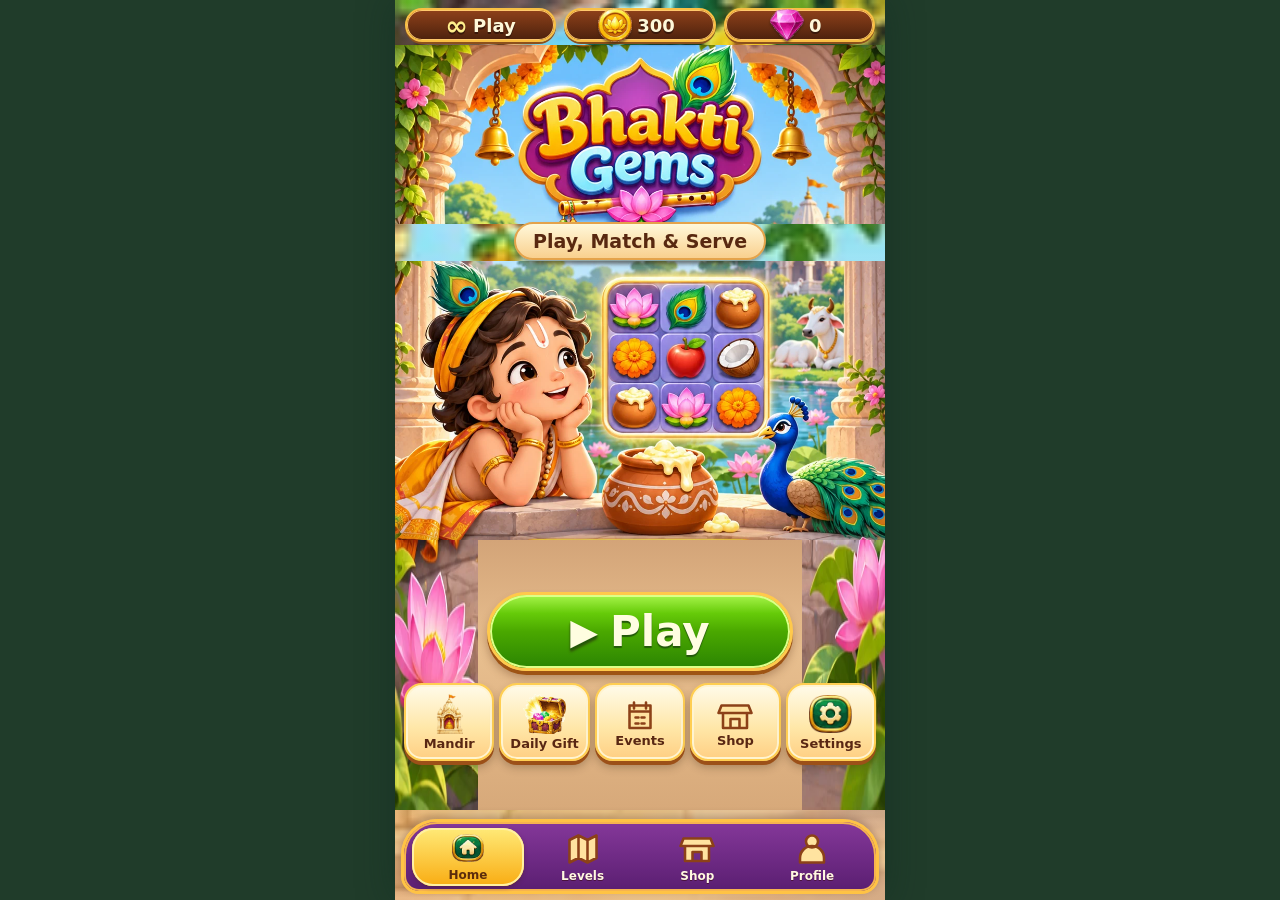
<file: index.html>
<!doctype html><html lang="en"><head><meta charset="utf-8"><meta name="viewport" content="width=device-width,initial-scale=1,viewport-fit=cover"><meta name="theme-color" content="#69217e"><meta name="description" content="Bhakti Gems: a joyful devotional match-three puzzle game. Play, match and serve."><link rel="manifest" href="manifest.webmanifest"><link rel="icon" href="icon.svg"><link rel="stylesheet" href="game.css?v=2.5"><title>Bhakti Gems – Play, Match &amp; Serve</title><style>#startup{position:relative;margin:20vh auto 0;text-align:center;width:88%;max-width:360px;padding:22px;background:#fff3d1;border:3px solid #ffbf40;border-radius:24px;color:#542713}#startup img{width:78%;margin:auto}#startup p{font-size:15px}#startup button{width:100%;margin-top:10px}.startup-error{white-space:pre-wrap;overflow-wrap:anywhere;font-size:12px}</style><style>
/* 2.3 stable mobile board and responsive map */
.app{width:100%;max-width:490px;min-width:0;min-height:100vh;min-height:100dvh}
#screen{width:100%;min-width:0;max-width:100%;padding-bottom:90px}
.app[data-page="home"] #screen{padding-bottom:90px}
.nav:not(.hidden){position:fixed;left:50%;bottom:env(safe-area-inset-bottom,0px);transform:translateX(-50%);width:calc(100% - 12px);max-width:478px;margin:0 0 6px;z-index:9}
.map{width:100%;max-width:100%;min-width:0;aspect-ratio:auto;height:clamp(1080px,280vw,1240px);min-height:0;overflow:hidden}
.map .node{width:clamp(40px,11vw,48px);height:clamp(40px,11vw,48px)}
.map .landmark{z-index:0;opacity:.94}.map .node.current{z-index:3}
.app[data-page="game"] #screen{min-height:100vh;min-height:100dvh;padding-bottom:8px;justify-content:flex-start;gap:3px}
.app[data-page="game"] .board-wrap{width:min(96%,430px,calc((100dvh - 250px)*.875));min-width:min(100%,245px);max-width:100%;margin:auto}
.tile{display:block;overflow:visible;isolation:auto;min-height:0;min-width:0}
.tile .piece{position:absolute;inset:4%;width:92%;height:92%;object-fit:contain;border-radius:0;filter:drop-shadow(0 2px 1px #39204c80);will-change:auto}
.tile .power{inset:4%;width:92%;height:92%;animation:none;filter:drop-shadow(0 0 4px #ffec83)}
.tile.has-power .piece{opacity:0}
.tile .piece.drop,.tile .power.drop{animation:gemFall .28s cubic-bezier(.24,.68,.35,1.04) both}
.tile .piece.pop,.tile .power.pop{animation:gemPop .19s ease-in both}
.tile .hit{background:radial-gradient(circle,#fffbd4 0%,#ffe27266 30%,transparent 70%);animation:flash .20s forwards;pointer-events:none}
.tile .moss+.piece{opacity:1}.tile.has-power .moss+.piece{opacity:0}
.tile.selected .piece{transform:scale(.94)}.tile.selected{outline:2px solid #fff5ad;outline-offset:-1px}
.tile .spark{position:absolute;z-index:7;left:50%;top:50%;width:5px;height:5px;background:#fff7ad;border-radius:50%;box-shadow:0 0 4px #ffc62e;pointer-events:none;animation:gemSpark .27s ease-out forwards}
.tile [hidden]{display:none!important}.board.is-busy .tile{cursor:progress}
.target b{font-variant-numeric:tabular-nums}
@keyframes gemFall{0%{transform:translateY(var(--from))}85%{transform:translateY(2px)}100%{transform:translateY(0)}}
@keyframes gemPop{0%{transform:scale(1);opacity:1}35%{transform:scale(1.14);opacity:1}100%{transform:scale(.22);opacity:0}}
@keyframes gemSpark{from{transform:translate(-50%,-50%) scale(1);opacity:1}to{transform:translate(calc(-50% + var(--dx)),calc(-50% + var(--dy))) scale(.2);opacity:0}}
@media(max-height:700px){.app[data-page="game"] .board-wrap{width:min(96%,430px,calc((100dvh - 220px)*.875))}.objective-row{margin-top:3px}.boosters{margin-top:4px}.game-foot{padding-bottom:4px}}
@media(prefers-reduced-motion:reduce){.tile .spark{display:none}}
</style><style>
.tile:not(.has-power) .piece{opacity:1}.tile.has-power .piece{opacity:0}.tile .power[hidden]{display:none!important}.tile .piece,.tile .power{pointer-events:none}
</style><style>
/* Mandir scene: anchored decorations and clear altar. */
.mandir-stage{aspect-ratio:1.05;isolation:isolate;background-position:center;}
.mandir-stage .deity{left:50%;top:49%;width:34%;height:44%;z-index:3;box-shadow:none;filter:drop-shadow(0 2px 4px #7a3e2355)}
.mandir-stage .placed{z-index:4;filter:drop-shadow(0 3px 2px #53342055);height:auto;max-height:var(--size);object-fit:contain;pointer-events:none}
.mandir-stage .placed[data-slot="3"]{top:12%!important;width:46%!important;max-height:22%;object-fit:fill;z-index:2}
.mandir-stage .placed[data-slot="13"]{z-index:1;width:70%!important;max-height:48%;top:28%!important}
.mandir-stage .placed[data-slot="0"]{z-index:5}
.mandir-stage .placed[data-slot="6"]{max-height:26%}
.mandir-stage .placed[data-slot="7"]{z-index:1}
.mandir-stage .placed[data-slot="9"]{z-index:2}
.catalog-tabs{scrollbar-width:none;gap:5px;padding:8px 1px 11px;overscroll-behavior-x:contain}
.catalog-tabs::-webkit-scrollbar{display:none}
.catalog-tabs button{flex:0 0 auto;min-height:40px;padding:7px 12px}
.app[data-page="mandir"] .catalog .item img{width:100%;height:84px;object-fit:contain;object-position:center}
.app[data-page="mandir"] .catalog .item{min-width:0}
.app[data-page="mandir"] #screen{padding-bottom:110px}
</style></head><body><div id="app" class="app" data-page="home"><div class="scene" aria-hidden="true"></div><header id="resources" class="resources"></header><main id="screen"><section id="startup" role="status"><img src="assets/reference/brand.png" alt="Bhakti Gems"><h2>Bhakti Gems</h2><p id="boot-message">Starting the game…</p><button id="boot-retry" type="button" style="display:none">Reload game</button><p id="boot-error" class="startup-error"></p></section></main><nav id="nav" class="nav" aria-label="Game navigation"></nav><div id="particles" aria-hidden="true"></div></div><div id="modal"></div><div id="toast" role="status" aria-live="polite"></div><noscript>This game needs JavaScript.</noscript><script>(function(){var retry=document.getElementById('boot-retry');retry.onclick=function(){var reload=function(){location.replace(location.pathname+'?refresh='+Date.now())};try{if(navigator.serviceWorker){navigator.serviceWorker.getRegistrations().then(function(rs){return Promise.all(rs.map(function(r){return r.unregister()}))}).then(reload,reload);return}}catch(e){}reload()};window.__bhaktiFail=function(e){if(window.__bhaktiReady)return;var panel=document.getElementById('startup');if(!panel){panel=document.createElement('section');panel.id='startup';panel.innerHTML='<h2>Bhakti Gems</h2><p id="boot-message"></p><button id="boot-retry" type="button">Reload game</button><p id="boot-error" class="startup-error"></p>';document.getElementById('screen').replaceChildren(panel);document.getElementById('boot-retry').onclick=retry.onclick}document.getElementById('boot-message').textContent='The game could not start. Tap Reload game.';document.getElementById('boot-retry').style.display='block';document.getElementById('boot-error').textContent=e?String(e.message||e).slice(0,180):''};window.addEventListener('error',function(e){window.__bhaktiFail(e.error||e.message)});setTimeout(function(){if(!window.__bhaktiReady)window.__bhaktiFail('Startup timeout')},4500)})();</script><script>/* Bhakti Gems: independent match-three rules. No browser dependencies. */
(function(root,factory){const E=factory();if(typeof module==='object'&&module.exports)module.exports=E;else root.BGEngine=E})(typeof globalThis==='object'?globalThis:this,()=>{
'use strict';const W=7,H=8,N=W*H,K=6;const range=n=>Array.from({length:n},(_,i)=>i);const rand=(rng=Math.random)=>Math.floor(rng()*K);const adjacent=(a,b)=>Number.isInteger(a)&&Number.isInteger(b)&&a>=0&&b>=0&&a<N&&b<N&&Math.abs(a%W-b%W)+Math.abs(Math.floor(a/W)-Math.floor(b/W))===1;function swapArray(b,a,c){[b[a],b[c]]=[b[c],b[a]]}function runs(b){let out=[];for(let r=0;r<H;r++)for(let c=0;c<W;){let z=c+1;while(z<W&&b[r*W+z]===b[r*W+c])z++;if(z-c>=3&&b[r*W+c]>=0)out.push({axis:'row',cells:range(z-c).map(i=>r*W+c+i)});c=z}for(let c=0;c<W;c++)for(let r=0;r<H;){let z=r+1;while(z<H&&b[z*W+c]===b[r*W+c])z++;if(z-r>=3&&b[r*W+c]>=0)out.push({axis:'col',cells:range(z-r).map(i=>(r+i)*W+c)});r=z}return out}
function legal(b,powers={}){for(let i=0;i<N;i++)for(const j of [i+1,i+W]){if(!adjacent(i,j))continue;if(powers[i]||powers[j])return [i,j];swapArray(b,i,j);let good=runs(b).length>0;swapArray(b,i,j);if(good)return [i,j]}return null}
function fresh(rng=Math.random){for(let tries=0;tries<500;tries++){const b=[];for(let i=0;i<N;i++){const allowed=range(K).filter(k=>!(i%W>=2&&b[i-1]===k&&b[i-2]===k)&&!(i>=2*W&&b[i-W]===k&&b[i-2*W]===k));b.push(allowed[Math.floor(rng()*allowed.length)])}if(legal(b))return b}throw Error('Board generation failed')}
function config(level){const l=Math.max(1,Math.min(100,level|0)),chapter=Math.floor((l-1)/20),idx=(l-1)%20;let a=(l-1)%K,b=(l+2)%K;const targets={[a]:l===1?8:12+chapter*2+Math.floor(idx/6)};if(l>1)targets[b]=l===2?8:9+chapter*2+Math.floor(idx/7);if(l>65&&l%3===0)targets[(l+1)%K]=8+chapter;const moss=chapter===0?0:Math.min(18,4+chapter*2+Math.floor(idx/5));return {level:l,moves:Math.max(22,32-chapter-Math.floor(idx/7)),targets,moss,chapter}}
function create(l,rng=Math.random){const c=config(l),moss=Array(N).fill(false),cells=range(N);for(let i=0;i<c.moss;i++){const k=Math.floor(rng()*cells.length);moss[cells.splice(k,1)[0]]=true}return {level:c.level,moves:c.moves,targets:{...c.targets},originalTargets:{...c.targets},moss,originalMoss:c.moss,board:fresh(rng),powers:{},score:0,earned:0}}
function valid(g){return !!g&&Number.isInteger(g.level)&&g.level>=1&&g.level<=100&&Number.isInteger(g.moves)&&g.moves>=0&&g.moves<=999&&Array.isArray(g.board)&&g.board.length===N&&g.board.every(k=>Number.isInteger(k)&&k>=0&&k<K)&&Array.isArray(g.moss)&&g.moss.length===N&&g.moss.every(k=>typeof k==='boolean')&&g.targets&&Object.entries(g.targets).every(([k,v])=>/^([0-5])$/.test(k)&&Number.isInteger(v)&&v>=0&&v<=999)&&g.originalTargets&&Object.keys(g.originalTargets).length>0&&g.powers&&Object.entries(g.powers).every(([k,v])=>Number.isInteger(+k)&&+k>=0&&+k<N&&['row','col','rainbow','burst'].includes(v))&&Number.isFinite(g.score)&&g.score>=0}
function swap(g,a,b){swapArray(g.board,a,b);const x=g.powers[a],y=g.powers[b];delete g.powers[a];delete g.powers[b];if(x)g.powers[b]=x;if(y)g.powers[a]=y}
function plan(g,preferred=-1,forced=[]){const rr=runs(g.board),remove=new Set([...rr.flatMap(x=>x.cells),...forced]),spawns={};if(!remove.size)return null;
// Cross/T-shape first; then 5-match, then line clears. Preserve a single special tile.
const crosses=[...remove].filter(i=>rr.filter(r=>r.cells.includes(i)).length>1);for(const i of crosses){if(!g.powers[i]&&!forced.includes(i)){spawns[i]='burst';break}}
for(const run of [...rr].sort((a,b)=>b.cells.length-a.cells.length)){if(run.cells.length<4||run.cells.some(i=>spawns[i]))continue;const at=run.cells.includes(preferred)?preferred:run.cells[Math.floor(run.cells.length/2)];if(!g.powers[at]&&!forced.includes(at))spawns[at]=run.cells.length>=5?'rainbow':run.axis;}
for(const i of Object.keys(spawns))remove.delete(+i);const queue=[...remove],triggered=[];for(const i of queue){const power=g.powers[i];if(!power)continue;triggered.push({i,power});let extra=[];if(power==='row')extra=range(W).map(j=>Math.floor(i/W)*W+j);else if(power==='col')extra=range(H).map(j=>j*W+i%W);else if(power==='rainbow')extra=range(N).filter(j=>g.board[j]===g.board[i]);else if(power==='burst')extra=range(N).filter(j=>Math.abs(j%W-i%W)<=1&&Math.abs(Math.floor(j/W)-Math.floor(i/W))<=1);for(const j of extra){if(!remove.has(j)){delete spawns[j];remove.add(j);queue.push(j)}}}return {remove:[...remove],spawns,triggered}}
function apply(g,p,chain=1,rng=Math.random){let hits=0;for(const i of p.remove){const k=g.board[i];if(k in g.targets&&g.targets[k]>0){g.targets[k]--;hits++}if(g.moss[i]){g.moss[i]=false;hits++}g.board[i]=-1;delete g.powers[i];g.score+=50*Math.min(5,chain)}for(const [i,power] of Object.entries(p.spawns)){g.powers[i]=power;if(g.moss[i])g.moss[i]=false;g.score+=50}let next={},drops={};for(let c=0;c<W;c++){let w=H-1;for(let r=H-1;r>=0;r--){let i=r*W+c;if(g.board[i]<0)continue;let j=w*W+c;g.board[j]=g.board[i];if(g.powers[i])next[j]=g.powers[i];if(w!==r)drops[j]=w-r;w--}let d=w+1;for(;w>=0;w--){let j=w*W+c;g.board[j]=rand(rng);drops[j]=d}}g.powers=next;return {drops,hits}}
function won(g){return Object.values(g.targets).every(v=>v===0)&&!g.moss.some(Boolean)}function shuffle(g,rng=Math.random){g.board=fresh(rng);g.powers={}}function stars(g){const c=config(g.level);return g.moves>=Math.ceil(c.moves*.32)?3:g.moves>=Math.ceil(c.moves*.13)?2:1}function progress(g){let all=Object.values(g.originalTargets).reduce((a,b)=>a+b,0)+(g.originalMoss||0),left=Object.values(g.targets).reduce((a,b)=>a+b,0)+g.moss.filter(Boolean).length;return Math.max(0,Math.min(1,(all-left)/Math.max(1,all)))}return {W,H,N,K,range,adjacent,runs,legal,fresh,config,create,valid,swap,plan,apply,won,shuffle,stars,progress};});

;try{(function(){
/* Bhakti Gems – illustrated mobile game. All progress stays on this device. */
'use strict';
const E=window.BGEngine,$=id=>document.getElementById(id),app=$('app'),screen=$('screen'),nav=$('nav');
const S='sprites/',D='decor/',X='extras/',R='reference/',B='backgrounds/';
const pieces=['lotus','feather','pot','marigold','apple','coconut'];const pieceArt=[S+'lotus',S+'peacock-feather',S+'butter-pot',S+'marigold',X+'apple',S+'coconut'];const names=['lotus','feather','butter','marigold','apple','coconut'];const powerArt={row:S+'rocket',col:S+'cross',rainbow:S+'rainbow',burst:S+'bomb'};const chapters=['gokul','vrindavan','govardhan','yamuna','mathura'];const chapterArt=chapters.map(x=>X+x);
const dictionary={
play:['Play','खेलें','खेळा'],continuePlay:['Continue','जारी रखें','पुढे खेळा'],home:['Home','होम','मुख्यपृष्ठ'],levels:['Levels','स्तर','पातळ्या'],shop:['Shop','दुकान','दुकान'],profile:['Profile','प्रोफ़ाइल','प्रोफाइल'],mandir:['Mandir','मंदिर','मंदिर'],daily:['Daily Gift','दैनिक उपहार','रोजची भेट'],events:['Events','उत्सव','उत्सव'],settings:['Settings','सेटिंग्स','सेटिंग्ज'],tag:['Play, Match & Serve','खेलें, मिलाएँ और सेवा करें','खेळा, जुळवा आणि सेवा करा'],free:['Unlimited play','असीमित खेल','अमर्याद खेळ'],coins:['Coins','सिक्के','नाणी'],gems:['Gems','रत्न','रत्ने'],chapter:['Chapter','अध्याय','अध्याय'],level:['Level','स्तर','पातळी'],gokul:['Gokul','गोकुल','गोकुळ'],vrindavan:['Vrindavan','वृंदावन','वृंदावन'],govardhan:['Govardhan','गोवर्धन','गोवर्धन'],yamuna:['Yamuna','यमुना','यमुना'],mathura:['Mathura','मथुरा','मथुरा'],previous:['Previous','पिछला','मागील'],next:['Next','अगला','पुढील'],locked:['Locked','बंद','बंद'],moves:['Moves','चालें','चाली'],score:['Score','अंक','गुण'],objective:['Objective','लक्ष्य','उद्दिष्ट'],collect:['Collect','इकट्ठा करें','गोळा करा'],clear:['Clear','हटाएँ','काढा'],lotus:['Lotus','कमल','कमळ'],feather:['Peacock feather','मोर पंख','मोरपीस'],butter:['Butter pot','माखन मटकी','लोण्याचे मडके'],marigold:['Marigold','गेंदा','झेंडू'],apple:['Apple','सेब','सफरचंद'],coconut:['Coconut','नारियल','नारळ'],grass:['Garden patches','बगीचे की क्यारियाँ','बागेचे तुकडे'],hammer:['Hammer','हथौड़ा','हातोडा'],shuffle:['Shuffle','फेरबदल','फेरबदल'],extra:['Extra moves','अतिरिक्त चालें','अतिरिक्त चाली'],hint:['Hint','संकेत','सूचना'],pause:['Pause','रोकें','थांबा'],paused:['Paused','खेल रुका है','खेळ थांबला'],resume:['Resume','जारी रखें','पुन्हा सुरू करा'],replay:['Replay','फिर खेलें','पुन्हा खेळा'],nextLevel:['Next Level','अगला स्तर','पुढील पातळी'],win:['Level Complete!','स्तर पूरा!','पातळी पूर्ण!'],lose:['Try Again!','फिर प्रयास करें!','पुन्हा प्रयत्न करा!'],out:['Out of moves','चालें समाप्त','चाली संपल्या'],encourage:['Every try is a chance to learn.','हर प्रयास सीखने का अवसर है।','प्रत्येक प्रयत्न म्हणजे शिकण्याची संधी.'],remaining:['Still to collect','बाकी लक्ष्य','उरलेले उद्दिष्ट'],rewards:['Rewards Gained','प्राप्त पुरस्कार','मिळालेले बक्षीस'],newHigh:['New High Score!','नया सर्वोच्च अंक!','नवीन सर्वोच्च गुण!'],complete:['Complete','पूर्ण','पूर्ण'],wonderful:['Wonderful!','बहुत बढ़िया!','खूप छान!'],combo:['Combo','कॉम्बो','कॉम्बो'],noBooster:['No booster available. Earn coins in the game.','बूस्टर नहीं है। खेल में सिक्के कमाएँ।','बूस्टर नाही. खेळात नाणी मिळवा.'],noCoins:['Not enough coins yet.','अभी पर्याप्त सिक्के नहीं हैं।','अजून पुरेशी नाणी नाहीत.'],tapHammer:['Tap any tile to clear it.','हटाने के लिए किसी टाइल को चुनें।','काढण्यासाठी कोणतीही टाइल निवडा.'],cancelled:['Hammer cancelled.','हथौड़ा रद्द।','हातोडा रद्द.'],refreshed:['New moves available!','नई चालें उपलब्ध!','नवीन चाली उपलब्ध!'],instructions:['Swipe or tap two adjacent pieces to match 3.','तीन समान वस्तुएँ मिलाने के लिए पास की दो टाइलें बदलें।','तीन समान वस्तू जुळवण्यासाठी शेजारच्या टाइल्स बदला.'],tutorial:['Match 3 of the same objects. Four or five make special powers!','तीन समान वस्तुएँ मिलाएँ। चार या पाँच से विशेष शक्ति बनती है!','तीन समान वस्तू जुळवा. चार किंवा पाचने विशेष शक्ती मिळते!'],tutorialGarden:['Match on green patches to clear the garden.','हरी क्यारियों पर वस्तुएँ मिलाकर बगीचा साफ करें।','हिरव्या तुकड्यांवर वस्तू जुळवून बाग स्वच्छ करा.'],gotIt:['Got it','समझ गया','समजले'],decorate:['Decorate','सजाएँ','सजवा'],decorations:['Decorations','सजावट','सजावट'],garden:['Garden','बगीचा','बाग'],lamps:['Lamps','दीपक','दिवे'],garlands:['Garlands','मालाएँ','हार'],items:['Items','वस्तुएँ','वस्तू'],all:['All','सभी','सर्व'],apply:['Apply','लगाएँ','लावा'],applied:['Applied','लगाया गया','लावले'],remove:['Remove','हटाएँ','काढा'],save:['Save','सहेजें','जतन करा'],reset:['Reset','रीसेट','रीसेट'],saved:['Mandir saved!','मंदिर सहेजा गया!','मंदिर जतन झाले!'],resetConfirm:['Remove all decorations? You keep your unlocked items.','सभी सजावट हटाएँ? आपकी प्राप्त वस्तुएँ सुरक्षित रहेंगी।','सर्व सजावट काढायची? मिळवलेल्या वस्तू राहतील.'],cancel:['Cancel','रद्द करें','रद्द करा'],confirm:['Confirm','पुष्टि करें','निश्चित करा'],decorHelp:['Earn coins in puzzles and decorate your mandir. All items are virtual.','पहेलियाँ खेलकर सिक्के कमाएँ और मंदिर सजाएँ। सभी वस्तुएँ आभासी हैं।','कोडी खेळून नाणी मिळवा आणि मंदिर सजवा. सर्व वस्तू आभासी आहेत.'],peacockCrest:['Peacock crest','मोर पंख सजावट','मोरपीस सजावट'],bells:['Temple bells','मंदिर घंटियाँ','मंदिराच्या घंटा'],lotusLamp:['Lotus lamp','कमल दीप','कमळ दीप'],flowerGarland:['Flower garland','फूलों की माला','फुलांचा हार'],butterPot:['Butter pot','माखन मटकी','लोण्याचे मडके'],tulsi:['Tulsi plant','तुलसी पौधा','तुळशीचे रोप'],swing:['Festival swing','उत्सव झूला','उत्सव झोका'],flowerTree:['Flower tree','फूलों का पेड़','फुलांचे झाड'],flowerBush:['Flower bush','फूलों की झाड़ी','फुलांचे झुडूप'],fence:['Garden fence','बगीचे की बाड़','बागेचे कुंपण'],calf:['Calf','बछड़ा','वासरू'],cow:['Cow','गाय','गाय'],peacock:['Peacock','मोर','मोर'],flowerArch:['Flower arch','फूलों का तोरण','फुलांचे तोरण'],rock:['Garden stone','बगीचे का पत्थर','बागेचा दगड'],conch:['Conch decoration','शंख सजावट','शंख सजावट'],fruit:['Fruit basket','फलों की टोकरी','फळांची टोपली'],brassLamp:['Brass lamp','पीतल का दीप','पितळी दिवा'],mandirModel:['Temple ornament','मंदिर सजावट','मंदिर सजावट'],boosters:['Boosters','बूस्टर','बूस्टर'],shopHelp:['Use coins earned by playing. No real-money purchases.','खेल में कमाए सिक्के उपयोग करें। असली पैसे से खरीद नहीं।','खेळात मिळवलेली नाणी वापरा. खऱ्या पैशांची खरेदी नाही.'],hammerDesc:['Clear any single piece','कोई एक वस्तु हटाएँ','कोणतीही एक वस्तू काढा'],shuffleDesc:['Make a fresh board','नया बोर्ड बनाएँ','नवीन बोर्ड तयार करा'],extraDesc:['Add 5 moves','5 अतिरिक्त चालें','5 अतिरिक्त चाली'],owned:['Owned','उपलब्ध','उपलब्ध'],purchased:['Booster added!','बूस्टर जुड़ा!','बूस्टर मिळाला!'],dailyTitle:['Daily Seva Gift','दैनिक सेवा उपहार','दैनिक सेवा भेट'],dailyHelp:['A little gift whenever you visit. Missed days never reset your rewards.','हर बार आने पर छोटा उपहार। छूटे दिन पुरस्कार रीसेट नहीं करते।','भेट दिल्यावर छोटी भेट. एखादा दिवस चुकला तरी बक्षिसे रीसेट होत नाहीत.'],day:['Day','दिन','दिवस'],claim:['Claim gift','उपहार लें','भेट घ्या'],claimed:['Claimed today','आज ले लिया','आज घेतले'],giftAdded:['Gift collected!','उपहार मिल गया!','भेट मिळाली!'],festival:['Festival Seva','उत्सव सेवा','उत्सव सेवा'],festivalName:['Flower garden challenge','फूलों के बगीचे की चुनौती','फुलांच्या बागेचे आव्हान'],festivalHelp:['Complete 5 new levels to earn a garden reward. No deadline.','बगीचे का उपहार पाने के लिए 5 नए स्तर पूरे करें। कोई समय सीमा नहीं।','बागेचे बक्षीस मिळवण्यासाठी 5 नवीन पातळ्या पूर्ण करा. वेळेची मर्यादा नाही.'],festivalDone:['Festival reward collected','उत्सव पुरस्कार मिल गया','उत्सव बक्षीस मिळाले'],claimEvent:['Claim reward','पुरस्कार लें','बक्षीस घ्या'],sound:['Sound effects','ध्वनि प्रभाव','ध्वनी प्रभाव'],music:['Background music','पृष्ठभूमि संगीत','पार्श्वसंगीत'],musicVolume:['Music volume','संगीत की आवाज़','संगीताचा आवाज'],soundVolume:['Effects volume','ध्वनि की आवाज़','ध्वनीचा आवाज'],motion:['Visual effects','दृश्य प्रभाव','दृश्य प्रभाव'],language:['Language','भाषा','भाषा'],on:['On','चालू','चालू'],off:['Off','बंद','बंद'],privacy:['No account, ads or real-money purchases. Your game progress stays on this device.','कोई खाता, विज्ञापन या असली पैसे की खरीद नहीं। आपकी प्रगति इसी उपकरण पर रहती है।','खाते, जाहिराती किंवा खऱ्या पैशांची खरेदी नाही. प्रगती याच उपकरणावर राहते.'],offline:['Works offline after first load','पहली बार खुलने के बाद ऑफलाइन चलता है','पहिल्यांदा उघडल्यानंतर ऑफलाइन चालतो'],completed:['Levels completed','पूरे स्तर','पूर्ण पातळ्या'],totalStars:['Total stars','कुल सितारे','एकूण तारे'],bestScore:['Best score','सर्वोच्च अंक','सर्वोच्च गुण'],collection:['Collection','संग्रह','संग्रह'],story:['Seva story','सेवा कथा','सेवा कथा'],story1:['Offer flowers with love and care.','प्रेम और ध्यान से फूल अर्पित करें।','प्रेमाने आणि काळजीने फुले अर्पण करा.'],story2:['Care for cows and all living beings with kindness.','गायों और सभी जीवों की दया से देखभाल करें।','गायी आणि सर्व जीवांची दयाळूपणे काळजी घ्या.'],story3:['Share prasadam with others and bring joy.','दूसरों के साथ प्रसाद बाँटें और आनंद फैलाएँ।','इतरांसोबत प्रसाद वाटा आणि आनंद पसरवा.'],story4:['Keep the gardens and river surroundings clean.','बगीचों और नदी के आसपास स्वच्छता रखें।','बाग आणि नदीचा परिसर स्वच्छ ठेवा.'],story5:['Sing, listen and serve together with gratitude.','कृतज्ञता से साथ गाएँ, सुनें और सेवा करें।','कृतज्ञतेने एकत्र गा, ऐका आणि सेवा करा.'],finished:['All chapters complete!','सभी अध्याय पूरे!','सर्व अध्याय पूर्ण!'],back:['Back','वापस','मागे'],error:['The board was recovered. Try another move.','बोर्ड ठीक हो गया। दूसरी चाल चलें।','बोर्ड पुन्हा तयार झाला. दुसरी चाल करा.'],storage:['Progress could not be saved on this device.','इस उपकरण पर प्रगति सहेजी नहीं जा सकी।','या उपकरणावर प्रगती जतन झाली नाही.'],confirmReplay:['Restart this level?','इस स्तर को फिर शुरू करें?','ही पातळी पुन्हा सुरू करायची?'],confirmExit:['Your current game will be saved.','वर्तमान खेल सहेजा जाएगा।','सध्याचा खेळ जतन होईल.'],keepPlaying:['Keep playing','खेलते रहें','खेळत राहा'],privacyTitle:['Your progress','आपकी प्रगति','तुमची प्रगती'],version:['Version','संस्करण','आवृत्ती'],howTo:['How to play','कैसे खेलें','कसे खेळायचे'],special:['Special piece','विशेष वस्तु','विशेष वस्तू'],close:['Close','बंद करें','बंद करा'],rewardShop:['Seva supplies','सेवा सामग्री','सेवा साहित्य'],scoreLabel:['Points','अंक','गुण'],menu:['Menu','मेनू','मेनू'],new:['New','नया','नवीन'],notAvailable:['Not available','उपलब्ध नहीं','उपलब्ध नाही']};
const decor=[["peacockCrest","sprites/peacock-feather",120,"decorations",50,8,12],["bells","extras/bell",100,"decorations",19,23,13],["lotusLamp","sprites/rainbow-lotus",150,"lamps",73,79,15],["flowerGarland","decor/garland",120,"garlands",50,11,47],["butterPot","sprites/butter-pot",80,"items",35,87,16],["tulsi","decor/tulsi",100,"garden",12,75,16],["swing","decor/swing",250,"decorations",82,60,22],["flowerTree","decor/flower-tree",200,"garden",87,37,24],["flowerBush","decor/flower-bush",90,"garden",14,63,16],["fence","decor/fence",100,"garden",50,96,36],["calf","decor/calf",180,"items",71,89,14],["cow","decor/cow",240,"items",13,88,19],["peacock","decor/peacock",200,"items",91,88,15],["flowerArch","decor/flower-arch",250,"garlands",50,27,70],["rock","decor/rock",60,"garden",89,96,12],["conch","extras/conch",120,"items",60,86,11],["fruit","sprites/fruit-plate",100,"items",49,89,14],["brassLamp","decor/lamp",140,"lamps",23,63,13],["mandirModel","decor/mandir",260,"decorations",89,16,13]];
const boostArt=[S+'hammer',S+'shuffle',S+'banner-scroll'];const boostKeys=['hammer','shuffle','extra'];const boostPrices=[80,60,100];
const defaults=()=>({version:2,coins:300,gems:0,unlocked:1,stars:{},scores:{},boost:[2,2,1],owned:[],placed:[],day:0,lastDay:'',eventClaimed:false,sound:true,music:true,audioRev:1,musicLevel:55,soundLevel:85,motion:!(typeof window.matchMedia==='function'&&window.matchMedia('(prefers-reduced-motion: reduce)').matches),lang:'en',active:null,tutorial:false,gardenTutorial:false});
function saneNum(x,d,max=1e9){return Number.isFinite(x)&&x>=0?Math.min(max,Math.floor(x)):d}function readSave(){let d=defaults();try{const n=localStorage.getItem('bg-v2'),old=localStorage.getItem('bg-v1');let x=JSON.parse(n||old||'{}');if(!x||typeof x!=='object')return d;d.coins=saneNum(x.coins,300);d.gems=saneNum(x.gems,0);d.unlocked=Math.max(1,saneNum(x.unlocked,1,100));d.day=saneNum(x.day,0);d.lastDay=typeof x.lastDay==='string'?x.lastDay:'';for(const l of E.range(100).map(i=>i+1)){let s=saneNum(x.stars?.[l],0,3);if(s)d.stars[l]=s;let v=saneNum(x.scores?.[l],0);if(v)d.scores[l]=v}d.boost=d.boost.map((v,i)=>saneNum(x.boost?.[i],v,999));d.owned=Array.isArray(x.owned)?[...new Set(x.owned.filter(i=>Number.isInteger(i)&&i>=0&&i<decor.length))]:[];if(!n&&old){const ids=[3,1,2,5,0,8,4,6];if(Array.isArray(x.owned))d.owned=[...new Set(x.owned.map(i=>ids[i]).filter(Number.isInteger))];if(Array.isArray(x.placed))x.placed=x.placed.map(i=>ids[i]).filter(Number.isInteger)}d.placed=Array.isArray(x.placed)?[...new Set(x.placed.filter(i=>d.owned.includes(i)))]:[];for(const k of ['eventClaimed','sound','motion','tutorial','gardenTutorial'])if(typeof x[k]==='boolean')d[k]=x[k];if(x.audioRev===1&&typeof x.music==='boolean')d.music=x.music;d.musicLevel=saneNum(x.musicLevel,55,100);d.soundLevel=saneNum(x.soundLevel,85,100);if(['en','hi','mr'].includes(x.lang))d.lang=x.lang;if(E.valid(x.active)&&x.active.level<=d.unlocked)d.active=x.active;return d}catch{return d}}
let state=readSave(),page='home',chapter=Math.floor((state.unlocked-1)/20),filter='all',game=null,selected=-1,busy=false,paused=false,hammer=false,modalType='',audio=null,musicTimer=null,musicStep=0,toastTimer=null,gesture=null,suppress=0;const tr=k=>dictionary[k]?.[['en','hi','mr'].indexOf(state.lang)]??k;const fmt=n=>Number(n).toLocaleString(state.lang==='en'?'en-IN':state.lang==='hi'?'hi-IN':'mr-IN');const deep=o=>JSON.parse(JSON.stringify(o));const wait=ms=>new Promise(r=>setTimeout(r,state.motion?ms:0));
function persist(){try{localStorage.setItem('bg-v2',JSON.stringify(state));return true}catch{toast(tr('storage'));return false}}
const pngAssets=new Set(["decor/calf","decor/cow","decor/fence","decor/flower-arch","decor/flower-bush","decor/flower-tree","decor/garland","decor/krishna-calf","decor/krishna-happy","decor/krishna-prayer","decor/krishna-smile","decor/krishna-surprised","decor/krishna-thumbs-up","decor/lamp","decor/mandir","decor/peacock","decor/rock","decor/swing","decor/tulsi","extras/apple","extras/bell","extras/closed-chest","extras/conch","extras/gokul","extras/govardhan","extras/grapes","extras/krishna-and-cow","extras/mango","extras/mathura","extras/reward-chest","extras/tulsi-leaves","extras/vrindavan","extras/yamuna","reference/brand","reference/krishna-idle","reference/krishna-lose","reference/krishna-win","sprites/banner-scroll","sprites/bomb","sprites/brush","sprites/butter-pot","sprites/button-back","sprites/button-home","sprites/button-pause","sprites/button-play","sprites/button-replay","sprites/button-settings","sprites/coconut","sprites/coin","sprites/cross","sprites/fruit-plate","sprites/gem-green","sprites/gem-pink","sprites/hammer","sprites/key","sprites/lock","sprites/logo","sprites/lotus","sprites/marigold","sprites/panel-green","sprites/peacock-feather","sprites/progress-stars","sprites/rainbow-lotus","sprites/rainbow","sprites/rocket","sprites/shuffle","sprites/star-empty","sprites/star"]);const assetPath=src=>'assets/'+src+(pngAssets.has(src)?'.png':'.webp');
function pic(src,cls='',alt=''){return '<img class="'+cls+'" src="'+assetPath(src)+'" alt="'+alt+'" draggable="false" decoding="async">'}
function glyph(name){const paths={calendar:'M5 5h14v15H5z M5 9h14 M8 3v4 M16 3v4 M9 13h2 M13 13h2 M9 17h2 M13 17h2',map:'M3 6l6-3 6 3 6-3v15l-6 3-6-3-6 3z M9 3v15 M15 6v15',shop:'M4 10v10h16V10 M3 5h18l2 5H1z M9 20v-6h6v6',profile:'M12 11a4 4 0 1 0 0-8 4 4 0 0 0 0 8 M4 21v-3a8 8 0 0 1 16 0v3z',heart:'M12 21S1 14 1 7a6 6 0 0 1 11-3 6 6 0 0 1 11 3c0 7-11 14-11 14z',hint:'M9 18h6 M9 22h6 M8 15a7 7 0 1 1 8 0l-1 2H9z',plus:'M12 3v18 M3 12h18'};return '<svg aria-hidden="true" viewBox="0 0 24 24" width="36" height="36" fill="#ffe3a0" stroke="#8c4118" stroke-width="1.7" stroke-linecap="round" stroke-linejoin="round"><path d="'+(paths[name]||paths.plus)+'"/></svg>'}
function ribbon(label,cls=''){return '<div class="ribbon '+cls+'">'+tr(label)+'</div>'}function button(label,act,cls='',extra='',icon=''){return '<button class="'+cls+'" data-action="'+act+'" '+extra+'>'+icon+tr(label)+'</button>'}function ib(label,act,src){return '<button class="iconbtn" aria-label="'+tr(label)+'" title="'+tr(label)+'" data-action="'+act+'">'+pic(src)+'</button>'}function wide(label,act,cls='green',icon=''){return button(label,act,'wide '+cls,'',icon)}function top(label){return '<div class="top">'+ib('back','home',S+'button-back')+ribbon(label)+ib('settings','settings',S+'button-settings')+'</div>'}
function toast(msg){clearTimeout(toastTimer);$('toast').className='toast';$('toast').textContent=msg;toastTimer=setTimeout(()=>{$('toast').textContent=''},2200)}
let bgTrack=null,bgUnlocked=false,bgStarting=false,duckUntil=0,duckTimer=null,fadeTimer=null;
function getTrack(){if(bgTrack)return bgTrack;try{bgTrack=new Audio('assets/audio/vrindavan.mp3');bgTrack.loop=true;bgTrack.preload='auto';bgTrack.volume=0;bgTrack.setAttribute('playsinline','');return bgTrack}catch{return null}}
function musicTarget(){return Math.max(0,Math.min(1,state.musicLevel/100*(Date.now()<duckUntil?.32:1)))}
function fadeMusic(target){if(!bgTrack)return;clearInterval(fadeTimer);const from=bgTrack.volume,start=Date.now();fadeTimer=setInterval(()=>{if(!bgTrack){clearInterval(fadeTimer);return}const f=Math.min(1,(Date.now()-start)/180);try{bgTrack.volume=from+(target-from)*f}catch{}if(f>=1){clearInterval(fadeTimer);fadeTimer=null}},30)}
function stopMusic(){clearInterval(fadeTimer);fadeTimer=null;if(bgTrack){bgTrack.pause();try{bgTrack.volume=0}catch{}}}
function syncMusic(gesture=false){if(gesture)bgUnlocked=true;if(!state.music||document.hidden){stopMusic();return}if(!bgUnlocked)return;const track=getTrack();if(!track)return;if(!track.paused){fadeMusic(musicTarget());return}if(bgStarting)return;bgStarting=true;try{const p=track.play();Promise.resolve(p).then(()=>{bgStarting=false;if(!state.music||document.hidden)stopMusic();else fadeMusic(musicTarget())},()=>{bgStarting=false;bgUnlocked=false})}catch{bgStarting=false;bgUnlocked=false}}
function duckMusic(ms){if(!bgTrack||bgTrack.paused)return;duckUntil=Math.max(duckUntil,Date.now()+ms);fadeMusic(musicTarget());clearTimeout(duckTimer);duckTimer=setTimeout(()=>fadeMusic(musicTarget()),Math.max(0,duckUntil-Date.now())+20)}
function unlockAudio(){if(!state.music&&!state.sound)return;try{if(state.sound){audio=audio||new(window.AudioContext||window.webkitAudioContext)();if(audio.state==='suspended')audio.resume().catch(()=>{})}}catch{}if(state.music)syncMusic(true)}
function tone(freq,len=.16,delay=0,vol=.04,type='sine'){if(document.hidden)return;try{audio=audio||new(window.AudioContext||window.webkitAudioContext)();if(audio.state==='suspended')audio.resume().catch(()=>{});const o=audio.createOscillator(),g=audio.createGain();const at=audio.currentTime+delay;o.type=type;o.frequency.setValueAtTime(freq,at);g.gain.setValueAtTime(.0001,at);g.gain.linearRampToValueAtTime(Math.max(.0002,vol*state.soundLevel/100),at+.009);g.gain.exponentialRampToValueAtTime(.0001,at+len);o.connect(g);g.connect(audio.destination);o.start(at);o.stop(at+len+.01);o.onended=()=>{try{o.disconnect();g.disconnect()}catch{}}}catch{}}
function chime(freq,len,delay,vol){tone(freq,len,delay,vol);tone(freq*2.01,len*.65,delay,vol*.21);tone(freq*3,len*.35,delay,vol*.08)}
function sfx(kind,chain=1){if(!state.sound||!state.soundLevel||document.hidden)return;const scale=Math.min(1.25,1+(chain-1)*.035);if(kind==='tap'){tone(760,.075,0,.055,'triangle');return}if(kind==='bad'){tone(260,.12,0,.055,'triangle');tone(195,.13,.09,.045);return}const notes={match:[660,880,990],power:[392,523.25,659.25,783.99,1046.5],win:[523.25,659.25,783.99,1046.5,987.77,1046.5],lose:[659.25,587.33,523.25],reward:[783.99,987.77,1174.66],place:[440,587.33,659.25]};const sequence=notes[kind]||notes.match;const big=kind==='win'||kind==='lose'||kind==='power';if(big)duckMusic(kind==='win'?1550:850);sequence.forEach((n,i)=>chime(n*scale,big?.34:.19,i*(kind==='win'?.15:kind==='lose'?.19:.065),big?.085:.065));if(kind==='win'){[261.63,329.63,392].forEach(n=>tone(n,.58,.74,.037,'triangle'))}}
function resourceBar(){ $('resources').innerHTML='<div class="resource" title="'+tr('free')+'"><span class="infinity">∞</span>'+tr('play')+'</div><div class="resource" title="'+tr('coins')+'">'+pic(S+'coin')+fmt(state.coins)+'</div><div class="resource" title="'+tr('gems')+'">'+pic(S+'gem-pink')+fmt(state.gems)+'</div>'}
function renderNav(){nav.classList.toggle('hidden',page==='game');const tabs=[['home',S+'button-home'],['levels','map'],['shop','shop'],['profile','profile']];nav.innerHTML=tabs.map(([key,i])=>'<button aria-current="'+(key===page?'page':'false')+'" data-action="'+key+'" class="'+(key===page?'active':'')+'">'+(i.includes('/')?pic(i):glyph(i))+'<span>'+tr(key)+'</span></button>').join('')}
function show(p,scroll=true){if(busy)return;closeModal();paused=false;selected=-1;hammer=false;page=p;app.dataset.page=p;document.documentElement.lang=state.lang;document.documentElement.classList.toggle('no-motion',!state.motion);resourceBar();renderNav();let h='';if(p==='home'){h=pic(R+'home-header','brand-home','Bhakti Gems')+'<div class="tagline">'+tr('tag')+'</div>'+pic(R+'home-hero','home-hero')+'<div class="home-actions"><button class="green play" data-action="play"><span class="triangle">▶</span>'+tr(state.active?'continuePlay':'play')+'</button><div class="quick">'+[['mandir',D+'mandir'],['daily',X+'reward-chest'],['events','calendar'],['shop','shop'],['settings',S+'button-settings']].map(([k,i])=>'<button data-action="'+(k==='daily'?'events':k)+'">'+(i.includes('/')?pic(i):glyph(i))+'<span>'+tr(k)+'</span></button>').join('')+'</div></div>'}
else if(p==='levels'){h=top('levels')+'<div class="chapters">'+chapters.map((k,i)=>button(k,'chapter:'+i,i===chapter?'purple':'')).join('')+'</div>'+ribbon('chapter')+'<div class="tagline" style="text-align:center;margin:9px auto 12px;width:max-content">'+(chapter+1)+' · '+tr(chapters[chapter])+'</div>'+mapMarkup()+'<div class="chapter-footer">'+button('previous','chapter:'+(chapter-1),'',''+(chapter===0?'disabled':''))+button('next','chapter:'+(chapter+1),'',''+(chapter===4?'disabled':''))+'</div>'}
else if(p==='mandir'){h=top('mandir')+'<div class="mandir-stage" aria-label="'+tr('mandir')+'">'+pic(R+'deity','deity')+state.placed.map(i=>{const d=decor[i];return '<img class="placed" data-slot="'+i+'" src="'+assetPath(d[1])+'" alt="'+tr(d[0])+'" style="left:'+d[4]+'%;top:'+d[5]+'%;--size:'+d[6]+'%">'}).join('')+'</div><div class="catalog-tabs">'+['all','decorations','garden','lamps','garlands','items'].map(k=>button(k,'filter:'+k,filter===k?'purple':'')).join('')+'</div><div class="panel"><div class="catalog">'+decor.map((d,i)=>({d,i})).filter(({d})=>filter==='all'||d[3]===filter).map(({d,i})=>'<div class="item '+(state.placed.includes(i)?'applied':'')+'">'+pic(d[1])+'<span>'+tr(d[0])+'</span>'+(state.placed.includes(i)?'<span class="check">✓ '+tr('applied')+'</span>':'')+(state.owned.includes(i)?button(state.placed.includes(i)?'remove':'apply','decor:'+i,state.placed.includes(i)?'purple':'green'):button(fmt(d[2])+' '+tr('coins'),'decor:'+i,'green'))+'</div>').join('')+'</div><p class="muted">'+tr('decorHelp')+'</p><div class="chapter-footer">'+button('reset','resetDecor')+wide('save','saveDecor')+'</div></div>'}
else if(p==='shop'){h=top('shop')+'<div class="panel">'+ribbon('boosters')+'<p class="muted">'+tr('shopHelp')+'</p><div class="catalog shop-grid">'+boostKeys.map((k,i)=>'<div class="item">'+(i===2?'<div style="position:relative;width:100%;height:68px">'+pic(boostArt[i])+'<b style="position:absolute;inset:18px 0 0;font-size:24px">+5</b></div>':pic(boostArt[i]))+'<span>'+tr(k)+'</span><span class="muted">'+tr(k+'Desc')+'<br>'+tr('owned')+': '+state.boost[i]+'</span>'+button(fmt(boostPrices[i])+' '+tr('coins'),'buy:'+i,'green')+'</div>').join('')+'</div></div><div class="panel">'+ribbon('rewardShop')+'<div class="catalog">'+[0,3,5,6].map(i=>'<div class="item">'+pic(decor[i][1])+'<span>'+tr(decor[i][0])+'</span>'+button('decorate','mandir','purple')+'</div>').join('')+'</div></div>'}
else if(p==='events'){let today=dayKey(),claimed=state.lastDay===today,day=state.day%7,completed=Object.keys(state.stars).length,progress=Math.min(5,completed);h=top('events')+'<div class="panel">'+ribbon('dailyTitle')+'<p class="muted">'+tr('dailyHelp')+'</p><div class="catalog reward-days">'+E.range(7).map(i=>{let got=claimed&&day===0?true:i<day;return '<div class="item '+(!claimed&&i===day?'today':'')+'">'+tr('day')+' '+(i+1)+pic(i===6?X+'reward-chest':S+'coin')+'<span>'+ (got?'✓':fmt((i+1)*20))+'</span></div>'}).join('')+'</div>'+wide(claimed?'claimed':'claim','claim','green',pic(X+'reward-chest')).replace('data-action="claim"','data-action="claim" '+(claimed?'disabled':''))+'</div><div class="panel">'+ribbon('festival')+pic(B+'festival','event-art')+'<h3>'+tr('festivalName')+'</h3><p class="muted">'+tr('festivalHelp')+'</p><div class="stat">'+progress+' / 5<div class="meter" style="width:100%;margin:8px auto;--progress:'+(progress*20)+'%"></div></div>'+(state.eventClaimed?'<p>'+tr('festivalDone')+'</p>':progress===5?wide('claimEvent','claimEvent','green',pic(X+'reward-chest')):wide('play','play'))+'</div>'}
else if(p==='settings'){h=top('settings')+'<div class="panel">'+['sound','music','motion'].map(k=>'<div class="switchrow"><span>'+tr(k)+'</span>'+button(state[k]?'on':'off','toggle:'+k,state[k]?'green':'')+'</div>').join('')+'<div class="switchrow"><label for="musicLevel">'+tr('musicVolume')+'</label><input class="volume-slider" type="range" min="0" max="100" step="5" id="musicLevel" value="'+state.musicLevel+'"></div><div class="switchrow"><label for="soundLevel">'+tr('soundVolume')+'</label><input class="volume-slider" type="range" min="0" max="100" step="5" id="soundLevel" value="'+state.soundLevel+'"></div>'+'<div class="switchrow"><label for="language">'+tr('language')+'</label><select id="language"><option value="en">English</option><option value="hi">हिन्दी</option><option value="mr">मराठी</option></select></div><p class="muted">'+tr('privacy')+'</p><p class="muted">'+tr('offline')+'</p>'+wide('howTo','help','purple')+'<p class="tiny muted">'+tr('version')+' 2.5</p></div>'}
else if(p==='profile'){let completed=Object.keys(state.stars).length,stars=Object.values(state.stars).reduce((a,b)=>a+b,0);h=top('profile')+'<div class="panel"><div class="profile-row">'+pic(D+'krishna-prayer')+'<div><h2>Bhakti Gems</h2><p class="muted">'+tr('tag')+'</p></div></div><div class="stat-grid">'+[['completed',completed+'/100'],['totalStars',stars],['bestScore',Math.max(0,...Object.values(state.scores))],['collection',state.owned.length+'/'+decor.length]].map(([k,v])=>'<div class="stat">'+tr(k)+'<strong>'+v+'</strong></div>').join('')+'</div><p class="muted">'+tr('privacy')+'</p>'+wide('settings','settings')+'</div><div class="panel">'+ribbon('collection')+'<div class="catalog">'+pieceArt.map((a,i)=>'<div class="item">'+pic(a)+'<span>'+tr(names[i])+'</span></div>').join('')+'</div></div>'}
else if(p==='game'){renderGameShell();return}
screen.innerHTML=h;if(p==='settings')$('language').value=state.lang;if(scroll){window.scrollTo(0,0);if(p==='levels'){requestAnimationFrame(()=>{const current=screen.querySelector('.node.current');if(current)current.scrollIntoView({block:'center',inline:'nearest',behavior:'auto'})})}}}
function mapMarkup(){const pts=E.range(20).map(i=>{let y=93-i*(86/19);let x=50+30*Math.sin((i/19)*Math.PI*3.55+1.1);return [x,y]});let path=pts.map(([x,y],i)=>(i?'L':'M')+(x*4.4).toFixed(1)+' '+(y*7.8).toFixed(1)).join(' ');let h='<div class="map"><svg viewBox="0 0 440 780" preserveAspectRatio="none" aria-hidden="true"><path d="'+path+'" fill="none" stroke="#b4783e" stroke-width="35" stroke-linecap="round" stroke-linejoin="round"/><path d="'+path+'" fill="none" stroke="#f4d092" stroke-width="29" stroke-linecap="round" stroke-linejoin="round"/><path d="'+path+'" fill="none" stroke="#e5b378" stroke-width="2" stroke-dasharray="8 9"/></svg>';h+='<img class="landmark" style="left:2%;top:1%" src="'+assetPath(chapterArt[chapter])+'" alt=""><img class="landmark" style="right:1%;top:35%;width:27%" src="assets/'+D+'flower-tree.png" alt=""><img class="landmark" style="left:1%;bottom:7%;width:26%" src="assets/'+D+'cow.png" alt=""><img class="landmark" style="right:3%;bottom:1%;width:18%" src="assets/'+D+'peacock.png" alt="">';h+=pts.map(([x,y],i)=>{let l=chapter*20+i+1,locked=l>state.unlocked,stars=state.stars[l]||0;return '<button aria-label="'+tr('level')+' '+l+(locked?' '+tr('locked'):'')+'" data-action="level:'+l+'" class="node '+(l===state.unlocked?'current':'')+'" style="left:'+x+'%;top:'+y+'%" '+(locked?'disabled':'')+'>'+(locked?pic(S+'lock','lock')+'<span class="locked-number">'+l+'</span>':l)+(stars?'<span class="mapstars">'+E.range(3).map(j=>pic(S+(j<stars?'star':'star-empty'))).join('')+'</span>':'')+'</button>'}).join('');return h+'</div>'}
function dayKey(){const d=new Date();return d.getFullYear()+'-'+String(d.getMonth()+1).padStart(2,'0')+'-'+String(d.getDate()).padStart(2,'0')}
function snapshot(){if(game&&E.valid(game)){state.active=deep(game);persist()}}
function start(level,resume=false){if(busy||level<1||level>100||level>state.unlocked)return;game=resume&&E.valid(state.active)&&state.active.level===level?deep(state.active):E.create(level);show('game');snapshot();if(E.won(game)||game.moves<=0){finish(E.won(game));return}if(!state.tutorial){paused=true;modal('tutorial',ribbon('howTo')+pic(D+'krishna-smile','story-art')+'<p>'+tr('tutorial')+'</p>'+wide('gotIt','tutorialDone'))}else if(game.originalMoss&&!state.gardenTutorial){paused=true;modal('tutorial',ribbon('howTo')+pic(X+'tulsi-leaves','story-art')+'<p>'+tr('tutorialGarden')+'</p>'+wide('gotIt','gardenDone'))}}
function renderGameShell(){screen.innerHTML='<div class="game-head">'+pic(R+'brand','game-brand','Bhakti Gems')+ribbon(tr('level')+' '+game.level)+ib('pause','pause',S+'button-pause')+'</div><div class="hud"><div class="stat">'+tr('moves')+'<strong id="moves"></strong></div><div class="stat">'+tr('score')+'<div class="scorebody"><strong id="score"></strong><div class="meter" id="meter"></div></div></div></div><div class="objective-row">'+pic(R+'krishna-idle','mascot-game')+'<section class="panel objective">'+ribbon('objective')+'<div id="targets" class="targets"></div></section></div><div class="board-wrap"><div id="board" class="board" role="group" aria-label="'+tr('instructions')+'"></div></div><div id="boosters" class="boosters"></div><div class="game-foot"><span>'+tr('instructions')+'</span>'+button('hint','hint','')+'</div>';renderBoard();renderHUD();window.scrollTo(0,0)}
function targetMarkup(g,remaining=true){let targets=Object.entries(remaining?g.targets:g.originalTargets);let h=targets.map(([k,v])=>'<div class="target" aria-label="'+tr(names[k])+' '+v+'">'+pic(pieceArt[k])+'<div><span class="target-label">'+tr('collect')+'</span><b class="'+(v===0?'done':'')+'">'+(v===0?'✓':v)+'</b></div></div>').join('');if(g.originalMoss){let v=remaining?g.moss.filter(Boolean).length:g.originalMoss;h+='<div class="target" aria-label="'+tr('grass')+' '+v+'">'+pic(X+'tulsi-leaves')+'<div><span class="target-label">'+tr('clear')+'</span><b class="'+(v===0?'done':'')+'">'+(v===0?'✓':v)+'</b></div></div>'}return h}
function renderHUD(){if(page!=='game')return;$('moves').textContent=fmt(game.moves);$('score').textContent=fmt(game.score);$('meter').style.setProperty('--progress',Math.round(E.progress(game)*100)+'%');$('meter').innerHTML=E.range(3).map(i=>pic(S+(E.progress(game)>=(i+1)/3?'star':'star-empty'))).join('');$('targets').innerHTML=targetMarkup(game);$('boosters').innerHTML=boostKeys.map((k,i)=>'<button data-action="boost:'+i+'" class="'+(hammer&&i===0?'chosen':'')+'" aria-label="'+tr(k)+' '+state.boost[i]+'"><span class="count">'+state.boost[i]+'</span>'+(i===2?'<div style="position:relative">'+pic(boostArt[i])+'<b style="position:absolute;inset:10px 0 0;font-size:15px">+5</b></div>':pic(boostArt[i]))+tr(k)+'</button>').join('')}
function renderBoard(drops={}){if(page!=='game')return;const b=$('board');const height=(b.clientHeight/8)||45;if(b.children.length!==E.N||!b.querySelector('[data-cell]')){b.innerHTML=E.range(E.N).map(i=>'<button class="tile" data-cell="'+i+'"><span class="moss"></span><img class="piece" alt="" draggable="false"><img class="power" alt="" draggable="false"></button>').join('')}for(let i=0;i<E.N;i++){const k=game.board[i],el=cell(i),m=el.querySelector('.moss'),im=el.querySelector('.piece'),power=el.querySelector('.power'),active=!!game.powers[i];el.className='tile'+(selected===i?' selected':'')+(active?' has-power':'');el.style.zIndex='';el.setAttribute('aria-label',tr(names[k])+(active?' '+tr('special'):'')+' '+(Math.floor(i/7)+1)+','+(i%7+1));el.setAttribute('aria-pressed',String(selected===i));m.hidden=!game.moss[i];const src=assetPath(pieceArt[k]);if(im.getAttribute('src')!==src)im.src=src;im.className='piece';power.className='power';power.hidden=!active;if(active){const ps=assetPath(powerArt[game.powers[i]]);if(power.getAttribute('src')!==ps)power.src=ps}for(const fx of el.querySelectorAll('.hit,.spark'))fx.remove();for(const sprite of [im,power]){sprite.style.transform='';sprite.style.transition='';sprite.style.setProperty('--from',(-height*(drops[i]||0))+'px');if(state.motion&&drops[i]&&!sprite.hidden){void sprite.offsetWidth;sprite.classList.add('drop')}}}b.classList.toggle('is-busy',busy)}
function cell(i){return $('board')?.querySelector('[data-cell="'+i+'"]')}
function clearSelect(){selected=-1;document.querySelectorAll('.tile.selected').forEach(el=>{el.classList.remove('selected');el.setAttribute('aria-pressed','false')})}
async function animateSwap(a,b){if(!state.motion)return;const x=cell(a),y=cell(b);if(!x||!y)return;const A=x.getBoundingClientRect(),B=y.getBoundingClientRect(),dx=B.left-A.left,dy=B.top-A.top;let animations=[],fallback=[];for(const [el,u,v] of [[x,dx,dy],[y,-dx,-dy]]){el.style.zIndex='6';const im=el.querySelector(el.classList.contains('has-power')?'.power':'.piece');im.classList.remove('drop','pop');if(im.animate){let a=im.animate([{transform:'translate(0,0)'},{transform:'translate('+u+'px,'+v+'px)'}],{duration:135,easing:'cubic-bezier(.25,.75,.3,1)',fill:'forwards'});animations.push(a)}else{im.style.transition='transform 135ms ease-out';void im.offsetWidth;im.style.transform='translate('+u+'px,'+v+'px)';fallback.push(im)}}await Promise.race([Promise.all([...(animations.map(a=>a.finished?a.finished.catch(()=>{}):wait(135))),...(fallback.length?[wait(145)]:[])]),wait(220)]);animations.forEach(a=>a.cancel());for(const im of fallback){im.style.transition='';im.style.transform=''}x.style.zIndex='';y.style.zIndex=''}
function showCombo(n){if(!state.motion)return;const el=document.createElement('div');el.className='combo';el.textContent=n>1?tr('combo')+' ×'+n+'!':tr('wonderful');$('board').append(el);setTimeout(()=>el.remove(),850)}
async function resolve(preferred=-1,forced=[]){let chain=0;while(chain<40){const p=E.plan(game,preferred,forced);if(!p)break;chain++;for(const i of p.remove){let el=cell(i);if(!el)continue;for(const im of el.querySelectorAll('img:not([hidden])')){im.classList.remove('drop');im.classList.add('pop')}if(state.motion){const f=document.createElement('span');f.className='hit';el.append(f);for(let j=0;j<3;j++){let q=document.createElement('span');q.className='spark';q.style.setProperty('--dx',Math.round(Math.cos(j*2.094+i)*19)+'px');q.style.setProperty('--dy',Math.round(Math.sin(j*2.094+i)*19)+'px');el.append(q)}}}sfx(p.triggered.length||Object.keys(p.spawns).length?'power':'match',chain);if(chain>=2)showCombo(chain);await wait(190);const {drops}=E.apply(game,p,chain);renderBoard(drops);renderHUD();await wait(285);preferred=-1;forced=[]}if(E.runs(game.board).length||!E.legal(game.board,game.powers)){E.shuffle(game);renderBoard();toast(tr('refreshed'))}snapshot()}
async function move(a,b){if(page!=='game'||busy||paused||!E.adjacent(a,b))return;busy=true;$('board').classList.add('is-busy');clearSelect();try{await animateSwap(a,b);E.swap(game,a,b);renderBoard();const forced=[a,b].filter(i=>game.powers[i]);if(!E.runs(game.board).length&&!forced.length){sfx('bad');await animateSwap(a,b);E.swap(game,a,b);renderBoard();return}game.moves--;renderHUD();await resolve(b,forced);if(E.won(game)||game.moves<=0)finish(E.won(game))}catch(e){console.error(e);E.shuffle(game);renderBoard();renderHUD();snapshot();toast(tr('error'))}finally{busy=false;$('board')?.classList.remove('is-busy')}}
async function hammerAt(i){if(busy||paused||!hammer||state.boost[0]<=0)return;busy=true;hammer=false;state.boost[0]--;try{await resolve(-1,[i]);if(E.won(game)||game.moves<=0)finish(E.won(game))}catch(e){E.shuffle(game);renderBoard();renderHUD();snapshot();toast(tr('error'))}finally{busy=false;$('board')?.classList.remove('is-busy')}}
function tapCell(i){if(busy||paused||page!=='game')return;if(hammer){hammerAt(i);return}if(selected===i){clearSelect();return}if(E.adjacent(selected,i)){move(selected,i);return}clearSelect();selected=i;cell(i)?.classList.add('selected');cell(i)?.setAttribute('aria-pressed','true');sfx('tap')}
function booster(i){if(busy||paused)return;if(!state.boost[i]){toast(tr('noBooster'));return}if(i===0){hammer=!hammer;clearSelect();renderHUD();toast(tr(hammer?'tapHammer':'cancelled'));return}state.boost[i]--;hammer=false;clearSelect();if(i===1){E.shuffle(game);renderBoard(Object.fromEntries(E.range(E.N).map(i=>[i,1])))}else game.moves+=5;renderHUD();snapshot();sfx('reward')}
function modal(type,content,cls=''){modalType=type;$('modal').innerHTML='<div class="overlay"><section role="dialog" aria-modal="true" class="dialog '+cls+'">'+content+'</section></div>';requestAnimationFrame(()=>$('modal').querySelector('button')?.focus({preventScroll:true}))}
function closeModal(){modalType='';$('modal').innerHTML=''}
function celebrate(){if(!state.motion)return;for(let i=0;i<26;i++){const el=document.createElement('span');el.className='particle '+(i%4===0?'gold':'');el.style.left=(Math.random()*100)+'vw';el.style.animationDelay=Math.random()*.75+'s';el.style.setProperty('--drift',Math.round(Math.random()*100-50)+'px');$('particles').append(el);setTimeout(()=>el.remove(),2900)}}
function finish(ok){paused=true;clearSelect();hammer=false;state.active=null;if(ok){let count=E.stars(game),previous=state.stars[game.level]||0,high=game.score>(state.scores[game.level]||0);state.stars[game.level]=Math.max(count,previous);state.scores[game.level]=Math.max(game.score,state.scores[game.level]||0);const reward=previous?20:100+count*20,gems=previous?Math.max(0,count-previous):count;state.coins+=reward;state.gems+=gems;state.unlocked=Math.min(100,Math.max(state.unlocked,game.level+1));persist();resourceBar();sfx('win');celebrate();modal('win',ribbon('win')+'<div class="stars">'+E.range(3).map(i=>pic(S+(i<count?'star':'star-empty'))).join('')+'</div><div class="result-art">'+pic(R+'krishna-win')+'<div class="result-score">'+tr('score')+'<strong>'+fmt(game.score)+'</strong>'+(high?'<small>'+tr('newHigh')+'</small>':'')+'</div></div><div class="smallpanel"><h3>'+tr('objective')+'</h3><div class="targets">'+targetMarkup(game)+'</div></div><div class="smallpanel"><h3>'+tr('rewards')+'</h3><div class="reward-line"><span>'+pic(S+'coin')+'+'+fmt(reward)+'</span><span>'+pic(S+'gem-pink')+'+'+gems+'</span></div></div>'+(game.level%5===0?'<div class="smallpanel"><h3>'+tr('story')+'</h3><p class="hinttext">'+tr('story'+(Math.floor((game.level-1)/20)+1))+'</p></div>':'')+wide(game.level===100?'finished':'nextLevel',game.level===100?'levels':'nextLevel')+'<div class="rowbtn">'+button('replay','replay')+button('home','home')+'</div>','result')}else{persist();sfx('lose');modal('lose',ribbon('lose')+'<div class="result-art">'+pic(D+'krishna-surprised')+'<div class="result-score"><h3>'+tr('out')+'</h3><p class="hinttext">'+tr('encourage')+'</p></div></div><div class="smallpanel"><h3>'+tr('remaining')+'</h3><div class="targets">'+targetMarkup(game)+'</div></div>'+wide('replay','replay')+wide(tr('extra')+' +5 ('+state.boost[2]+')','continueLose','purple').replace('data-action="continueLose"','data-action="continueLose" '+(state.boost[2]?'':'disabled'))+wide('home','home','') ,'result')}}
function pause(){if(page!=='game'||busy||paused)return;paused=true;snapshot();modal('pause',ribbon('paused')+pic(D+'krishna-smile','story-art')+wide('resume','resume')+wide('replay','replayConfirm','purple')+wide('home','home','')+'<p class="hinttext">'+tr('confirmExit')+'</p>')}
function claim(){let d=dayKey();if(state.lastDay===d)return;state.coins+=(state.day%7+1)*20;state.day++;state.lastDay=d;persist();show('events',false);sfx('reward');toast(tr('giftAdded'))}
function buy(i){if(!Number.isInteger(i)||i<0||i>2)return;if(state.coins<boostPrices[i]){toast(tr('noCoins'));return}state.coins-=boostPrices[i];state.boost[i]++;persist();show('shop',false);sfx('reward');toast(tr('purchased'))}
function changeDecor(i){const d=decor[i];if(!d)return;if(state.placed.includes(i))state.placed=state.placed.filter(x=>x!==i);else{if(!state.owned.includes(i)){if(state.coins<d[2]){toast(tr('noCoins'));return}state.coins-=d[2];state.owned.push(i)}state.placed.push(i)}persist();show('mandir',false);sfx('place')}
function action(a,v){if(busy)return;if(['home','levels','shop','profile','mandir','events','settings'].includes(a)){if(page==='game'&&modalType!=='win'&&modalType!=='lose'&&E.valid(game))snapshot();if(a==='levels')chapter=Math.floor((state.unlocked-1)/20);show(a);return}if(a==='play'){start(state.active?.level||state.unlocked,!!state.active);return}if(a==='level'){start(+v);return}if(a==='chapter'){if(+v>=0&&+v<5){chapter=+v;show('levels')}return}if(a==='pause'){pause();return}if(a==='resume'){paused=false;closeModal();return}if(a==='replayConfirm'){modal('confirmReplay',ribbon('replay')+'<p>'+tr('confirmReplay')+'</p>'+wide('replay','replay')+wide('cancel','cancelReplay',''));return}if(a==='cancelReplay'){paused=false;closeModal();pause();return}if(a==='replay'){closeModal();start(game.level);return}if(a==='nextLevel'){closeModal();start(Math.min(100,game.level+1));return}if(a==='continueLose'){if(state.boost[2]>0){state.boost[2]--;game.moves+=5;paused=false;closeModal();renderHUD();snapshot();sfx('reward')}return}if(a==='hint'){if(paused)return;let h=E.legal(game.board,game.powers);if(h)for(const i of h){let el=cell(i);el.classList.remove('hint');void el.offsetWidth;el.classList.add('hint')}return}if(a==='boost'){booster(+v);return}if(a==='buy'){buy(+v);return}if(a==='decor'){changeDecor(+v);return}if(a==='filter'){filter=v;show('mandir',false);return}if(a==='saveDecor'){persist();toast(tr('saved'));sfx('reward');return}if(a==='resetDecor'){modal('reset',ribbon('reset')+'<p>'+tr('resetConfirm')+'</p>'+wide('confirm','resetYes')+wide('cancel','close',''));return}if(a==='resetYes'){state.placed=[];persist();show('mandir',false);return}if(a==='claim'){claim();return}if(a==='claimEvent'){if(!state.eventClaimed&&Object.keys(state.stars).length>=5){state.eventClaimed=true;state.coins+=250;state.gems+=5;persist();show('events',false);sfx('reward');celebrate();toast(tr('giftAdded'))}return}if(a==='toggle'&&['sound','music','motion'].includes(v)){state[v]=!state[v];if(v==='music')syncMusic(true);persist();show('settings',false);return}if(a==='help'){modal('help',ribbon('howTo')+pic(D+'krishna-smile','story-art')+'<p>'+tr('tutorial')+'</p><p>'+tr('tutorialGarden')+'</p>'+wide('gotIt','close'));return}if(a==='tutorialDone'||a==='gardenDone'){state[a==='tutorialDone'?'tutorial':'gardenTutorial']=true;persist();paused=false;closeModal();return}if(a==='close'){closeModal();return}}
document.addEventListener('pointerdown',e=>{const el=e.target.closest('[data-cell]');if(el&&page==='game'&&!busy&&!paused){gesture={i:+el.dataset.cell,x:e.clientX,y:e.clientY,id:e.pointerId};try{el.setPointerCapture(e.pointerId)}catch{}}});document.addEventListener('pointercancel',()=>gesture=null);document.addEventListener('pointerup',e=>{if(!gesture||gesture.id!==e.pointerId)return;const g=gesture;gesture=null;let dx=e.clientX-g.x,dy=e.clientY-g.y;if(Math.max(Math.abs(dx),Math.abs(dy))<14)return;suppress=Date.now()+450;if(hammer)return;let j=g.i+(Math.abs(dx)>Math.abs(dy)?(dx>0?1:-1):(dy>0?7:-7));if(E.adjacent(g.i,j))move(g.i,j)});
document.addEventListener('click',e=>{if(state.music&&!bgUnlocked)syncMusic(true);const tile=e.target.closest('[data-cell]');if(tile){if(Date.now()>suppress)tapCell(+tile.dataset.cell);return}const el=e.target.closest('[data-action]');if(!el||el.disabled)return;let [a,v]=el.dataset.action.split(':');if(a!=='boost'&&a!=='hint')sfx('tap');action(a,v)});
document.addEventListener('change',e=>{if(e.target.id==='language'&&['en','hi','mr'].includes(e.target.value)){state.lang=e.target.value;persist();show('settings',false)}});
document.addEventListener('keydown',e=>{if(e.key==='Escape'){if(modalType==='pause'){paused=false;closeModal()}else if(['help','reset'].includes(modalType))closeModal();else if(page==='game'&&!modalType)pause();else if(page!=='home'&&!modalType)show('home')}if(e.key==='Tab'&&modalType){let buttons=[...$('modal').querySelectorAll('button:not([disabled]),select')];if(!buttons.length)return;const first=buttons[0],last=buttons.at(-1);if(e.shiftKey&&document.activeElement===first){e.preventDefault();last.focus()}else if(!e.shiftKey&&document.activeElement===last){e.preventDefault();first.focus()}}});
document.addEventListener('pointerdown',unlockAudio,{passive:true});document.addEventListener('keydown',unlockAudio);document.addEventListener('input',e=>{if(e.target.id==='musicLevel'||e.target.id==='soundLevel'){state[e.target.id]=Math.max(0,Math.min(100,Number(e.target.value)||0));if(e.target.id==='musicLevel')fadeMusic(musicTarget());}});document.addEventListener('change',e=>{if(e.target.id==='musicLevel'||e.target.id==='soundLevel')persist()});document.addEventListener('visibilitychange',()=>{if(document.hidden){stopMusic();if(page==='game'&&!busy&&!paused)pause()}else if(state.music)syncMusic()});window.addEventListener('pagehide',stopMusic);window.addEventListener('pageshow',()=>syncMusic());window.addEventListener('pagehide',()=>{if(page==='game'&&!busy&&!paused&&E.valid(game))snapshot()});
for(const art of [...pieceArt,...Object.values(powerArt)]){const im=new Image();im.src=assetPath(art);if(im.decode)im.decode().catch(()=>{})}show('home');window.__bhaktiReady=true;try{if('serviceWorker'in navigator)navigator.serviceWorker.register('./sw.js',{updateViaCache:'none'}).then(function(r){return r.update()}).catch(function(){})}catch(_e){};

})();}catch(e){window.__bhaktiFail(e)}</script></body></html>
</file>
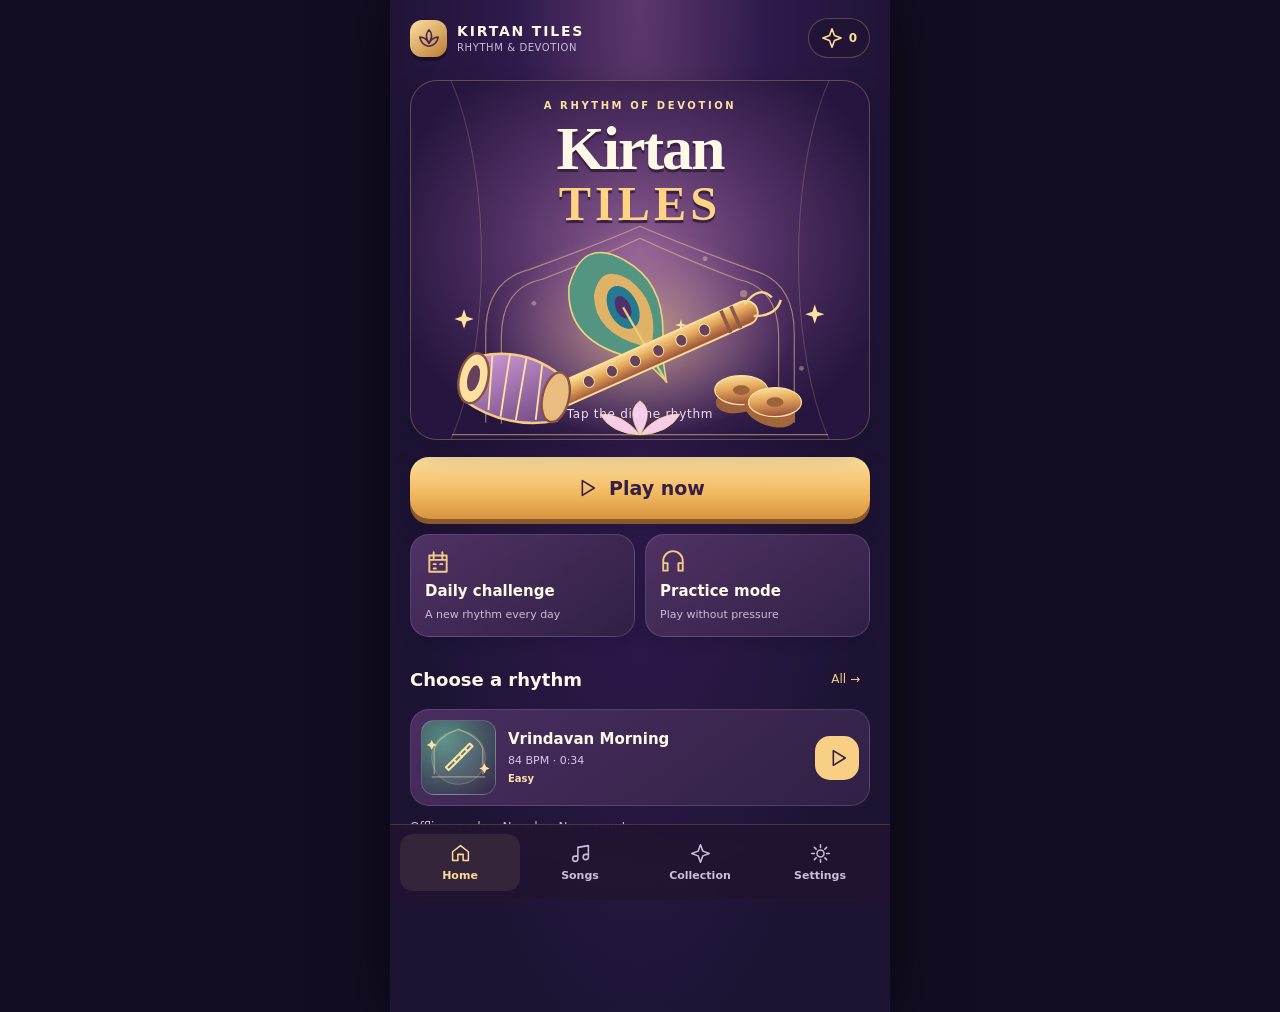
<file: kirtan-tiles/index.html>
<!doctype html>
<html lang="en"><head><meta charset="utf-8"><meta name="viewport" content="width=device-width,initial-scale=1,viewport-fit=cover"><meta name="theme-color" content="#211442"><title>Kirtan Tiles — Tap the divine rhythm</title><link rel="manifest" href="manifest.webmanifest"><style>
:root{--bg:#20133b;--ink:#fff8e7;--muted:#cbbddc;--gold:#f8cf7a;--violet:#8054bb;--a:#eeb766;--b:#8a4e9a;--surface:#33214f;--safe:env(safe-area-inset-bottom,0px)}*{box-sizing:border-box}html,body{margin:0;min-height:100%;background:#120d21;color:var(--ink);font-family:system-ui,-apple-system,BlinkMacSystemFont,"Segoe UI",sans-serif}body{overscroll-behavior:none}button,input,select{font:inherit}button{color:inherit;cursor:pointer;touch-action:manipulation;-webkit-tap-highlight-color:transparent;border:0;background:none}button:focus-visible,input:focus-visible,select:focus-visible{outline:2px solid #ffda8e;outline-offset:3px}button:disabled{opacity:.48;cursor:default}#app{width:100%;max-width:500px;min-height:100vh;min-height:100dvh;margin:auto;background:radial-gradient(ellipse at 50% 0%,#5d376b 0%,#2e1a4c 36%,#1d1434 75%);position:relative;isolation:isolate;overflow:hidden;box-shadow:0 0 60px #0008}#app[data-page=game]{height:100vh;height:100dvh;min-height:0;display:flex;flex-direction:column;overflow:hidden;background:radial-gradient(ellipse at 50% 0%,var(--b),#231640 55%,#140d26 100%)}#app[data-skin=lotus]{--a:#f49ad2;--b:#944977}#app[data-skin=forest]{--a:#9cf2be;--b:#28674e}#app[data-skin=river]{--a:#8fe0fa;--b:#3b5d9d}.wrap{padding:0 20px calc(102px + var(--safe))}.top{display:flex;align-items:center;justify-content:space-between;gap:12px;padding:18px 0 12px}.brand{display:flex;gap:10px;align-items:center;font-size:14px;font-weight:800;letter-spacing:.13em}.brand small{display:block;letter-spacing:.06em;font-size:10px;color:var(--muted);margin-top:3px;font-weight:500}.brandmark{width:37px;height:37px;display:grid;place-items:center;background:linear-gradient(140deg,#ffdfa0,#b87b32);border-radius:12px;color:#492650;box-shadow:0 4px 0 #1a102e}.icon{width:22px;height:22px;display:inline-block;vertical-align:middle;flex-shrink:0}.iconbtn{width:44px;height:44px;border:1px solid #ffffff26;border-radius:16px;background:#ffffff0c;display:grid;place-items:center}.iconbtn:active,.cardbtn:active{transform:scale(.97)}.pill{display:inline-flex;align-items:center;gap:6px;border-radius:30px;background:#211432b0;border:1px solid #f7d78b42;color:#ffdc96;padding:8px 12px;font-size:12px;font-weight:800;white-space:nowrap}.hero{position:relative;margin-top:10px;border:1px solid #f2ce814a;border-radius:27px;background:radial-gradient(ellipse at 50% 46%,#8c5c90 0%,#513063 42%,#26163f 79%);overflow:hidden;min-height:326px;text-align:center;box-shadow:0 13px 26px #0d07194a}.hero:before,.hero:after{content:"";position:absolute;top:-45px;bottom:-45px;width:33%;border:1px solid #f9d99338;border-radius:50%;pointer-events:none}.hero:before{left:-18%}.hero:after{right:-18%}.hero .eyebrow{position:relative;padding-top:19px;font-size:10px;letter-spacing:.26em;color:#fbe0a1;font-weight:700}.hero h1{position:relative;font-family:Georgia,serif;font-size:clamp(42px,12vw,62px);font-weight:700;line-height:.87;margin:11px 0 0;letter-spacing:-2px;text-shadow:0 3px 1px #342041}.hero h1 span{display:block;color:#ffd384;font-size:.78em;letter-spacing:4px;margin-top:7px}.heroart{width:100%;height:184px;display:block;margin:0 auto;position:relative}.hero .sub{position:relative;margin:-2px 10px 18px;font-size:12px;color:#f2dbf4;font-weight:500;letter-spacing:.06em}.play{min-height:62px;border-radius:19px;background:linear-gradient(180deg,#ffe2a2,#f1b85f 60%,#d89441);color:#352043;font-weight:900;font-size:19px;box-shadow:0 5px 0 #8c592c,0 9px 22px #0c081b55;display:flex;align-items:center;justify-content:center;gap:12px;width:100%;margin:17px 0 15px}.play:active{transform:translateY(3px);box-shadow:0 2px 0 #8c592c}.mini-label{font-size:10px;letter-spacing:.16em;font-weight:800;color:#e7c381;text-transform:uppercase}.sectionhead{display:flex;justify-content:space-between;align-items:center;gap:8px;margin:25px 0 13px}.sectionhead h2{margin:0;font-size:18px;font-weight:800}.sectionhead button{font-size:12px;color:var(--gold);padding:10px}.quickgrid{display:grid;grid-template-columns:1fr 1fr;gap:10px}.cardbtn,.panel{border:1px solid #bda6e33b;background:linear-gradient(145deg,#503263,#302045);border-radius:19px;box-shadow:0 5px 12px #130d2640}.cardbtn{text-align:left;padding:14px;min-height:98px;display:flex;flex-direction:column;gap:7px}.cardbtn .icon{color:#f3cb87;width:26px;height:26px}.cardbtn b{font-size:15px}.cardbtn small{color:#cbbcd9;font-size:11px;line-height:1.4}.nav{position:fixed;bottom:0;left:50%;transform:translateX(-50%);width:min(100%,500px);background:#211431f5;display:grid;grid-template-columns:repeat(4,1fr);padding:9px 10px calc(9px + var(--safe));border-top:1px solid #cfa97438;z-index:10;backdrop-filter:blur(10px)}.nav button{display:flex;flex-direction:column;align-items:center;gap:5px;padding:9px 2px;font-size:11px;color:#cbbddc;border-radius:13px;font-weight:650;min-height:54px}.nav button.active{color:#ffda96;background:#fbdc8d17}.nav .icon{width:21px;height:21px}.nav[hidden]{display:none}.pagehead{display:flex;align-items:center;gap:12px;margin:8px 0 17px}.pagehead h1{margin:0;font-size:24px;letter-spacing:-.6px}.pagehead p{font-size:12px;color:var(--muted);margin:5px 0 0}.tabs{display:flex;gap:7px;overflow:auto;scrollbar-width:none;margin:12px 0 18px;padding:2px 0}.tabs button{border:1px solid #fff2;border-radius:24px;padding:10px 14px;font-size:12px;font-weight:750;white-space:nowrap;min-height:44px}.tabs button.active{background:#ffda8f;color:#332144;border-color:#ffda8f}.song{display:grid;grid-template-columns:75px 1fr 44px;align-items:center;gap:12px;margin:10px 0;padding:10px;border:1px solid #c7afdd30;border-radius:19px;background:linear-gradient(145deg,#4a2e60,#302145);min-height:96px}.song .cover{width:75px;height:75px;display:grid;place-items:center;background:radial-gradient(circle at 30% 25%,var(--c),#38254b 100%);border-radius:13px;position:relative;overflow:hidden;border:1px solid #fff3}.cover svg{width:67px;height:67px}.song h3{margin:0 0 5px;font-size:15px;line-height:1.25}.song p{margin:0;font-size:11px;color:#d9c8e8}.song .tag{display:inline-block;color:#ffe0a5;font-size:10px;font-weight:800;margin:5px 0 0}.song .start{width:44px;height:44px;border-radius:15px;background:#f9ce85;color:#332045;display:grid;place-items:center}.song .start[disabled]{background:#493a62;color:#e3d4f7}.stars{font-size:16px;color:#ffda7b;letter-spacing:2px}.panel{padding:17px;margin:13px 0}.panel h2{font-size:17px;margin:0 0 8px}.panel p{color:var(--muted);font-size:13px;line-height:1.55}.row{display:flex;align-items:center;justify-content:space-between;gap:12px;padding:13px 0;border-bottom:1px solid #ffffff17}.row:last-child{border:0}.row label,.row span{font-size:13px}.row small{display:block;color:var(--muted);font-size:11px;margin-top:4px}.row input[type=range]{width:44%;accent-color:#f5cf87}.row select{background:#241735;border:1px solid #806899;border-radius:11px;color:white;padding:9px;max-width:48%}.toggle{padding:9px 14px;border-radius:25px;border:1px solid #f5d48c55;color:#ffda96;min-width:65px;min-height:44px}.toggle.on{background:#f5cf87;color:#352044;font-weight:800}.muted{color:var(--muted);font-size:12px;line-height:1.5}.skin-grid{display:grid;grid-template-columns:1fr 1fr;gap:10px}.skin{padding:11px;border:1px solid #fff2;background:#35234e;border-radius:17px}.skin-art{height:90px;display:flex;justify-content:center;align-items:center;gap:4px;border-radius:11px;background:radial-gradient(circle,var(--c),#21142f)}.skin-art i{width:19%;height:50px;border-radius:7px;background:linear-gradient(#fff9,var(--c));border:1px solid #ffe3a2;transform:translateY(var(--offset,0px))}.skin b{display:block;margin:9px 0 4px;font-size:13px}.skin button{width:100%;border-radius:10px;min-height:40px;background:#f3cb85;color:#342146;font-weight:800;font-size:12px}.skin.active{border-color:#ffda96}.skin.active button{background:#f3cb8530;color:#ffe0a6}.game-head{display:flex;gap:10px;align-items:center;justify-content:space-between;padding:10px 14px 7px;flex-shrink:0}.game-head .songtitle{flex:1;min-width:0}.songtitle b{display:block;white-space:nowrap;text-overflow:ellipsis;overflow:hidden;font-size:14px}.songtitle small{color:var(--muted);font-size:10px}.game-head .iconbtn{width:40px;height:40px}.progress{height:4px;border-radius:8px;background:#ffffff25;margin:0 14px 7px;overflow:hidden;flex-shrink:0}.progress i{display:block;width:0;height:100%;background:linear-gradient(90deg,#ac7bea,var(--a));box-shadow:0 0 8px var(--a)}.game-hud{display:grid;grid-template-columns:1fr 1fr 1fr;text-align:center;margin:0 13px 7px;padding:8px 0;border:1px solid #ffffff25;background:#22133588;border-radius:15px;flex-shrink:0}.game-hud small{font-size:9px;letter-spacing:.13em;text-transform:uppercase;color:#d9c8ea;font-weight:800;display:block}.game-hud strong{font-size:19px;font-variant-numeric:tabular-nums;display:block;line-height:1.25;color:#fff6df}.game-hud strong.accent{color:var(--a)}.stage{position:relative;flex:1;min-height:0;margin:0 12px;overflow:hidden;background:linear-gradient(#28163ed9,#28163ee8 70%,#180e2f);border:1px solid #d1b7ed45;border-radius:19px 19px 12px 12px;touch-action:none;user-select:none;isolation:isolate}.stage:before{position:absolute;inset:0;content:"";background:radial-gradient(ellipse at 50% 16%,var(--b),transparent 66%);opacity:.56;pointer-events:none}.lanes{position:absolute;inset:0;display:grid;grid-template-columns:repeat(4,1fr);pointer-events:none}.lane{border-right:1px solid #d6bbed28;position:relative;background:linear-gradient(90deg,#fff0,#fff2 50%,#fff0);opacity:.4}.lane:last-child{border:0}.lane.lit{opacity:1;background:linear-gradient(0deg,var(--a),transparent 45%)}.stage-ornament{position:absolute;inset:11% 10% auto;opacity:.11;width:80%;pointer-events:none}.notes{position:absolute;inset:0;pointer-events:none;overflow:hidden;z-index:2}.note{position:absolute;left:calc(var(--lane)*25% + 2%);width:21%;height:64px;top:0;border-radius:12px;border:1px solid #ffdf9e;background:linear-gradient(145deg,#ffe4a8,#c58542);box-shadow:0 4px 0 #6e492a,0 0 13px #fbc77445;display:grid;place-items:center;will-change:transform;color:#4c2b57}.note:nth-child(4n+2){background:linear-gradient(145deg,#f6b9ee,#a562bd);border-color:#ffdcff;box-shadow:0 4px 0 #5b326d,0 0 13px #ff98df35}.note .icon{width:29px;height:29px}.note.hit{opacity:0;transition:opacity .1s}.strike{position:absolute;left:0;right:0;top:82%;height:2px;background:var(--a);box-shadow:0 0 13px 2px var(--a);z-index:3;pointer-events:none}.strike:after{content:"";position:absolute;inset:-17px 0;background:linear-gradient(transparent,#f6d28b18,transparent)}.pads{position:absolute;top:82%;bottom:0;left:0;right:0;display:grid;grid-template-columns:repeat(4,1fr);z-index:4;pointer-events:none}.pad{position:relative;display:flex;align-items:center;justify-content:center;flex-direction:column;color:#ffe4ab;border-right:1px solid #ba8c6e55;background:linear-gradient(#ffffff12,#0b061a55);font-size:10px;gap:5px;font-weight:800}.pad:last-child{border:0}.pad .icon{width:24px;height:24px}.pad.pressed{background:linear-gradient(#ffe2a688,#9d5eab44);color:#fff}.judgment{position:absolute;z-index:5;left:50%;top:44%;transform:translate(-50%,-50%);text-align:center;pointer-events:none;white-space:nowrap;font-size:clamp(25px,8vw,38px);font-weight:900;color:#ffe9b2;text-shadow:0 2px 1px #40244b,0 0 20px #dc9d49;opacity:0}.judgment.show{animation:judge .48s ease-out}.judgment small{display:block;font-size:12px;font-weight:700;letter-spacing:.1em;margin-top:3px;color:#fff}.judgment.miss{color:#ffadbd}.countdown{position:absolute;inset:0;z-index:6;display:grid;place-content:center;text-align:center;background:#1e123d68;pointer-events:none;text-shadow:0 4px #1c1232}.countdown[hidden]{display:none}.countdown strong{font-size:78px;color:#ffe3a3;line-height:1}.countdown span{font-size:13px;color:#f8edff;margin-top:10px;font-weight:700}.game-foot{text-align:center;padding:8px 10px calc(8px + var(--safe));font-size:11px;color:#d4c4e3;flex-shrink:0}.dialog-back{position:fixed;inset:0;background:#100a23bb;display:grid;place-items:center;z-index:20;padding:18px;backdrop-filter:blur(5px)}.dialog{width:min(100%,430px);max-height:92dvh;overflow:auto;border:1px solid #e9c68670;background:radial-gradient(ellipse at 50% 0,#684372,#2f204a 75%);border-radius:28px;padding:23px;text-align:center;box-shadow:0 20px 50px #0008}.dialog h2{font-size:27px;letter-spacing:-.5px;margin:8px 0 4px}.dialog p{font-size:13px;color:#e2d2ef;line-height:1.5;margin:8px 0 20px}.dialog .play{margin:12px 0}.outline{display:block;border:1px solid #ebd0ac55;border-radius:15px;width:100%;padding:14px;font-size:14px;font-weight:800;min-height:48px;margin:10px 0;color:#ffe6ae}.result-art{display:grid;place-items:center;margin:10px 0 4px}.result-art svg{width:150px;height:110px}.result-stars{font-size:39px;letter-spacing:5px;color:#ffda87;text-shadow:0 0 15px #f3af5566;line-height:1.15}.result-score{font-size:45px;letter-spacing:-1px;font-weight:900;margin:8px 0 12px}.metrics{display:grid;grid-template-columns:repeat(3,1fr);gap:8px;margin:13px 0}.metrics div{border:1px solid #ffffff25;background:#25163d80;border-radius:13px;padding:12px 2px}.metrics small{display:block;font-size:10px;color:#cbbcdc;margin-bottom:4px}.metrics b{font-size:17px}.badge{display:inline-block;padding:7px 12px;border:1px solid #ffdaa64d;border-radius:20px;font-size:12px;color:#ffdda2;background:#ffd78913;font-weight:800}.twinkle{animation:float 4s ease-in-out infinite}@keyframes float{50%{transform:translateY(-6px)}}@keyframes judge{0%{opacity:0;transform:translate(-50%,-42%) scale(.85)}18%{opacity:1;transform:translate(-50%,-50%) scale(1.1)}70%{opacity:1}100%{opacity:0;transform:translate(-50%,-75%) scale(1)}}@media(max-width:360px){.wrap{padding-left:13px;padding-right:13px}.hero{min-height:302px}.heroart{height:164px}.song{grid-template-columns:61px 1fr 44px;gap:9px}.song .cover{width:61px;height:65px}.game-hud strong{font-size:17px}.note{height:55px}}@media(max-height:590px){.game-head{padding-top:5px}.game-hud{padding:3px 0}.game-foot{padding-top:4px}.note{height:48px}}@media(prefers-reduced-motion:reduce){.twinkle{animation:none}.judgment.show{animation-duration:.35s}}
</style></head><body><main id="app" data-page="home" data-skin="gold"><div id="screen"></div><nav id="nav" class="nav" aria-label="Navigation"></nav></main><div id="modal"></div>
<script>
'use strict';
const $=id=>document.getElementById(id), app=$('app'), screen=$('screen'), nav=$('nav'), modal=$('modal');
const path={home:'M3 10l9-7 9 7v10h-6v-7H9v7H3z',music:'M9 18V5l12-2v13M9 18a3 3 0 1 1-3-3h3m12 1a3 3 0 1 1-3-3h3',spark:'M12 2l2.7 7.3L22 12l-7.3 2.7L12 22l-2.7-7.3L2 12l7.3-2.7z',settings:'M12 8a4 4 0 1 0 0 8 4 4 0 0 0 0-8z M12 2v3m0 14v3M2 12h3m14 0h3M5 5l2 2m10 10 2 2M19 5l-2 2M7 17l-2 2',play:'M8 4l13 8-13 8z',back:'M19 12H5m7-7-7 7 7 7',pause:'M8 5v14M16 5v14',lock:'M6 10h12v10H6zM8 10V7a4 4 0 0 1 8 0v3',trophy:'M7 3h10v8a5 5 0 0 1-10 0zM7 5H3v3a4 4 0 0 0 4 4m10-7h4v3a4 4 0 0 1-4 4M12 16v5m-5 0h10',lotus:'M12 21C7 20 3 17 2 11c5 0 8 3 10 7C9 13 8 7 12 3c4 4 3 10 0 15 2-4 5-7 10-7-1 6-5 9-10 10z',flute:'M3 19 20 2l2 2L5 21zM10 15l-1-1m5-3-1-1m5-3-1-1',drum:'M6 4q6-3 12 0l3 14q-9 5-18 0zM6 4q6 5 12 0M3 18q9-4 18 0M8 7l-2 10m6-9v8m4-9 2 10',bell:'M4 17h16l-3-4V8a5 5 0 0 0-10 0v5zm6 3a2 2 0 0 0 4 0',grid:'M3 3h7v7H3zM14 3h7v7h-7zM3 14h7v7H3zM14 14h7v7h-7z',calendar:'M4 6h16v15H4zM4 10h16M8 3v6m8-6v6M8 14h2m4 0h2m-8 4h2',headphones:'M3 14v-3a9 9 0 0 1 18 0v3M3 13h4v7H3zm14 0h4v7h-4z',check:'M4 12l5 5L20 6',refresh:'M20 7a9 9 0 1 0 1 8m-1-8V2m0 5h-5'};
const ic=(n)=>'<svg class="icon" viewBox="0 0 24 24" fill="none" stroke="currentColor" stroke-width="1.75" stroke-linecap="round" stroke-linejoin="round" aria-hidden="true"><path d="'+(path[n]||path.spark)+'"/></svg>';
function art(type='hero'){let id='art'+type;return '<svg viewBox="0 0 380 190" xmlns="http://www.w3.org/2000/svg" aria-hidden="true"><defs><linearGradient id="'+id+'g" x2=".2" y2="1"><stop stop-color="#ffe8a4"/><stop offset=".5" stop-color="#e4a75b"/><stop offset="1" stop-color="#a45a3e"/></linearGradient><linearGradient id="'+id+'v" x2="1" y2="1"><stop stop-color="#d6a1db"/><stop offset="1" stop-color="#68417b"/></linearGradient><radialGradient id="'+id+'s"><stop stop-color="#f8d88a" stop-opacity=".62"/><stop offset="1" stop-color="#e1a2ca" stop-opacity="0"/></radialGradient></defs><ellipse cx="190" cy="91" rx="125" ry="87" fill="url(#'+id+'s)"/><g fill="none" stroke="#f9d58e" stroke-opacity=".5"><path d="M62 164V90Q62 46 98 37Q153 17 190 1Q227 17 282 37Q318 46 318 90V164"/><path d="M75 165V93Q75 52 109 45Q156 27 190 11Q224 27 271 45Q305 52 305 93V165"/><path d="M34 174H346M85 179h210"/></g><g opacity=".4" fill="#f5d699"><circle cx="102" cy="65" r="2"/><circle cx="276" cy="57" r="3"/><circle cx="50" cy="115" r="2"/><circle cx="324" cy="119" r="2"/><circle cx="244" cy="28" r="2"/><circle cx="139" cy="35" r="2"/></g><g transform="translate(190 87) rotate(-27)"><path d="M-8 24Q-62-16-36-59Q-7-91 15-57Q39-22 8 24L0 48Z" fill="#539580" stroke="#ecd382" stroke-width="1.3"/><path d="M-4 13Q-35-15-21-43Q-4-65 11-41Q24-14 5 13Z" fill="#dfb266"/><ellipse cx="-4" cy="-23" rx="12" ry="19" fill="#247a90"/><ellipse cx="-4" cy="-23" rx="6" ry="10" fill="#50306c"/><path d="M0 49Q-2 17-4-23" stroke="#f0cb76" stroke-width="1.8" fill="none"/></g><g transform="translate(190 112) rotate(-24)"><rect x="-107" y="-10" width="213" height="20" rx="10" fill="url(#'+id+'g)" stroke="#ffdf99" stroke-width="1.5"/><path d="M-88-10V10M-80-10V10M78-10V10M87-10V10" stroke="#8d5a44" stroke-width="3"/>'+[-46,-25,-4,17,38,59].map(x=>'<ellipse cx="'+x+'" cy="-1" rx="4.5" ry="5" fill="#68425a" stroke="#fce2a2" stroke-width=".8"/>').join('')+'<path d="M98-7q18-10 23 4m-20 8q17 8 26-3" stroke="#f9d58d" fill="none" stroke-width="2"/></g><g transform="translate(86 135) rotate(13)"><path d="M-34-19Q0-35 34-19L40 19Q0 36-40 19Z" fill="url(#'+id+'v)" stroke="#f6cb86" stroke-width="2"/><ellipse cx="-35" cy="0" rx="12" ry="21" fill="#ffe0a0" stroke="#88563f" stroke-width="2"/><ellipse cx="-35" cy="0" rx="5" ry="11" fill="#65415c"/><ellipse cx="35" cy="0" rx="11" ry="21" fill="#e9bd80" stroke="#875244" stroke-width="2"/><path d="M-24-22-17 23M-10-26-6 26M4-26 7 26M18-24 23 22" stroke="#ffe0a0" stroke-width="1.5"/></g><g transform="translate(287 140)"><ellipse cx="-13" cy="0" rx="22" ry="12" fill="#9d613e" transform="rotate(-15)"/><ellipse cx="-13" cy="-3" rx="22" ry="12" fill="url(#'+id+'g)" stroke="#ffe1a0"/><ellipse cx="15" cy="10" rx="22" ry="12" fill="#a2663d" transform="rotate(20)"/><ellipse cx="15" cy="7" rx="22" ry="12" fill="url(#'+id+'g)" stroke="#ffe1a0"/><ellipse cx="-13" cy="-3" rx="7" ry="4" fill="#9d633c"/><ellipse cx="15" cy="7" rx="7" ry="4" fill="#9d633c"/></g><g fill="#f5cce9" stroke="#f5d58a" stroke-width=".8" transform="translate(190 174)"><path d="M0 0Q-24-1-33-17Q-15-18 0 0Q-12-20 0-28Q12-20 0 0Q15-18 33-17Q24-1 0 0Z"/></g><g fill="#ffe0a0"><path d="M44 70l2 6 6 2-6 2-2 6-2-6-6-2 6-2zM335 66l2 6 6 2-6 2-2 6-2-6-6-2 6-2zM224 78l1 4 4 1-4 1-1 4-1-4-4-1 4-1z"/></g></svg>'}
function cover(song){return '<svg viewBox="0 0 80 80" aria-hidden="true"><circle cx="40" cy="40" r="32" fill="#ffffff11" stroke="#ffe3a252"/><path d="M11 60V33Q11 18 40 6Q69 18 69 33V60M8 63H72" fill="none" stroke="#ffe2a375" stroke-width="1.5"/><g transform="translate(20 20) scale(1.67)" fill="none" stroke="#ffe2a3" stroke-width="1.5" stroke-linecap="round" stroke-linejoin="round"><path d="'+path[song.icon]+'"/></g><path d="M8 19l2 4 4 2-4 2-2 4-2-4-4-2 4-2zM71 47l2 4 4 2-4 2-2 4-2-4-4-2 4-2z" fill="#ffe0a0"/></svg>'}
const trn={home:['Home','होम','मुख्यपृष्ठ'],songs:['Songs','धुनें','धून'],collection:['Collection','संग्रह','संग्रह'],settings:['Settings','सेटिंग्स','सेटिंग्ज'],title:['Kirtan Tiles','कीर्तन टाइल्स','कीर्तन टाइल्स'],tag:['Tap the divine rhythm','भक्ति की लय में खेलें','भक्तीच्या तालात खेळा'],play:['Play now','खेलें','खेळा'],choose:['Choose a rhythm','धुन चुनें','धून निवडा'],daily:['Daily challenge','दैनिक चुनौती','दैनिक आव्हान'],dailySub:['A new rhythm every day','हर दिन नई धुन','दररोज नवी धून'],practice:['Practice mode','अभ्यास','सराव'],practiceSub:['Play without pressure','बिना दबाव खेलें','दडपणाशिवाय खेळा'],how:['How to play','कैसे खेलें','कसे खेळायचे'],howBody:['Tap a lane when its tile reaches the gold line. Perfect timing builds a combo. Finish with at least 60% accuracy to unlock the next rhythm. Practice never locks you out.','जब टाइल सुनहरी रेखा तक पहुँचे तो उसी लेन पर टैप करें। सही समय से कॉम्बो बढ़ता है। अगली धुन के लिए 60% सटीकता चाहिए।','टाइल सोनेरी रेषेवर आल्यावर त्या लेनवर टॅप करा. योग्य वेळ साधल्यास कॉम्बो वाढतो. पुढील धूनसाठी 60% अचूकता हवी.'],all:['All','सभी','सर्व'],easy:['Easy','आसान','सोपी'],medium:['Medium','मध्यम','मध्यम'],hard:['Hard','कठिन','कठीण'],score:['Score','अंक','गुण'],combo:['Combo','कॉम्बो','कॉम्बो'],accuracy:['Accuracy','सटीकता','अचूकता'],best:['Best score','सर्वोच्च अंक','सर्वोच्च गुण'],perfect:['Perfect','परफेक्ट','परफेक्ट'],great:['Great','बहुत अच्छा','खूप छान'],good:['Good','अच्छा','छान'],miss:['Miss','चूक','चूक'],ready:['Get ready','तैयार रहें','तयार व्हा'],tap:['Tap on the golden line','सुनहरी रेखा पर टैप करें','सोनेरी रेषेवर टॅप करा'],paused:['Paused','रुका हुआ','थांबले'],resume:['Resume','जारी रखें','पुढे खेळा'],retry:['Retry','फिर खेलें','पुन्हा खेळा'],exit:['Back to songs','धुनों पर जाएँ','धूनांकडे परत'],complete:['Wonderful seva!','बहुत सुंदर सेवा!','सुंदर सेवा!'],again:['Keep the rhythm!','लय का अभ्यास करें!','तालाचा सराव करा!'],next:['Next rhythm','अगली धुन','पुढील धून'],finished:['Rhythm complete','धुन पूरी हुई','धून पूर्ण'],max:['Max combo','अधिकतम कॉम्बो','कमाल कॉम्बो'],hits:['Notes hit','सही नोट','योग्य नोट्स'],on:['On','चालू','चालू'],off:['Off','बंद','बंद'],music:['Music volume','संगीत की आवाज़','संगीताचा आवाज'],effects:['Effects volume','ध्वनि की आवाज़','ध्वनीचा आवाज'],language:['Language','भाषा','भाषा'],offset:['Timing adjustment','समय समायोजन','वेळ समायोजन'],offsetSub:['For audio delay on Bluetooth','ब्लूटूथ ऑडियो देरी के लिए','ब्लूटूथ ऑडिओ विलंबासाठी'],privacy:['Offline-ready • No ads • No account','ऑफलाइन • विज्ञापन नहीं • खाता नहीं','ऑफलाइन • जाहिराती नाहीत • खाते नाही'],unlock:['Unlock with stars','सितारों से खोलें','ताऱ्यांनी उघडा'],apply:['Apply','लगाएँ','लावा'],active:['Applied','लगा हुआ','लागू'],stars:['Stars earned','प्राप्त सितारे','मिळालेले तारे'],practiceOnly:['Practice complete','अभ्यास पूरा','सराव पूर्ण'],audioFail:['Audio is unavailable. You can still play in silent mode.','ऑडियो उपलब्ध नहीं है। आप बिना ध्वनि खेल सकते हैं।','ऑडिओ उपलब्ध नाही. आवाजाशिवाय खेळता येईल.']};
const songs=[{id:'forest',name:['Vrindavan Morning','वृंदावन प्रभात','वृंदावन प्रभात'],kind:'easy',bpm:84,bars:12,root:60,icon:'flute',color:'#548c82',style:'forest'},{id:'kartal',name:['Kartal Joy','करताल आनंद','करताल आनंद'],kind:'easy',bpm:100,bars:12,root:62,icon:'bell',color:'#a470a1',style:'lotus'},{id:'yamuna',name:['Yamuna Melody','यमुना की धुन','यमुनेची धून'],kind:'medium',bpm:112,bars:16,root:60,icon:'lotus',color:'#577fad',style:'river'},{id:'mridanga',name:['Mridanga Utsav','मृदंग उत्सव','मृदंग उत्सव'],kind:'medium',bpm:124,bars:16,root:65,icon:'drum',color:'#b97959',style:'gold'},{id:'sankirtan',name:['Sankirtan Celebration','संकीर्तन उत्सव','संकीर्तन उत्सव'],kind:'hard',bpm:144,bars:20,root:62,icon:'music',color:'#9b6db5',style:'lotus'}];
const skins=[{id:'gold',name:'Temple Gold',cost:0,c:'#eab66f'},{id:'lotus',name:'Lotus Bloom',cost:3,c:'#d68ec7'},{id:'forest',name:'Vrindavan Green',cost:6,c:'#75c69a'},{id:'river',name:'Yamuna Blue',cost:10,c:'#83cbe9'}];
const defaults={lang:'en',music:70,effects:70,offset:0,skin:'gold',best:{},unlocked:1};let state={...defaults};try{const x=JSON.parse(localStorage.getItem('kt-save-v1')||'{}');if(x&&typeof x==='object'){state={...defaults,...x};state.unlocked=Math.max(1,Math.min(songs.length,Number(state.unlocked)||1));if(!['en','hi','mr'].includes(state.lang))state.lang='en';if(!skins.some(s=>s.id===state.skin))state.skin='gold';if(!state.best||typeof state.best!=='object')state.best={};for(const k of ['music','effects'])state[k]=Math.max(0,Math.min(100,Number(state[k])||0));state.offset=Math.max(-200,Math.min(200,Number(state.offset)||0))}}catch{}const save=()=>{try{localStorage.setItem('kt-save-v1',JSON.stringify(state))}catch{}};
const lang=()=>['en','hi','mr'].indexOf(state.lang),t=k=>trn[k]?.[lang()]||k,sname=s=>s.name[lang()],fmt=n=>Math.round(n).toLocaleString('en-IN'),starCount=()=>Object.values(state.best).reduce((a,b)=>a+(Math.min(3,Math.max(0,+b.stars||0))),0);
let page='home',filter='all',practice=false,selectedSong=0,run=null,raf=0,ac=null,bus=null,fx=null,noise=null,voices=new Set(),soundReady=false,screenVersion=0;
const button=(label,act,cls='outline',icon='')=>'<button class="'+cls+'" data-act="'+act+'">'+(icon?ic(icon):'')+t(label)+'</button>';
function headerBar(){return '<div class="top"><div class="brand"><span class="brandmark">'+ic('lotus')+'</span><div>KIRTAN TILES<small>RHYTHM &amp; DEVOTION</small></div></div><span class="pill">'+ic('spark')+' '+starCount()+'</span></div>'}
function title(key,sub=''){return '<div class="pagehead"><button class="iconbtn" data-act="home" aria-label="'+t('home')+'">'+ic('back')+'</button><div><h1>'+t(key)+'</h1>'+(sub?'<p>'+sub+'</p>':'')+'</div></div>'}
function duration(s){let d=Math.round(s.bars*4*60/s.bpm);return Math.floor(d/60)+':'+String(d%60).padStart(2,'0')}
function stars(n){return '<span class="stars" aria-label="'+n+' stars">'+('★'.repeat(n)+'☆'.repeat(3-n))+'</span>'}
function songCard(s,i){let locked=!practice&&i>=state.unlocked,b=state.best[s.id];return '<article class="song"><div class="cover" style="--c:'+s.color+'">'+cover(s)+'</div><div><h3>'+sname(s)+'</h3><p>'+s.bpm+' BPM · '+duration(s)+'</p><span class="tag">'+t(s.kind)+'</span> '+(b?stars(b.stars||0):'')+'</div><button class="start" data-act="song:'+i+'" '+(locked?'disabled':'')+' aria-label="'+(locked?t('unlock'):t('play'))+' '+sname(s)+'">'+ic(locked?'lock':'play')+'</button></article>'}
function stopRun(){cancelAnimationFrame(raf);raf=0;if(run)run.active=false;stopVoices()}
function render(p){if(page==='game'&&p!=='game'){stopRun();run=null}page=p;screenVersion++;modal.innerHTML='';app.dataset.page=p;app.dataset.skin=state.skin;document.documentElement.lang=state.lang;nav.hidden=p==='game';nav.innerHTML=[['home','home'],['songs','music'],['collection','spark'],['settings','settings']].map(([k,i])=>'<button class="'+(p===k?'active':'')+'" data-act="'+k+'">'+ic(i)+t(k)+'</button>').join('');let h='';if(p==='home'){h=headerBar()+'<div class="hero"><div class="eyebrow">A RHYTHM OF DEVOTION</div><h1>Kirtan<span>TILES</span></h1><div class="heroart twinkle">'+art('hero')+'</div><p class="sub">'+t('tag')+'</p></div>'+button('play','play','play','play')+'<div class="quickgrid"><button class="cardbtn" data-act="daily">'+ic('calendar')+'<b>'+t('daily')+'</b><small>'+t('dailySub')+'</small></button><button class="cardbtn" data-act="practice">'+ic('headphones')+'<b>'+t('practice')+'</b><small>'+t('practiceSub')+'</small></button></div><div class="sectionhead"><h2>'+t('choose')+'</h2><button data-act="songs">'+t('all')+' →</button></div>'+songCard(songs[Math.min(state.unlocked-1,songs.length-1)],Math.min(state.unlocked-1,songs.length-1))+'<p class="muted">'+t('privacy')+'</p><button class="outline" data-act="games">'+ic('grid')+' Bhakti Gems</button>'}
else if(p==='songs'){h=headerBar()+title(practice?'practice':'songs',t('choose'))+'<div class="tabs">'+['all','easy','medium','hard'].map(k=>'<button class="'+(filter===k?'active':'')+'" data-act="filter:'+k+'">'+t(k)+'</button>').join('')+'</div>'+songs.map((s,i)=>filter==='all'||s.kind===filter?songCard(s,i):'').join('')+'<div class="panel"><h2>'+t('how')+'</h2><p>'+t('howBody')+'</p></div>'}
else if(p==='collection'){h=headerBar()+title('collection',t('stars')+' · '+starCount())+'<div class="skin-grid">'+skins.map(s=>'<div class="skin '+(state.skin===s.id?'active':'')+'"><div class="skin-art" style="--c:'+s.c+'"><i style="--offset:10px"></i><i style="--offset:-7px"></i><i style="--offset:3px"></i><i style="--offset:-13px"></i></div><b>'+s.name+'</b><div class="muted">'+s.cost+' ★</div><button data-act="skin:'+s.id+'" '+(starCount()<s.cost||state.skin===s.id?'disabled':'')+'>'+t(state.skin===s.id?'active':starCount()<s.cost?'unlock':'apply')+'</button></div>').join('')+'</div><div class="sectionhead"><h2>'+t('best')+'</h2></div>'+songs.map(s=>'<div class="row"><span>'+sname(s)+'</span><b>'+fmt(state.best[s.id]?.score||0)+'</b></div>').join('')}
else if(p==='settings'){h=headerBar()+title('settings')+'<div class="panel"><div class="row"><label for="music">'+t('music')+'</label><input type="range" min="0" max="100" step="5" id="music" value="'+state.music+'"></div><div class="row"><label for="effects">'+t('effects')+'</label><input type="range" min="0" max="100" step="5" id="effects" value="'+state.effects+'"></div><div class="row"><label for="offset">'+t('offset')+' <b id="offset-value">'+state.offset+' ms</b><small>'+t('offsetSub')+'</small></label><input type="range" min="-200" max="200" step="10" id="offset" value="'+state.offset+'"></div><div class="row"><label for="language">'+t('language')+'</label><select id="language"><option value="en">English</option><option value="hi">हिन्दी</option><option value="mr">मराठी</option></select></div></div><div class="panel"><h2>'+t('how')+'</h2><p>'+t('howBody')+'</p><p>'+t('privacy')+'</p></div>'}
if(p!=='game'){screen.className='wrap';screen.style.cssText='';screen.innerHTML=h;if(p==='settings')$('language').value=state.lang;window.scrollTo(0,0)}}
const laneIcons=['lotus','flute','drum','bell'];const patterns=[[0,2,1,3,1,2,0,3],[1,3,2,0,2,1,3,0],[0,1,2,3,2,1,0,2],[3,1,2,0,1,3,0,2]];
const melody=[[0,2,4,7,4,2,0,2],[4,7,9,7,4,2,0,4],[7,9,12,9,7,4,2,4],[2,4,7,4,2,0,-3,0]];
function chart(s){let beat=60/s.bpm,out=[],k=0;for(let bar=0;bar<s.bars;bar++){let steps=s.kind==='easy'?(bar%3===2?[0,1,1.5,2,3]:[0,1,2,3]):s.kind==='medium'?[0,.5,1,2,2.5,3]:[0,.5,1,1.5,2,2.5,3,3.5];if(bar===s.bars-1)steps=steps.filter(v=>v<=3);steps.forEach((p,j)=>{let lane=patterns[(bar+selectedSong)%4][j%8],note=s.root+12+melody[(bar+selectedSong)%4][j%8];out.push({time:((bar*4)+p)*beat,lane,note,status:0,idx:k++})})}return out}
const freq=n=>440*Math.pow(2,(n-69)/12);function initAudio(){try{if(!ac){ac=new(window.AudioContext||window.webkitAudioContext)();bus=ac.createGain();fx=ac.createGain();let master=ac.createDynamicsCompressor();master.threshold.value=-14;master.ratio.value=3;bus.connect(master);fx.connect(master);master.connect(ac.destination);noise=ac.createBuffer(1,Math.floor(ac.sampleRate*.35),ac.sampleRate);let d=noise.getChannelData(0);for(let i=0;i<d.length;i++)d[i]=Math.random()*2-1}bus.gain.value=state.music/100*.65;fx.gain.value=state.effects/100*.65;return ac.resume().then(()=>{soundReady=true;return true},()=>false)}catch{return Promise.resolve(false)}}
function voice(n,when,dur,amp,kind='sine',dest=bus){if(!ac||!dest)return;try{let at=Math.max(ac.currentTime+.003,when),osc=ac.createOscillator(),gain=ac.createGain();osc.type=kind;osc.frequency.value=n;gain.gain.setValueAtTime(.0001,at);gain.gain.exponentialRampToValueAtTime(Math.max(.0002,amp),at+.018);gain.gain.exponentialRampToValueAtTime(.0001,at+Math.max(.04,dur));osc.connect(gain);gain.connect(dest);osc.start(at);osc.stop(at+dur+.02);voices.add(osc);osc.onended=()=>{voices.delete(osc);osc.disconnect();gain.disconnect()}}catch{}}
function flute(n,at,d){let f=freq(n);voice(f,at,d,.12);voice(f*2,at,d*.88,.026);voice(f*3,at,d*.65,.009)}
function percussion(at,accent){voice(accent?86:210,at,accent?.2:.1,accent?.13:.07,'sine');voice(accent?126:337,at,.09,.045,'triangle');if(!noise||!ac)return;try{let source=ac.createBufferSource(),g=ac.createGain(),f=ac.createBiquadFilter();source.buffer=noise;f.type='bandpass';f.frequency.value=accent?700:3700;f.Q.value=.8;g.gain.setValueAtTime(.035,at);g.gain.exponentialRampToValueAtTime(.0001,at+.08);source.connect(f);f.connect(g);g.connect(bus);source.start(at);source.stop(at+.09);voices.add(source);source.onended=()=>{voices.delete(source);source.disconnect();f.disconnect();g.disconnect()}}catch{}}
function stopVoices(){for(const v of voices){try{v.stop()}catch{}}voices.clear()}
function feedback(kind){if(!ac||!soundReady||state.effects===0)return;let now=ac.currentTime;const seq=kind==='perfect'?[880,1174.66]:kind==='great'?[783.99]:kind==='good'?[659.25]:kind==='miss'?[220]:kind==='win'?[523.25,659.25,783.99,1046.5,1318.5]:[440,392,329.63];seq.forEach((n,i)=>voice(n,now+i*(kind==='win'?.12:.045),kind==='win'?.34:.12,kind==='miss'?.035:.07,'sine',fx))}
function gameShell(s){screen.className='';screen.style.cssText='display:flex;flex-direction:column;flex:1;min-height:0';screen.innerHTML='<header class="game-head"><button class="iconbtn" data-act="pause" aria-label="'+t('paused')+'">'+ic('pause')+'</button><div class="songtitle"><b>'+sname(s)+'</b><small>'+s.bpm+' BPM · '+t(s.kind)+(practice?' · '+t('practice'):'')+'</small></div><span class="pill">'+ic('music')+' '+duration(s)+'</span></header><div class="progress"><i id="progress"></i></div><div class="game-hud"><div><small>'+t('score')+'</small><strong id="score">0</strong></div><div><small>'+t('combo')+'</small><strong class="accent" id="combo">0×</strong></div><div><small>'+t('accuracy')+'</small><strong id="acc">100%</strong></div></div><div class="stage" id="stage"><div class="lanes">'+laneIcons.map((x,i)=>'<div class="lane" id="lane'+i+'"></div>').join('')+'</div><div class="stage-ornament">'+art('stage')+'</div><div class="notes" id="notes"></div><div class="strike"></div><div class="pads">'+laneIcons.map((x,i)=>'<div class="pad" id="pad'+i+'">'+ic(x)+'<span>'+['D','F','J','K'][i]+'</span></div>').join('')+'</div><div class="judgment" id="judge"></div><div class="countdown" id="countdown"><strong id="count">3</strong><span>'+t('ready')+'</span></div></div><div class="game-foot">'+t('tap')+'</div>';const stage=$('stage');stage.addEventListener('pointerdown',e=>{e.preventDefault();let rect=stage.getBoundingClientRect(),lane=Math.max(0,Math.min(3,Math.floor((e.clientX-rect.left)/rect.width*4)));hit(lane)},{passive:false})}
function clock(){return run?(run.clockAudio&&ac?ac.currentTime:performance.now()/1000)-run.origin:0}
function start(i,p=practice){if(i<0||i>=songs.length||(!p&&i>=state.unlocked))return;stopRun();practice=p;selectedSong=i;let s=songs[i];page='game';app.dataset.page='game';app.dataset.skin=state.skin;nav.hidden=true;modal.innerHTML='';gameShell(s);let notes=chart(s);run={song:s,notes,active:false,paused:false,score:0,combo:0,max:0,hits:0,weighted:0,done:0,perfect:0,great:0,good:0,miss:0,origin:0,clockAudio:false,position:0,audioIdx:0,beatIdx:0,version:++screenVersion};let mine=run;initAudio().then(ok=>{if(run!==mine||page!=='game'||mine.paused||mine.active||mine.finished)return;beginClock(0,ok)});let version=mine.version;setTimeout(()=>{if(run===mine&&run.version===version&&!run.active&&!run.paused)beginClock(0,false)},700)}
function beginClock(position,ok=soundReady){if(!run)return;stopVoices();run.clockAudio=!!(ok&&ac&&ac.state==='running');run.origin=(run.clockAudio?ac.currentTime:performance.now()/1000)+2.6-position;run.position=position;run.audioIdx=run.notes.findIndex(n=>n.time>=position-.01);if(run.audioIdx<0)run.audioIdx=run.notes.length;run.beatIdx=Math.max(0,Math.ceil(position/(60/run.song.bpm)-.001));run.paused=false;run.active=true;cancelAnimationFrame(raf);raf=requestAnimationFrame(frame)}
function schedule(now){if(!run.clockAudio||!ac||ac.state!=='running')return;let r=run,s=r.song,beat=60/s.bpm;while(r.audioIdx<r.notes.length&&r.notes[r.audioIdx].time<=now+.17){let n=r.notes[r.audioIdx++];if(n.time>=now-.05)flute(n.note,r.origin+n.time,beat*(s.kind==='hard'?.38:.62))}while(r.beatIdx<s.bars*4&&r.beatIdx*beat<=now+.17){let j=r.beatIdx++,at=r.origin+j*beat;if(at<ac.currentTime-.05)continue;percussion(Math.max(ac.currentTime+.005,at),j%4===0||j%4===2);voice(freq(s.root-12+(j%4===1?7:0)),at,beat*.7,.055,'triangle');voice(2700,at+beat*.5,.075,.018,'sine')}}
function hud(){if(!run)return;$('score').textContent=fmt(run.score);$('combo').textContent=run.combo+'×';$('acc').textContent=(run.done?Math.round(run.weighted/run.done*100):100)+'%'}
function judged(kind,lane){const j=$('judge');j.className='judgment '+(kind==='miss'?'miss':'');j.innerHTML=t(kind)+(run.combo>=3?'<small>'+run.combo+' '+t('combo')+'</small>':'');void j.offsetWidth;j.classList.add('show');if(lane!==undefined){let a=$('lane'+lane),b=$('pad'+lane);a.classList.add('lit');b.classList.add('pressed');setTimeout(()=>{a.classList.remove('lit');b.classList.remove('pressed')},100)}feedback(kind)}
function register(n,kind){if(n.status)return;n.status=kind==='miss'?2:1;run.done++;if(n.el){n.el.remove();n.el=null}if(kind==='miss'){run.miss++;run.combo=0}else{run[kind]++;run.hits++;run.combo++;run.max=Math.max(run.max,run.combo);let w=kind==='perfect'?1:kind==='great'?.8:.55;run.weighted+=w;run.score+=Math.round(w*100)*(1+Math.floor(run.combo/12))}hud();judged(kind,kind==='miss'?undefined:n.lane)}
function hit(lane){if(!run||!run.active||run.paused)return;let now=clock()-state.offset/1000;if(now<-.23)return;if(!run.tapTimes)run.tapTimes=[-99,-99,-99,-99];if(now-run.tapTimes[lane]<.065)return;run.tapTimes[lane]=now;let note=null,dist=.23;for(const n of run.notes){if(n.status||n.lane!==lane)continue;let d=Math.abs(n.time-now);if(d<dist){note=n;dist=d}if(n.time>now+.24)break}if(note){register(note,dist<=.075?'perfect':dist<=.135?'great':'good')}else{let a=$('lane'+lane),b=$('pad'+lane);a.classList.add('lit');b.classList.add('pressed');setTimeout(()=>{a.classList.remove('lit');b.classList.remove('pressed')},75);run.combo=0;hud()}}
function frame(){let r=run;if(!r||!r.active||r.paused)return;if(r.clockAudio&&ac&&ac.state!=='running'){pause();return}const now=clock(),visual=now-state.offset/1000,stage=$('stage'),h=stage.clientHeight,line=h*.82,travel=r.song.kind==='hard'?1.5:r.song.kind==='medium'?1.8:2.05;const count=$('countdown');count.hidden=now>=0;if(now<0)$('count').textContent=String(Math.max(1,Math.ceil(-now)));schedule(now);let finishAt=r.song.bars*4*60/r.song.bpm+.55;$('progress').style.width=Math.max(0,Math.min(100,now/finishAt*100))+'%';for(const n of r.notes){if(n.status)continue;if(n.time<visual-.23){register(n,'miss');continue}if(n.time-visual>travel+.3)break;if(!n.el){let el=document.createElement('div');el.className='note';el.style.setProperty('--lane',n.lane);el.innerHTML=ic(laneIcons[n.lane]);$('notes').append(el);n.el=el}let y=line-(n.time-visual)/travel*line-n.el.offsetHeight/2;n.el.style.transform='translate3d(0,'+y.toFixed(1)+'px,0)'}if(now>=finishAt+.25){finish();return}raf=requestAnimationFrame(frame)}
function pause(){if(!run||run.paused||run.finished)return;run.position=Math.max(0,clock());run.active=false;run.paused=true;cancelAnimationFrame(raf);stopVoices();modal.innerHTML='<div class="dialog-back"><section class="dialog" role="dialog" aria-modal="true"><div class="badge">'+sname(run.song)+'</div><h2>'+t('paused')+'</h2><p>'+t('tap')+'</p>'+button('resume','resume','play','play')+button('retry','retry')+button('exit','songs')+'</section></div>'}
function resume(){if(!run||!run.paused)return;modal.innerHTML='';let r=run;initAudio().then(ok=>{if(run===r&&r.paused)beginClock(r.position,ok)})}
function finish(){let r=run;if(!r||r.finished)return;r.finished=true;stopRun();let acc=r.notes.length?r.weighted/r.notes.length:0,passed=acc>=.6,st=acc>=.9?3:acc>=.75?2:passed?1:0;if(!practice){let prev=state.best[r.song.id]||{score:0,stars:0};state.best[r.song.id]={score:Math.max(prev.score||0,r.score),stars:Math.max(prev.stars||0,st),accuracy:Math.max(prev.accuracy||0,acc)};if(passed)state.unlocked=Math.max(state.unlocked,Math.min(songs.length,selectedSong+2));save()}feedback(passed?'win':'lose');modal.innerHTML='<div class="dialog-back"><section class="dialog" role="dialog" aria-modal="true"><span class="badge">'+t(practice?'practiceOnly':'finished')+'</span><div class="result-art">'+art('result')+'</div><div class="result-stars">'+('★'.repeat(st)+'☆'.repeat(3-st))+'</div><h2>'+t(passed?'complete':'again')+'</h2><p style="margin:3px 0 0">'+sname(r.song)+'</p><div class="result-score">'+fmt(r.score)+'</div><div class="metrics"><div><small>'+t('accuracy')+'</small><b>'+Math.round(acc*100)+'%</b></div><div><small>'+t('max')+'</small><b>'+r.max+'×</b></div><div><small>'+t('hits')+'</small><b>'+r.hits+'/'+r.notes.length+'</b></div></div>'+(passed&&!practice&&selectedSong<songs.length-1?button('next','next','play','play'):button('retry','retry','play','refresh'))+button(passed&&!practice&&selectedSong<songs.length-1?'retry':'exit',passed&&!practice&&selectedSong<songs.length-1?'retry':'songs')+button('home','home')+'</section></div>'}
function action(a){let [k,v]=a.split(':');if(k==='home'){practice=false;render('home')}else if(k==='songs'){practice=false;filter='all';render('songs')}else if(k==='settings'||k==='collection')render(k);else if(k==='play'){practice=false;start(Math.min(state.unlocked-1,songs.length-1),false)}else if(k==='practice'){practice=true;filter='all';render('songs')}else if(k==='daily'){let d=new Date(),i=(d.getFullYear()*372+(d.getMonth()+1)*31+d.getDate())%songs.length;start(i,true)}else if(k==='filter'){filter=v;render('songs')}else if(k==='song')start(+v);else if(k==='skin'){let s=skins.find(x=>x.id===v);if(s&&starCount()>=s.cost){state.skin=s.id;save();render('collection')}}else if(k==='pause')pause();else if(k==='resume')resume();else if(k==='retry')start(selectedSong,practice);else if(k==='next')start(Math.min(selectedSong+1,songs.length-1),false);else if(k==='games')location.href='../'}
document.addEventListener('click',e=>{let b=e.target.closest('[data-act]');if(b&&!b.disabled)action(b.dataset.act)});document.addEventListener('input',e=>{let k=e.target.id;if(['music','effects','offset'].includes(k)){state[k]=+e.target.value;if(k==='offset')$('offset-value').textContent=state.offset+' ms';if(ac){bus.gain.value=state.music/100*.65;fx.gain.value=state.effects/100*.65}save()}});document.addEventListener('change',e=>{if(e.target.id==='language'){state.lang=e.target.value;save();render('settings')}});document.addEventListener('keydown',e=>{let i=['d','f','j','k'].indexOf(e.key.toLowerCase());if(page==='game'&&i>=0&&!e.repeat){e.preventDefault();hit(i)}if(page==='game'&&e.key==='Escape'){if(run?.paused)resume();else pause()}});document.addEventListener('visibilitychange',()=>{if(document.hidden&&page==='game'&&run?.active)pause()});window.addEventListener('pagehide',()=>{if(page==='game'&&run?.active)pause();else stopVoices()});
render('home');if('serviceWorker'in navigator){navigator.serviceWorker.register('./sw.js',{scope:'./'}).catch(()=>{})}
</script></body></html>
</file>
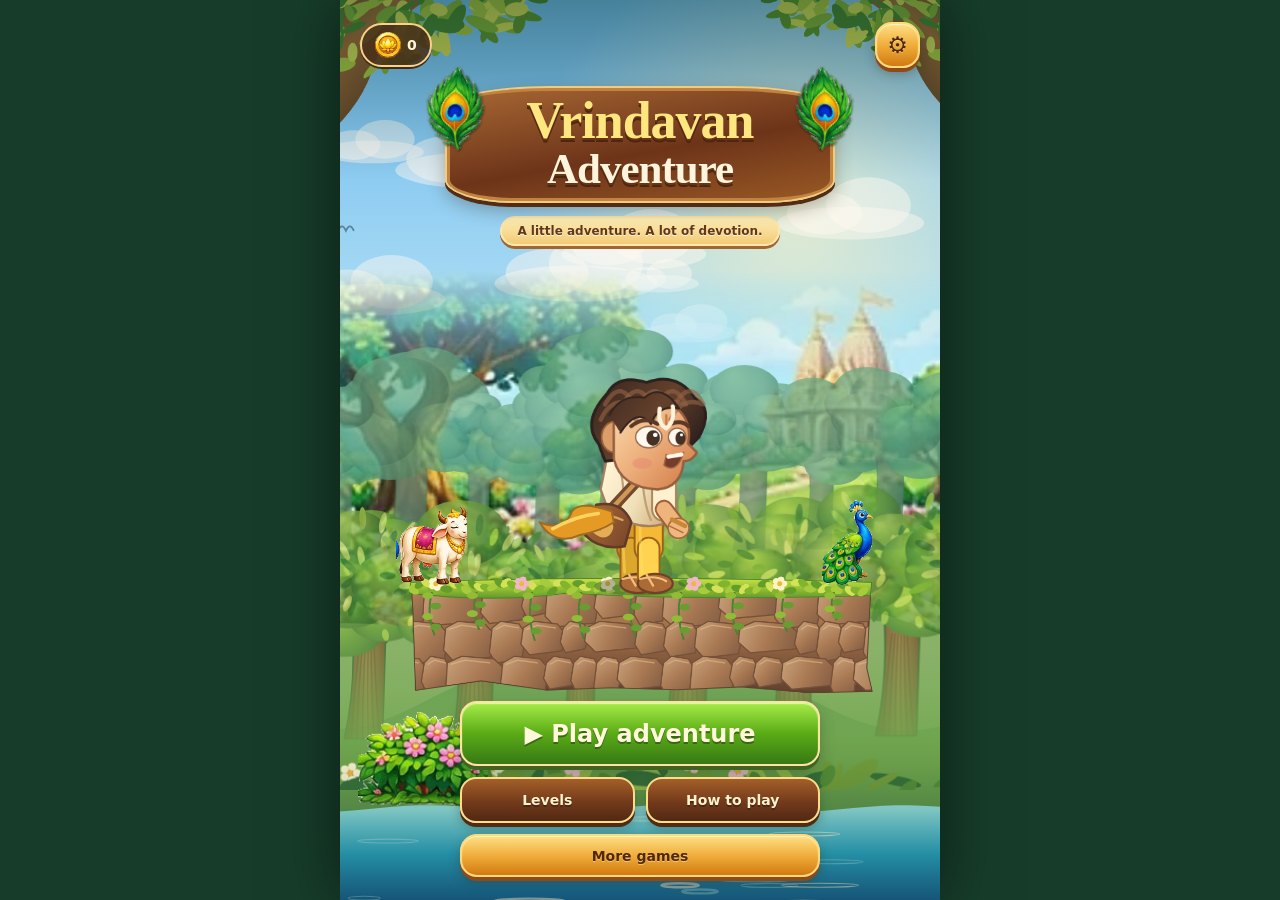
<file: vrindavan-adventure/index.html>
<!doctype html><html lang="en"><head><meta charset="utf-8"><meta name="viewport" content="width=device-width,initial-scale=1,viewport-fit=cover"><meta name="theme-color" content="#204b2b"><meta name="description" content="Explore Vrindavan, collect lotuses and help the goshala in a joyful devotional platform adventure."><link rel="manifest" href="manifest.webmanifest"><link rel="stylesheet" href="style.css?v=1.3"><title>Vrindavan Adventure — Lotus Quest</title></head><body><main id="app" data-page="home"><canvas id="world" aria-label="Vrindavan adventure game world"></canvas><div class="vignette"></div><section id="ui"></section><div id="modal"></div><div id="toast" role="status" aria-live="polite"></div><div id="loading" class="loading"><div class="spinner"></div>Entering Vrindavan…</div><noscript>Enable JavaScript to play Vrindavan Adventure.</noscript></main><script src="engine.js?v=1.3"></script><script src="visual.js?v=1.3"></script><script src="game.js?v=1.3"></script></body></html>
</file>
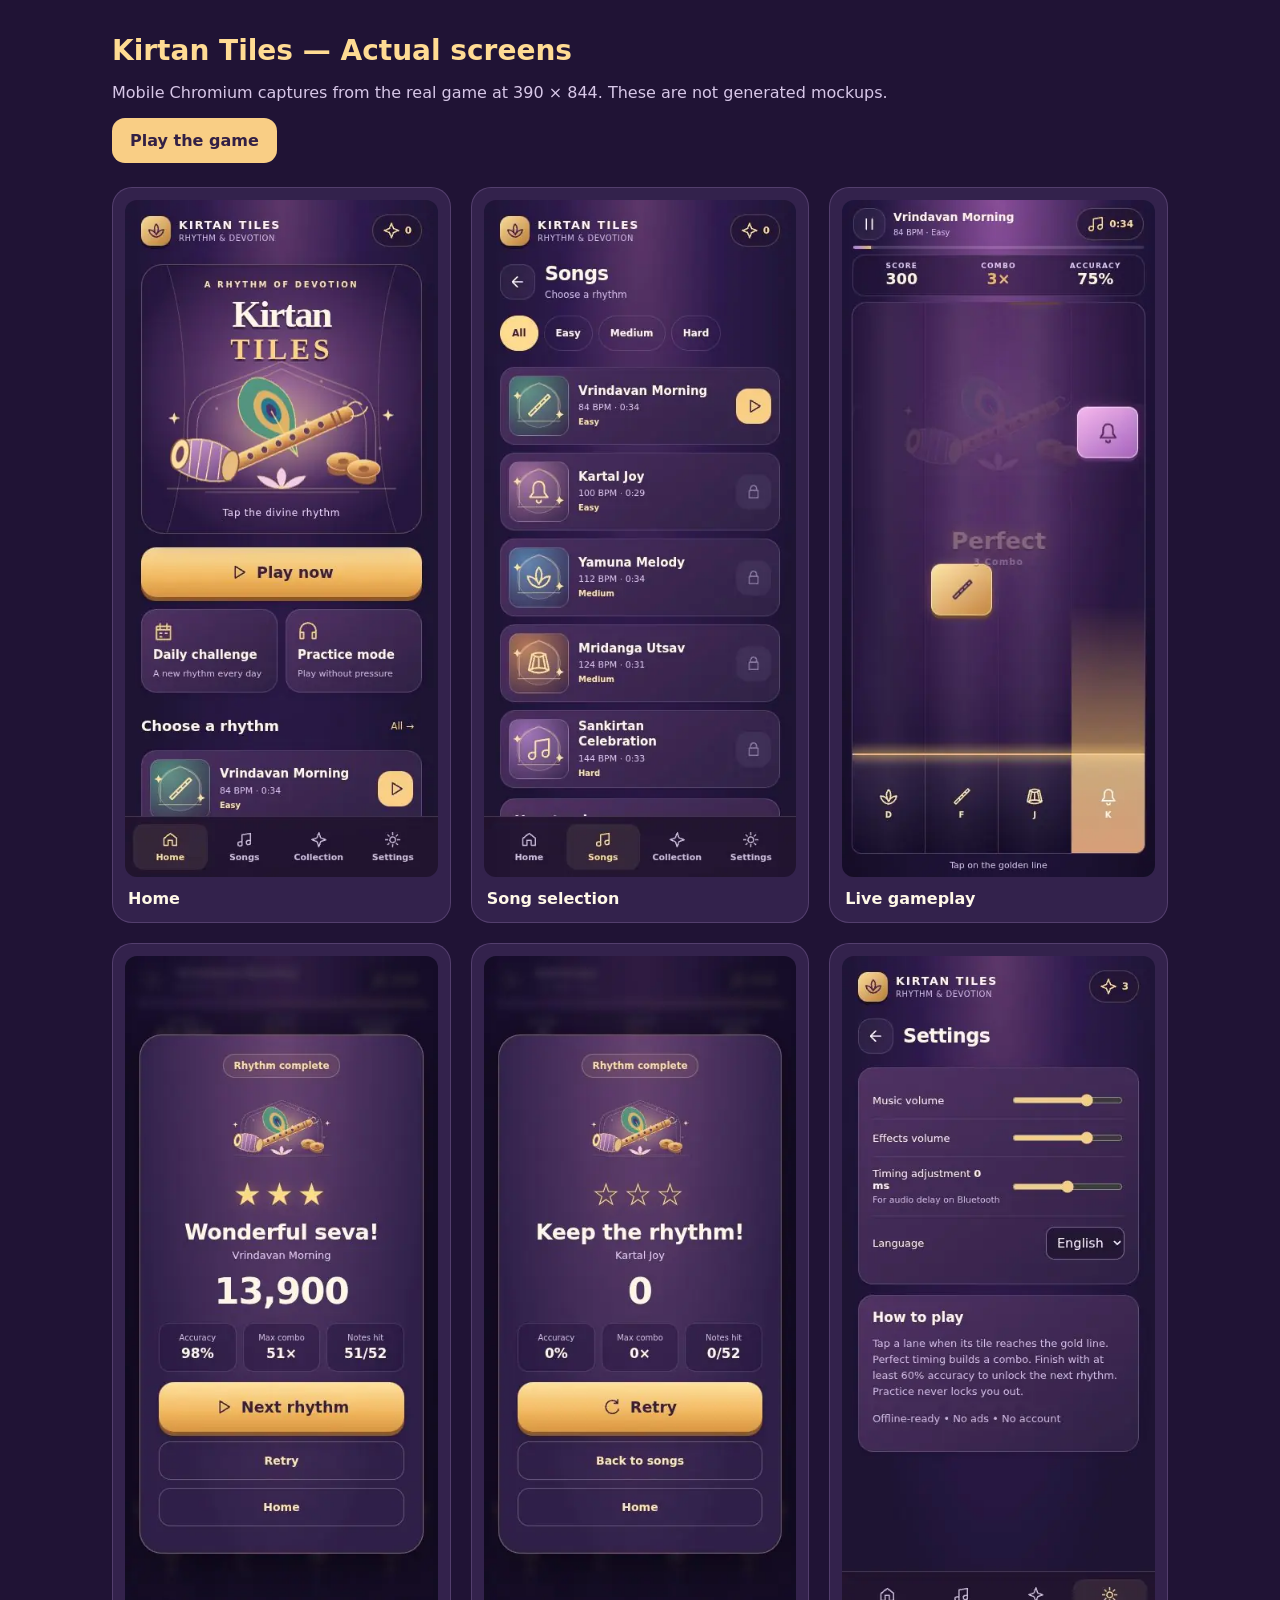
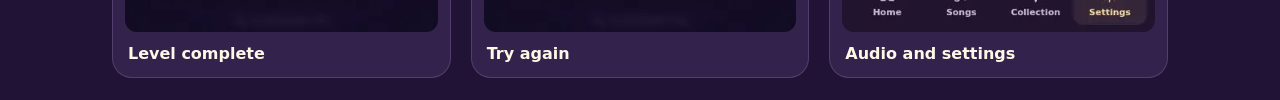
<file: kirtan-tiles/previews/index.html>
<!doctype html><html><head><meta charset="utf-8"><meta name="viewport" content="width=device-width,initial-scale=1"><title>Kirtan Tiles — Actual game screenshots</title><style>*{box-sizing:border-box}body{margin:auto;max-width:1100px;background:#201335;color:#fff8e7;font:16px system-ui;padding:22px}h1{color:#ffdb93;font-size:28px;margin:12px 0}p{color:#d7c7e8}a{color:#ffdb93}main{display:grid;grid-template-columns:repeat(auto-fit,minmax(min(100%,250px),1fr));gap:20px}figure{margin:0;padding:12px;background:#33224c;border:1px solid #9475ae55;border-radius:20px}img{display:block;width:100%;border-radius:12px}figcaption{margin:12px 3px 2px;font-weight:700}header{margin-bottom:24px}button{background:#f9ce85;color:#332045;padding:13px 18px;border-radius:13px;border:none;font:700 16px system-ui;cursor:pointer}</style></head><body><header><h1>Kirtan Tiles — Actual screens</h1><p>Mobile Chromium captures from the real game at 390 × 844. These are not generated mockups.</p><a href="../"><button>Play the game</button></a></header><main><figure><a href="home.webp"><img loading="lazy" src="home.webp" alt="Home"></a><figcaption>Home</figcaption></figure><figure><a href="songs.webp"><img loading="lazy" src="songs.webp" alt="Song selection"></a><figcaption>Song selection</figcaption></figure><figure><a href="gameplay.webp"><img loading="lazy" src="gameplay.webp" alt="Live gameplay"></a><figcaption>Live gameplay</figcaption></figure><figure><a href="win.webp"><img loading="lazy" src="win.webp" alt="Level complete"></a><figcaption>Level complete</figcaption></figure><figure><a href="lose.webp"><img loading="lazy" src="lose.webp" alt="Try again"></a><figcaption>Try again</figcaption></figure><figure><a href="settings.webp"><img loading="lazy" src="settings.webp" alt="Audio and settings"></a><figcaption>Audio and settings</figcaption></figure></main></body></html>
</file>
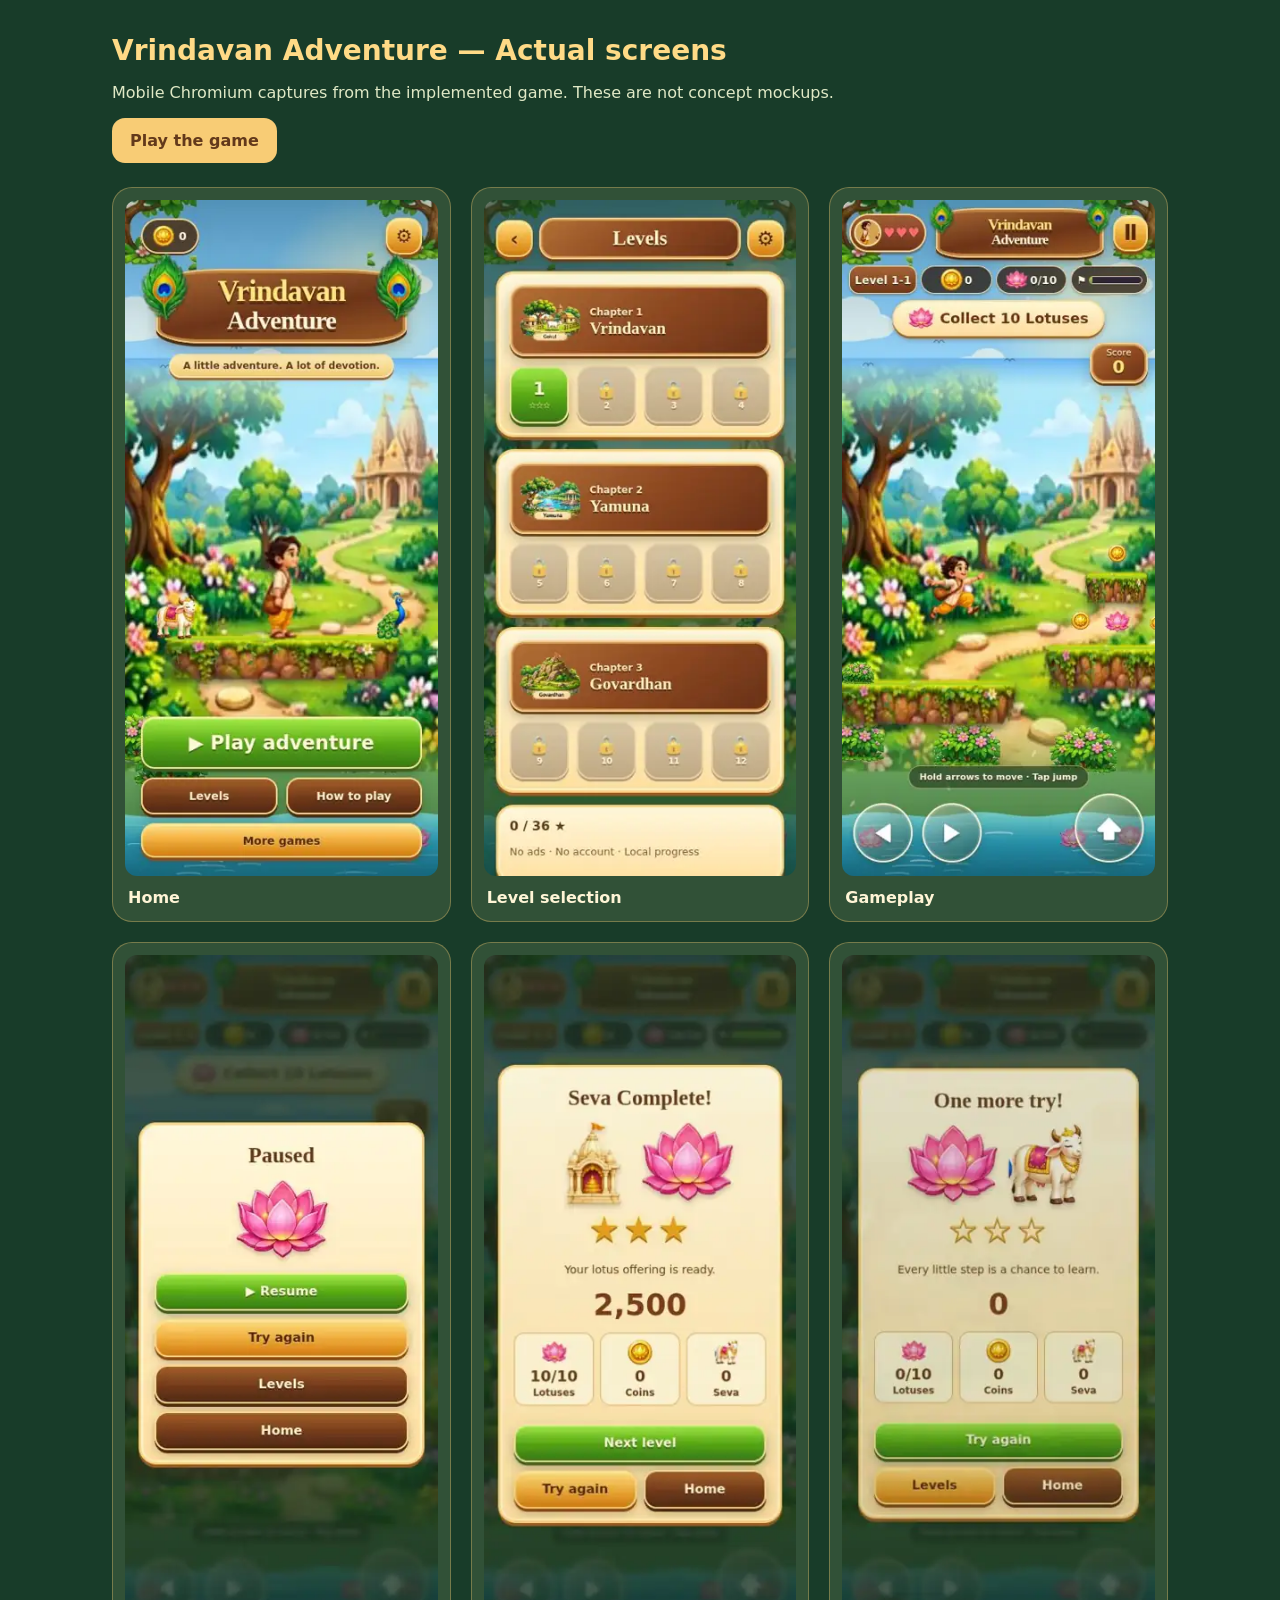
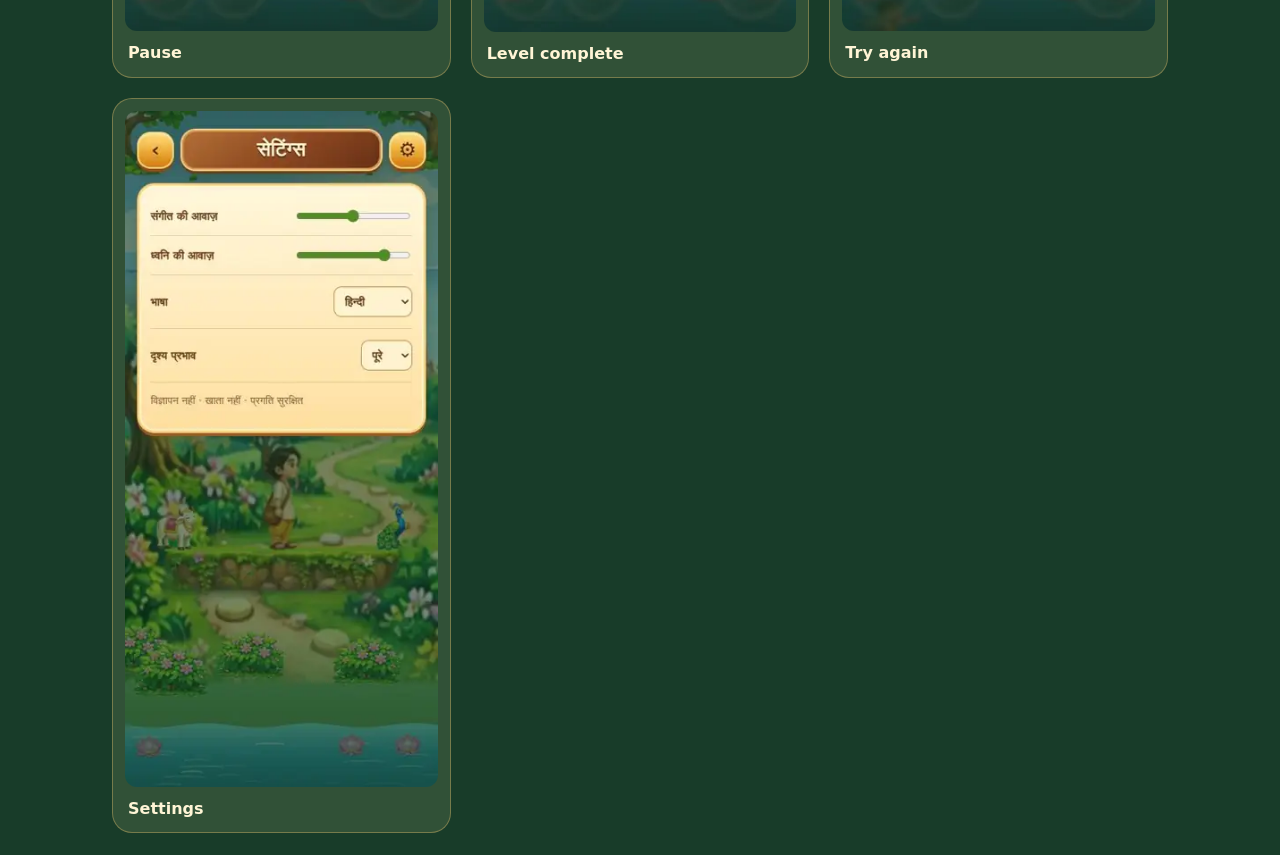
<file: vrindavan-adventure/previews/index.html>
<!doctype html><html><head><meta charset="utf-8"><meta name="viewport" content="width=device-width,initial-scale=1"><title>Vrindavan Adventure — Actual game screenshots</title><style>*{box-sizing:border-box}body{margin:auto;max-width:1100px;background:#183c29;color:#fff5d6;font:16px system-ui;padding:22px}h1{color:#ffda86;font-size:28px;margin:12px 0}p{color:#e0e9c6}a{color:#ffdb93}main{display:grid;grid-template-columns:repeat(auto-fit,minmax(min(100%,250px),1fr));gap:20px}figure{margin:0;padding:12px;background:#315137;border:1px solid #dfba6966;border-radius:20px}img{display:block;width:100%;border-radius:12px}figcaption{margin:12px 3px 2px;font-weight:700}header{margin-bottom:24px}.play{display:inline-block;background:#f8cc75;color:#63391b;padding:13px 18px;border-radius:13px;font-weight:800;text-decoration:none}</style></head><body><header><h1>Vrindavan Adventure — Actual screens</h1><p>Mobile Chromium captures from the implemented game. These are not concept mockups.</p><a class="play" href="../">Play the game</a></header><main><figure><a href="home.webp"><img loading="lazy" src="home.webp" alt="Home"></a><figcaption>Home</figcaption></figure><figure><a href="levels.webp"><img loading="lazy" src="levels.webp" alt="Level selection"></a><figcaption>Level selection</figcaption></figure><figure><a href="gameplay.webp"><img loading="lazy" src="gameplay.webp" alt="Gameplay"></a><figcaption>Gameplay</figcaption></figure><figure><a href="pause.webp"><img loading="lazy" src="pause.webp" alt="Pause"></a><figcaption>Pause</figcaption></figure><figure><a href="win.webp"><img loading="lazy" src="win.webp" alt="Level complete"></a><figcaption>Level complete</figcaption></figure><figure><a href="lose.webp"><img loading="lazy" src="lose.webp" alt="Try again"></a><figcaption>Try again</figcaption></figure><figure><a href="settings.webp"><img loading="lazy" src="settings.webp" alt="Settings"></a><figcaption>Settings</figcaption></figure></main></body></html>
</file>
<file: game.css>
:root{color-scheme:light;--gold:#ffce48;--edge:#aa5c17;--ink:#592713;--cream:#fff4d8;--purple:#72298a;--green:#3c9d02;--shadow:0 4px 0 #9c5018,0 6px 10px #40291455;--font:"Trebuchet MS",system-ui,-apple-system,sans-serif}*{box-sizing:border-box}html{background:#203c2a;min-height:100%;overscroll-behavior:none}body{margin:0;font-family:var(--font);font-weight:700;color:var(--ink);min-height:100dvh;user-select:none;-webkit-tap-highlight-color:transparent}button,select{font:inherit;color:inherit}button{cursor:pointer;touch-action:manipulation;min-height:44px;border:2px solid #ffce52;border-radius:17px;background:linear-gradient(#fffbea,#ffe7a8 58%,#ffcf83);box-shadow:var(--shadow),inset 0 0 0 2px #fff4d0;padding:7px 10px;transition:transform .12s,filter .12s;position:relative}button:active:not(:disabled){transform:translateY(2px) scale(.98);filter:brightness(.95);box-shadow:0 1px 0 #9c5018,inset 0 0 0 2px #fff4d0}button:focus-visible,select:focus-visible{outline:3px solid #047bd1;outline-offset:3px}button:disabled{opacity:.55;cursor:default}img{display:block;max-width:100%;object-fit:contain;pointer-events:none}.app{position:relative;isolation:isolate;width:min(100%,490px);margin:auto;min-height:100dvh;overflow:hidden;background:#acd5a1;display:flex;flex-direction:column;padding:env(safe-area-inset-top) 0 env(safe-area-inset-bottom);box-shadow:0 0 35px #0f2a2277}.scene{position:absolute;inset:0;z-index:-2;background:linear-gradient(#94d9fa22,#99cb5b11 55%,#e1ae77aa),url(assets/backgrounds/home.webp) center/cover no-repeat}.app[data-page="levels"] .scene{background-image:linear-gradient(#72d4f822,#f4f0ba22),url(assets/backgrounds/level-map.webp)}.app[data-page="mandir"] .scene{background-image:linear-gradient(#a7d9ea44,#d3a47466),url(assets/backgrounds/mandir.webp)}.app[data-page="events"] .scene{background-image:linear-gradient(#f9de9a44,#cfab7799),url(assets/backgrounds/festival.webp)}.app[data-page="shop"] .scene{background-image:linear-gradient(#ffeabb44,#d3a47499),url(assets/backgrounds/shop.webp)}.app[data-page="game"] .scene:before,.app[data-page="game"] .scene:after{content:"";position:absolute;width:9%;height:88%;top:10%;background-size:100% 100%;background-repeat:no-repeat;z-index:0}.app[data-page="game"] .scene:before{left:0;background-image:url(assets/reference/left-frame.webp)}.app[data-page="game"] .scene:after{right:0;background-image:url(assets/reference/right-frame.webp)}.resources{display:flex;gap:8px;align-items:center;justify-content:space-between;padding:8px 10px 2px;z-index:2}.resource{display:flex;align-items:center;gap:5px;justify-content:center;flex:1;min-width:0;height:34px;background:linear-gradient(#8f411a,#4c210d);color:#fff8d9;border:2px solid #f8bf44;border-radius:30px;box-shadow:0 2px 0 #8c501b,inset 0 0 0 1px #ffc86c;text-shadow:0 2px #38180a;font-size:clamp(12px,3.5vw,18px);white-space:nowrap}.resource img{width:34px;height:34px;margin-left:-7px;filter:drop-shadow(0 2px 1px #28190c88)}.resource .infinity{font-size:27px;color:#ffef8c;line-height:1}.app[data-page="game"] .resources{display:none}#screen{flex:1;position:relative;padding:0 12px 14px;min-width:0}.app[data-page="home"] #screen{padding:0 0 12px;display:flex;flex-direction:column}.brand-home{width:100%;height:auto;aspect-ratio:470/172;object-fit:cover;margin-top:1px}.tagline{align-self:center;margin:-2px auto 0;border:2px solid #e4a34b;border-radius:30px;padding:6px 17px;background:linear-gradient(#fff8da,#f9d08e);box-shadow:0 3px 4px #5d3a1c66;font-size:clamp(13px,4.2vw,19px);color:#582810;z-index:1}.home-hero{width:100%;aspect-ratio:470/267;object-fit:cover;display:block;margin-top:1px}.home-actions{position:relative;padding:0 9px 4px;background:linear-gradient(#d3a478,#e8bf8f 40%,#d7a97a);box-shadow:0 -4px 12px #704a2e33;flex:1;display:flex;flex-direction:column;justify-content:center}.home-actions:before,.home-actions:after{content:"";position:absolute;top:0;bottom:0;width:17%;background-size:100% 100%;z-index:0;pointer-events:none}.home-actions:before{left:0;background-image:url(assets/reference/floor-left.webp)}.home-actions:after{right:0;background-image:url(assets/reference/floor-right.webp)}.home-actions>*{z-index:1}.green{background:linear-gradient(#a8f54b 0%,#66cb09 25%,#4aa800 50%,#2b8402 100%);color:#fffde0;border:3px solid #ffc94b;box-shadow:0 4px 0 #9e5414,0 7px 10px #663d2166,inset 0 0 0 2px #dcff88;text-shadow:0 2px 1px #235809;font-weight:900}.purple{background:linear-gradient(#ca54d8,#892897 54%,#64207a);color:#fff6df;text-shadow:0 2px 1px #541360;box-shadow:var(--shadow),inset 0 0 0 2px #efa5f1}.play{font-size:clamp(29px,8vw,42px);width:65%;min-height:62px;border-radius:42px;display:flex;align-items:center;justify-content:center;gap:12px;margin:8px auto 12px;padding:12px 10px}.play .triangle{font-size:.86em;filter:drop-shadow(0 2px 1px #305609)}.quick{display:grid;grid-template-columns:repeat(5,minmax(0,1fr));gap:5px}.quick button{font-size:clamp(10px,2.8vw,13px);line-height:1.05;min-height:78px;padding:5px 1px;display:flex;flex-direction:column;align-items:center;justify-content:center;border-radius:18px}.quick img{height:40px;width:43px;margin-bottom:3px;object-fit:contain}.nav{display:grid;grid-template-columns:repeat(4,1fr);gap:3px;border:3px solid #ffc344;background:linear-gradient(#85389a,#5a1e71);box-shadow:inset 0 0 0 2px #f6b34f,0 -3px 8px #492a2455;border-radius:36px 36px 18px 18px;padding:6px 8px 5px;margin:5px 5px 7px;position:relative;z-index:3}.nav button{min-height:54px;font-size:12px;color:#fff8e2;background:transparent;border:0;box-shadow:none;padding:3px 0;text-shadow:0 1px #4a123d;display:grid;place-items:center;gap:2px;border-radius:21px}.nav img{width:32px;height:32px}.nav button.active{background:linear-gradient(#ffea78,#f9ac12);color:#5c2c0c;box-shadow:inset 0 0 0 2px #fff0a1,0 2px 4px #4e202d77;text-shadow:none}.nav.hidden{display:none}.top{display:flex;align-items:center;gap:8px;margin:12px 0}.top .ribbon{flex:1}.iconbtn{width:47px;height:47px;padding:3px;display:grid;place-items:center;border-radius:15px}.iconbtn img{width:38px;height:38px}.ribbon{position:relative;display:flex;align-items:center;justify-content:center;gap:7px;background:linear-gradient(#b83ec2,#8e279e 45%,#621978);color:#fff8e4;text-shadow:0 2px 1px #4f104f;border:2px solid #ffcc50;box-shadow:0 3px 0 #9b561a,inset 0 0 0 1px #f5a7e5;border-radius:24px;padding:8px 12px;text-align:center;font-size:clamp(18px,5vw,24px);line-height:1.1}.ribbon:before,.ribbon:after{content:"✦";color:#ffcb57;font-size:.65em;text-shadow:none}.panel{background:linear-gradient(#fff7dc,#ffdfaa);border:3px solid #ffc752;box-shadow:var(--shadow),inset 0 0 0 2px #fff7d2;border-radius:20px;padding:12px;margin:12px 0}.muted{font-weight:500;color:#77472e;font-size:13px;line-height:1.4}.tiny{font-size:11px;line-height:1.15}.game-head{display:grid;grid-template-columns:26% 1fr 44px;gap:6px;align-items:center;margin:5px -3px 0}.game-brand{width:100%;max-height:72px;object-fit:contain;filter:drop-shadow(0 2px 2px #66355455)}.game-head .ribbon{padding:6px 7px}.hud{display:grid;grid-template-columns:1fr 1.8fr;gap:6px;margin:5px 9px 0 22%;align-items:stretch}.stat{border:2px solid #f8be44;background:linear-gradient(#fff8db,#ffe1ab);border-radius:13px;box-shadow:0 2px 0 #a65d1b,inset 0 0 0 1px white;text-align:center;font-size:13px;padding:3px}.stat strong{display:block;color:#fff;font-size:clamp(18px,5.5vw,27px);background:linear-gradient(#a657bd,#672681);border:1px solid #c887d3;border-radius:10px;text-shadow:0 2px #5d1d62;line-height:1.15;padding:2px}.scorebody{display:flex;align-items:center;gap:5px}.scorebody strong{flex:1;background:linear-gradient(#b34b4c,#7f292c);border-color:#d18367}.meter{position:relative;display:flex;align-items:center;justify-content:space-around;width:48%;height:11px;background:#963c34;border:1px solid #8c3a17;border-radius:9px;box-shadow:inset 0 1px 2px #411c1b;isolation:isolate}.meter:before{content:"";position:absolute;left:0;top:0;bottom:0;width:var(--progress,0%);border-radius:9px;background:linear-gradient(#b4fa57,#4ca10a);z-index:-1}.meter img{width:22%;height:auto}.objective-row{display:grid;grid-template-columns:30% 1fr;align-items:end;margin:8px 6px 4px;min-height:82px;position:relative}.mascot-game{width:100%;max-height:115px;object-fit:contain;align-self:end;filter:drop-shadow(0 2px 2px #64482b66);animation:idle 4s ease-in-out infinite;transform-origin:bottom center}.objective{position:relative;padding:14px 7px 7px;margin:13px 0 3px;min-width:0}.objective .ribbon{position:absolute;left:50%;top:-14px;transform:translateX(-50%);font-size:14px;min-width:100px;padding:4px 9px}.targets{display:flex;align-items:center;justify-content:space-around;gap:5px;min-height:43px}.target{display:flex;align-items:center;justify-content:center;gap:3px;font-size:clamp(17px,5vw,23px);min-width:0}.target img{width:clamp(27px,9vw,43px);height:clamp(27px,9vw,43px)}.target .target-label{display:block;font-size:10px;line-height:1}.target .done{color:#349015}.board-wrap{position:relative;margin:0 auto;width:min(94%,430px);padding:4px;border:3px solid #ffd34c;border-radius:19px;background:linear-gradient(#b5a0ed,#5f3c98);box-shadow:0 3px 0 #a76125,inset 0 0 0 2px #e9c8ff,0 6px 12px #59432f66}.board{position:relative;display:grid;grid-template-columns:repeat(7,minmax(0,1fr));grid-template-rows:repeat(8,minmax(0,1fr));gap:2px;touch-action:none;user-select:none;aspect-ratio:7/8;overflow:hidden;border-radius:12px}.tile{position:relative;display:grid;place-items:center;min-width:0;min-height:0;aspect-ratio:1;padding:0;border:1px solid #a99bdd;border-radius:7px;overflow:visible;background:linear-gradient(#a797d8,#6951ab);box-shadow:inset 0 1px 2px #e5dbff;transition:none;isolation:isolate}.tile:active:not(:disabled){transform:none;filter:none;box-shadow:inset 0 1px 2px #e5dbff}.tile .piece{width:100%;height:100%;object-fit:cover;border-radius:6px;transform-origin:50% 50%;will-change:transform}.tile .power{position:absolute;width:91%;height:91%;object-fit:contain;inset:4%;filter:drop-shadow(0 0 4px #fff28e);animation:glow 1.8s ease-in-out infinite;z-index:2}.tile.selected{outline:2px solid #fff7a1;z-index:4;box-shadow:0 0 9px #ffdd18}.tile.selected .piece{transform:scale(.91)}.tile.hint .piece{animation:hint .65s ease-in-out 3}.tile .moss{position:absolute;inset:0;background:linear-gradient(135deg,#2d961d90,#73b34a44);border:2px solid #79db37;border-radius:6px;pointer-events:none;z-index:0}.tile .moss:after{content:"";position:absolute;width:34%;height:34%;left:2%;bottom:2%;background:url(assets/extras/tulsi-leaves.png) center/contain no-repeat}.tile .piece{position:relative;z-index:1}.tile .moss+.piece{opacity:.87}.tile .hit{position:absolute;inset:0;z-index:5;border-radius:5px;background:#fffdd0;opacity:.75;animation:flash .26s forwards}.tile .piece.pop,.tile .power.pop{animation:pop .24s forwards}.tile .piece.drop,.tile .power.drop{animation:drop .27s cubic-bezier(.25,.8,.4,1.08) both;--from:0px}.combo{position:absolute;left:50%;top:44%;transform:translate(-50%,-50%);z-index:8;color:#fff8ac;text-shadow:0 2px #9d4210,0 0 6px #ff7f14,0 4px #7a3025;font-size:clamp(23px,7vw,35px);white-space:nowrap;pointer-events:none;animation:combo .8s ease-out forwards}.boosters{display:grid;grid-template-columns:repeat(3,1fr);gap:9px;background:linear-gradient(#87339e,#5d1d79);border:3px solid #ffcb49;border-radius:26px;padding:7px 12px;margin:12px 2px 5px;box-shadow:var(--shadow),inset 0 0 0 1px #e4a4d8}.boosters button{position:relative;display:flex;flex-direction:column;align-items:center;justify-content:center;min-height:67px;font-size:clamp(10px,3.2vw,14px);padding:4px 2px;line-height:1.05}.boosters img{width:39px;height:39px;object-fit:contain;margin-bottom:2px}.boosters .count{position:absolute;top:-5px;right:-4px;border:1px solid #ffe37b;border-radius:50%;min-width:21px;height:21px;display:grid;place-items:center;background:linear-gradient(#7ce321,#349b02);color:white;font-size:12px;box-shadow:0 2px 2px #5c3618}.boosters .chosen{outline:3px solid #fef6a5;box-shadow:0 0 12px #ffdc00}.game-foot{display:flex;justify-content:space-between;align-items:center;gap:4px;padding:4px 12px;font-size:11px;color:#643b23}.game-foot button{font-size:12px;padding:3px 8px;min-height:32px;border-radius:12px}.app[data-page="game"] #screen{display:flex;flex-direction:column;justify-content:center;padding:0 7px 6px;min-height:100dvh}.chapters{display:flex;gap:6px;overflow-x:auto;scrollbar-width:thin;padding:5px 0 10px}.chapters button{white-space:nowrap;font-size:12px;min-height:39px}.map{position:relative;min-height:740px;aspect-ratio:440/780;border:3px solid #ffcc54;border-radius:23px;background:linear-gradient(#d8f0a144,#a6c26055),url(assets/backgrounds/level-map.webp) center/cover;overflow:hidden;box-shadow:var(--shadow)}.map svg{position:absolute;inset:0;width:100%;height:100%;pointer-events:none}.map .landmark{position:absolute;width:35%;object-fit:contain;filter:drop-shadow(0 3px 3px #4b643944);pointer-events:none}.node{position:absolute;width:46px;height:46px;min-height:0;transform:translate(-50%,-50%);border-radius:50%;background:linear-gradient(#b742cf,#7a2d9a);color:white;text-shadow:0 2px #541e69;border:3px solid #ffce63;box-shadow:0 3px 0 #8f4f24,inset 0 0 0 1px #f1b1ec;font-size:17px;padding:0;display:grid;place-items:center;z-index:2}.node:active:not(:disabled){transform:translate(-50%,-47%) scale(.96)}.node:disabled{opacity:1;background:linear-gradient(#c7c5cc,#777781);border-color:#e6e0de;color:white}.node.current{background:linear-gradient(#73ecff,#1683dc);box-shadow:0 0 0 3px #ffe258,0 0 13px #ffed6b,inset 0 0 0 1px white;animation:current 2s infinite}.node .mapstars{position:absolute;bottom:-10px;left:50%;transform:translateX(-50%);display:flex;gap:0}.mapstars img{width:14px;height:14px}.node .lock{width:24px;height:24px}.node .locked-number{position:absolute;font-size:9px;bottom:0;right:-5px;background:#5a5661;border-radius:8px;padding:1px 4px}.chapter-footer{display:flex;gap:8px;justify-content:space-between;margin:10px 0}.mandir-stage{position:relative;aspect-ratio:1.05;overflow:hidden;border:3px solid #ffcc54;border-radius:18px;background:url(assets/backgrounds/mandir.webp) center/cover;box-shadow:var(--shadow)}.mandir-stage .deity{position:absolute;left:50%;top:47%;width:30%;height:40%;object-fit:contain;transform:translate(-50%,-50%);border-radius:8px;box-shadow:0 0 15px #ffbb5c77}.placed{position:absolute;width:var(--size,23%);height:var(--size,23%);transform:translate(-50%,-50%);object-fit:contain;filter:drop-shadow(0 3px 2px #4f331c66);animation:place .35s ease-out}.catalog{display:grid;grid-template-columns:repeat(2,minmax(0,1fr));gap:9px}.catalog .item{min-width:0;text-align:center;background:linear-gradient(#fff9e5,#ffdea5);border:2px solid #f3bb51;border-radius:15px;padding:8px 5px;box-shadow:0 2px 2px #b6763833;display:flex;flex-direction:column;align-items:center;gap:5px}.catalog .item img{height:66px;width:90%;object-fit:contain}.catalog .item button{width:100%;font-size:12px;margin-top:auto;min-height:36px;padding:4px 3px}.catalog .item.applied{border:2px solid #67b91b;box-shadow:inset 0 0 0 2px #bcf18d}.catalog .item .check{color:#308b16;font-size:11px}.catalog-tabs{display:flex;gap:4px;overflow:auto;padding:8px 0}.catalog-tabs button{flex:1;white-space:nowrap;font-size:12px;min-height:38px}.shop-grid{display:grid;grid-template-columns:repeat(3,minmax(0,1fr));gap:6px}.shop-grid .item img{height:68px}.shop-grid .item .muted{font-size:11px;line-height:1.2}.shop-grid .item{font-size:13px}.reward-days{display:grid;grid-template-columns:repeat(4,minmax(0,1fr));gap:6px;margin:12px 0}.reward-days .item{font-size:11px}.reward-days .item img{height:37px}.reward-days .item.today{border-color:#7fc728;background:#efffc5}.reward-days .item:last-child{grid-column:auto}.event-art{height:124px;width:100%;object-fit:cover;border:2px solid #f8bf4a;border-radius:12px;margin:8px 0}.wide{width:100%;display:flex;justify-content:center;align-items:center;gap:8px;min-height:48px;font-size:17px}.wide img{width:26px;height:26px}.switchrow{display:flex;justify-content:space-between;align-items:center;gap:10px;padding:12px 2px;border-bottom:1px solid #e5b47e}.switchrow select{max-width:60%;padding:8px;border:2px solid #e6a84e;border-radius:12px;background:#fff5da}.switchrow button{min-width:76px}.profile-row{display:flex;gap:12px;align-items:center}.profile-row>img{width:90px;height:100px;object-fit:contain}.stat-grid{display:grid;grid-template-columns:1fr 1fr;gap:9px}.stat-grid .stat{padding:12px 6px}.overlay{position:fixed;inset:0;z-index:20;display:flex;align-items:center;justify-content:center;background:#291b40a8;padding:12px;backdrop-filter:blur(2px)}.dialog{position:relative;width:min(100%,448px);max-height:94dvh;overflow:auto;padding:14px;background:linear-gradient(#fff6d8,#ffdfa8);border:4px solid #ffc448;border-radius:26px;box-shadow:0 6px 0 #945022,0 15px 35px #22113799,inset 0 0 0 2px #fff4b9;text-align:center;animation:dialog .3s cubic-bezier(.17,.8,.35,1.12) both}.dialog.result{background:linear-gradient(#fff6d2d9,#ffdfabc9),url(assets/backgrounds/home.webp) center/cover}.dialog h2,.dialog h3{margin:9px 0}.dialog .ribbon{margin:-2px 0 10px;font-size:24px}.dialog .wide{margin-top:10px}.dialog .result-art{display:flex;align-items:center;justify-content:center;gap:12px;margin:8px 0}.result-art img{width:36%;height:108px;object-fit:contain;filter:drop-shadow(0 2px 1px #8d5d3f77)}.result-score{flex:1;background:#fff3c9;border:2px solid #f3bf50;border-radius:16px;padding:8px 6px}.result-score strong{display:block;font-size:36px;color:#7b174f}.stars{display:flex;justify-content:center;align-items:center;gap:8px;margin:12px auto 4px}.stars img{width:24%;max-height:85px;filter:drop-shadow(0 4px 4px #d2832677);animation:star .5s cubic-bezier(.15,.85,.35,1.2) both}.stars img:nth-child(2){width:29%;max-height:100px;animation-delay:.1s}.stars img:nth-child(3){animation-delay:.2s}.reward-line{display:flex;justify-content:center;align-items:center;gap:15px;margin:8px 0}.reward-line span{display:flex;gap:5px;align-items:center;font-size:18px}.reward-line img{width:33px;height:33px}.dialog .smallpanel{background:#fff5d5;border:2px solid #efb859;border-radius:14px;padding:10px;margin:8px 0}.dialog .smallpanel h3{font-size:15px;margin:0 0 8px}.dialog .hinttext{font-weight:500;font-size:14px;line-height:1.4;color:#74452b}.dialog .close{position:absolute;right:5px;top:5px;min-height:36px;width:36px;z-index:2}.dialog .rowbtn{display:grid;grid-template-columns:1fr 1fr;gap:8px;margin-top:8px}.dialog .rowbtn button{font-size:13px}.story-art{width:100%;height:120px;object-fit:contain;margin:8px 0}.particle{position:fixed;top:-40px;pointer-events:none;z-index:30;width:18px;height:28px;animation:petal 2.1s linear both;background:linear-gradient(135deg,#ffbdd6,#e93395);border-radius:85% 12% 85% 12%;box-shadow:0 0 3px #fff7b5}.particle.gold{background:linear-gradient(135deg,#fff5a1,#f4aa1b);border-radius:50%;width:12px;height:12px}.toast{position:fixed;bottom:calc(80px + env(safe-area-inset-bottom));left:50%;transform:translateX(-50%);z-index:50;max-width:90%;width:max-content;padding:11px 15px;background:#502360;color:white;border:2px solid #ffc94d;border-radius:20px;box-shadow:0 4px 10px #1c102b77;text-align:center;font-size:13px}.toast:empty{display:none}.loading{padding:25px;text-align:center}.no-motion *, .no-motion *:before,.no-motion *:after{animation-duration:.001ms!important;transition:none!important}@keyframes idle{50%{transform:translateY(-3px) rotate(-1deg)}}@keyframes glow{50%{filter:drop-shadow(0 0 7px #fff4a2)}}@keyframes hint{50%{transform:scale(.83);filter:brightness(1.25)}}@keyframes pop{45%{transform:scale(1.2);opacity:1}100%{transform:scale(.08);opacity:0}}@keyframes drop{from{transform:translateY(var(--from));opacity:.8}to{transform:translateY(0);opacity:1}}@keyframes flash{to{opacity:0}}@keyframes combo{0%{transform:translate(-50%,-20%) scale(.65);opacity:0}20%{transform:translate(-50%,-50%) scale(1.12);opacity:1}100%{transform:translate(-50%,-100%) scale(1);opacity:0}}@keyframes dialog{from{transform:scale(.85);opacity:0}to{transform:scale(1);opacity:1}}@keyframes star{from{transform:scale(.05) rotate(-25deg);opacity:0}to{transform:scale(1) rotate(0);opacity:1}}@keyframes current{50%{box-shadow:0 0 0 4px #ffe258,0 0 18px #ffed6b}}@keyframes place{from{transform:translate(-50%,-50%) scale(.5);opacity:0}to{transform:translate(-50%,-50%) scale(1);opacity:1}}@keyframes petal{to{transform:translate(var(--drift),110dvh) rotate(480deg);opacity:.2}}@media(max-height:700px) and (min-width:320px){.app[data-page="game"] .board-wrap{width:min(88%,calc((100dvh - 235px)*.875))}.game-brand{max-height:56px}.objective-row{min-height:64px}.mascot-game{max-height:80px}.boosters{margin-top:7px}.boosters button{min-height:51px}.boosters img{height:29px;width:29px}}@media(min-width:490px){.app[data-page="game"] .board-wrap{width:min(94%,calc((100dvh - 245px)*.875),430px)}}@media(max-width:350px){.quick{gap:3px}.quick img{width:33px;height:33px}.quick button{min-height:66px;border-radius:13px}.resource img{width:28px;height:28px}.resources{gap:4px;padding:6px}.boosters{padding:5px;gap:5px}.panel{padding:8px}.node{width:42px;height:42px}.game-head .ribbon{font-size:16px}}@media(prefers-reduced-motion:reduce){*,*:before,*:after{animation-duration:.001ms!important;transition:none!important}}

/* 2.3 stable mobile board and responsive map */
.app{width:100%;max-width:490px;min-width:0;min-height:100vh;min-height:100dvh}
#screen{width:100%;min-width:0;max-width:100%;padding-bottom:90px}
.app[data-page="home"] #screen{padding-bottom:90px}
.nav:not(.hidden){position:fixed;left:50%;bottom:env(safe-area-inset-bottom,0px);transform:translateX(-50%);width:calc(100% - 12px);max-width:478px;margin:0 0 6px;z-index:9}
.map{width:100%;max-width:100%;min-width:0;aspect-ratio:auto;height:clamp(1080px,280vw,1240px);min-height:0;overflow:hidden}
.map .node{width:clamp(40px,11vw,48px);height:clamp(40px,11vw,48px)}
.map .landmark{z-index:0;opacity:.94}.map .node.current{z-index:3}
.app[data-page="game"] #screen{min-height:100vh;min-height:100dvh;padding-bottom:8px;justify-content:flex-start;gap:3px}
.app[data-page="game"] .board-wrap{width:min(96%,430px,calc((100dvh - 250px)*.875));min-width:min(100%,245px);max-width:100%;margin:auto}
.tile{display:block;overflow:visible;isolation:auto;min-height:0;min-width:0}
.tile .piece{position:absolute;inset:4%;width:92%;height:92%;object-fit:contain;border-radius:0;filter:drop-shadow(0 2px 1px #39204c80);will-change:auto}
.tile .power{inset:4%;width:92%;height:92%;animation:none;filter:drop-shadow(0 0 4px #ffec83)}
.tile.has-power .piece{opacity:0}
.tile .piece.drop,.tile .power.drop{animation:gemFall .28s cubic-bezier(.24,.68,.35,1.04) both}
.tile .piece.pop,.tile .power.pop{animation:gemPop .19s ease-in both}
.tile .hit{background:radial-gradient(circle,#fffbd4 0%,#ffe27266 30%,transparent 70%);animation:flash .20s forwards;pointer-events:none}
.tile .moss+.piece{opacity:1}.tile.has-power .moss+.piece{opacity:0}
.tile.selected .piece{transform:scale(.94)}.tile.selected{outline:2px solid #fff5ad;outline-offset:-1px}
.tile .spark{position:absolute;z-index:7;left:50%;top:50%;width:5px;height:5px;background:#fff7ad;border-radius:50%;box-shadow:0 0 4px #ffc62e;pointer-events:none;animation:gemSpark .27s ease-out forwards}
.tile [hidden]{display:none!important}.board.is-busy .tile{cursor:progress}
.target b{font-variant-numeric:tabular-nums}
@keyframes gemFall{0%{transform:translateY(var(--from))}85%{transform:translateY(2px)}100%{transform:translateY(0)}}
@keyframes gemPop{0%{transform:scale(1);opacity:1}35%{transform:scale(1.14);opacity:1}100%{transform:scale(.22);opacity:0}}
@keyframes gemSpark{from{transform:translate(-50%,-50%) scale(1);opacity:1}to{transform:translate(calc(-50% + var(--dx)),calc(-50% + var(--dy))) scale(.2);opacity:0}}
@media(max-height:700px){.app[data-page="game"] .board-wrap{width:min(96%,430px,calc((100dvh - 220px)*.875))}.objective-row{margin-top:3px}.boosters{margin-top:4px}.game-foot{padding-bottom:4px}}
@media(prefers-reduced-motion:reduce){.tile .spark{display:none}}

.tile:not(.has-power) .piece{opacity:1}.tile.has-power .piece{opacity:0}.tile .power[hidden]{display:none!important}.tile .piece,.tile .power{pointer-events:none}

/* Mandir scene: anchored decorations and clear altar. */
.mandir-stage{aspect-ratio:1.05;isolation:isolate;background-position:center;}
.mandir-stage .deity{left:50%;top:49%;width:34%;height:44%;z-index:3;box-shadow:none;filter:drop-shadow(0 2px 4px #7a3e2355)}
.mandir-stage .placed{z-index:4;filter:drop-shadow(0 3px 2px #53342055);height:auto;max-height:var(--size);object-fit:contain;pointer-events:none}
.mandir-stage .placed[data-slot="3"]{top:12%!important;width:46%!important;max-height:22%;object-fit:fill;z-index:2}
.mandir-stage .placed[data-slot="13"]{z-index:1;width:70%!important;max-height:48%;top:28%!important}
.mandir-stage .placed[data-slot="0"]{z-index:5}
.mandir-stage .placed[data-slot="6"]{max-height:26%}
.mandir-stage .placed[data-slot="7"]{z-index:1}
.mandir-stage .placed[data-slot="9"]{z-index:2}
.catalog-tabs{scrollbar-width:none;gap:5px;padding:8px 1px 11px;overscroll-behavior-x:contain}
.catalog-tabs::-webkit-scrollbar{display:none}
.catalog-tabs button{flex:0 0 auto;min-height:40px;padding:7px 12px}
.app[data-page="mandir"] .catalog .item img{width:100%;height:84px;object-fit:contain;object-position:center}
.app[data-page="mandir"] .catalog .item{min-width:0}
.app[data-page="mandir"] #screen{padding-bottom:110px}

.volume-slider{width:44%;min-width:80px;accent-color:#8a399c;cursor:pointer;touch-action:pan-y}.switchrow label{max-width:53%;font-size:14px}
</file>
<file: vrindavan-adventure/style.css>
*{box-sizing:border-box}html,body{margin:0;background:#173d2a;color:#fff5db;font-family:system-ui,-apple-system,sans-serif;overscroll-behavior:none}body{height:100vh;height:100dvh;overflow:hidden}button,input,select{font:inherit}button{cursor:pointer;color:inherit;touch-action:manipulation;-webkit-tap-highlight-color:transparent;border:0}button:focus-visible,input:focus-visible,select:focus-visible{outline:3px solid #fff8af;outline-offset:3px}button:disabled{opacity:.55;cursor:default}#app{position:relative;width:100%;max-width:600px;height:100vh;height:100dvh;margin:auto;overflow:hidden;isolation:isolate;background:#82c9ef;box-shadow:0 0 60px #0008}#world{display:block;width:100%;height:100%;position:absolute;inset:0;touch-action:none}#ui{position:absolute;inset:0;pointer-events:none;z-index:2}#ui button,#ui input,#ui select,#ui .scroll{pointer-events:auto}.vignette{position:absolute;inset:0;background:linear-gradient(#193b2480,transparent 22%,transparent 76%,#173d2a70);pointer-events:none;z-index:1}.gold{border:2px solid #ffda7d;background:linear-gradient(#ffdf86,#efac39 52%,#d17a11);color:#51270e;border-radius:17px;box-shadow:0 4px 0 #8e4a18,0 5px 12px #35281555,inset 0 1px 1px #fff7bd;font-weight:900;min-height:46px;text-shadow:0 1px #fff1b080}.gold:active,.woodbtn:active,.green:active{transform:translateY(2px);box-shadow:0 2px 0 #6f421f}.green{background:linear-gradient(#a6ec48,#5aab16 50%,#377915);border:2px solid #ffe3a1;color:#fff9da;font-weight:900;box-shadow:0 4px 0 #416321,0 7px 15px #1c361c55,inset 0 1px 1px #d9ffb0;border-radius:17px;min-height:52px;text-shadow:0 2px #3d6518}.woodbtn{background:linear-gradient(#a45f29,#733a1b 55%,#512914);border:2px solid #ffdb8a;border-radius:16px;color:#fff3ce;font-weight:800;text-shadow:0 2px #4a2816;box-shadow:0 4px 0 #512c13,0 5px 12px #1a301d55;min-height:46px}.wood{border:2px solid #f7d18a;border-radius:19px;background:linear-gradient(145deg,#b37137,#8d4821 52%,#673017);box-shadow:0 3px 0 #6e401a,0 7px 16px #272f2455,inset 0 0 0 2px #d59852;color:#fff5d3;text-shadow:0 2px #512710}.brand{font-family:Georgia,'Times New Roman',serif;position:relative;text-align:center;line-height:.89;letter-spacing:-1px;text-shadow:0 2px #683511,0 4px #4c2514;color:#ffe780;font-weight:900;padding:10px 5px 12px;background:linear-gradient(170deg,#a96934,#6d3419 55%,#9a5a25);border:2px solid #f5ca78;border-radius:27% 27% 18% 18%/20%;box-shadow:0 3px 0 #532c16,inset 0 0 0 3px #c18341,0 4px 10px #38261366}.brand strong{display:block;font-size:clamp(17px,5vw,24px)}.brand span{display:block;font-size:clamp(16px,4.5vw,21px);color:#fff5dd;margin-top:3px}.brand .feather{position:absolute;width:30px;height:37px;object-fit:contain;top:-9px;left:-10px;transform:rotate(-30deg);filter:drop-shadow(0 1px 1px #372015)}.brand .feather.r{right:-10px;left:auto;transform:scaleX(-1) rotate(-30deg)}.hud{position:absolute;top:calc(8px + env(safe-area-inset-top,0px));left:9px;right:9px;display:flex;flex-direction:column;gap:8px}.hudrow{display:flex;gap:8px;align-items:center;justify-content:space-between}.hudrow.first{height:66px}.hudrow.first .brand{flex:1;max-width:218px;margin:0 4px}.lives{display:flex;align-items:center;gap:2px;background:linear-gradient(#a45c36,#6c341b);border:2px solid #ffd482;border-radius:35px;padding:5px 6px 5px 4px;box-shadow:0 3px 2px #47291377;white-space:nowrap;position:relative;min-width:94px}.avatar{width:34px;height:34px;border-radius:50%;background:#d6a352 url(assets/hero.webp) 2px 0px / 105px 34px no-repeat;border:2px solid #ffe6a2;flex-shrink:0}.heart{font-size:17px;line-height:1;color:#ff6b72;text-shadow:0 1px 1px #5c1a1b}.heart.off{color:#57392d}.pausebtn{width:43px;height:45px;min-height:0;display:grid;place-items:center;font-size:26px}.hudrow.second{display:grid;grid-template-columns:.82fr 1fr 1fr 1.08fr;gap:5px}.stat{height:35px;padding:4px 6px;display:flex;justify-content:center;align-items:center;gap:3px;font-size:clamp(12px,3.5vw,15px);font-weight:900;white-space:nowrap;border:1.5px solid #ffe0a0;background:#30241bd1;border-radius:25px;box-shadow:0 2px 3px #182d3655;text-shadow:0 1px #000}.stat.level{background:linear-gradient(#a96535,#703616);border-radius:12px}.stat img{width:27px;height:27px;object-fit:contain}.progress{width:100%;height:10px;background:#2d2536;border:1px solid #e1cda9;border-radius:7px;overflow:hidden}.progress i{display:block;height:100%;background:linear-gradient(#a5ef49,#4d9e14);width:0;transition:width .14s}.goal{align-self:center;display:flex;align-items:center;gap:8px;max-width:95%;border:2px solid #ffde92;background:linear-gradient(#fff7d6,#ffdca0);border-radius:28px;padding:7px 18px;color:#6e3214;font-size:clamp(15px,4.6vw,19px);font-weight:900;box-shadow:0 3px 0 #a76629,0 4px 8px #2225;text-shadow:0 1px #fff0b5}.goal img{width:31px;height:27px;object-fit:contain}.goal.done{background:linear-gradient(#e3ffae,#a9dd68);color:#31521d}.scorebox{align-self:flex-end;padding:5px 14px;text-align:center;font-size:11px;line-height:1.12;margin-top:0}.scorebox b{display:block;color:#ffe875;font-size:22px;letter-spacing:.5px;font-variant-numeric:tabular-nums}.combobox{text-align:right;align-self:flex-end;margin-top:-3px;background:linear-gradient(#ba712e,#7b3318);border:1.5px solid #ffd877;border-radius:12px;color:#ffe6a0;padding:4px 8px;font-size:12px;font-weight:900;box-shadow:0 0 12px #ffc34a88;animation:pulse .35s}.combobox[hidden]{display:none}.controls{position:absolute;bottom:calc(17px + env(safe-area-inset-bottom,0px));left:14px;right:14px;display:flex;align-items:flex-end;justify-content:space-between;touch-action:none;pointer-events:none}.dirpad{display:flex;gap:12px}.control{touch-action:none;pointer-events:auto;border:2.5px solid #fff4d9;background:linear-gradient(145deg,#ffffff50,#1b402d78);border-radius:50%;width:clamp(65px,19vw,88px);height:clamp(65px,19vw,88px);box-shadow:0 5px 10px #263b264d,inset 0 0 0 2px #ffffff25;display:grid;place-items:center;user-select:none;color:#fff}.control svg{width:48%;height:48%;filter:drop-shadow(0 2px 2px #1d342d88)}.control.jump{width:clamp(76px,22vw,100px);height:clamp(76px,22vw,100px)}.control.pressed{background:linear-gradient(#f9de8188,#62954acc);transform:scale(.94);box-shadow:0 0 18px #ffda8c88}.hintbar{position:absolute;bottom:calc(109px + env(safe-area-inset-bottom,0px));left:50%;transform:translateX(-50%);padding:7px 13px;background:#2d4529bd;border:1px solid #ffde8b88;border-radius:20px;white-space:nowrap;font-size:11px;font-weight:750;text-shadow:0 1px #111}.home-screen{position:absolute;inset:0;display:flex;flex-direction:column;padding:calc(22px + env(safe-area-inset-top,0px)) 20px calc(23px + env(safe-area-inset-bottom,0px));align-items:center;justify-content:space-between;gap:10px}.home-screen .topline{width:100%;display:flex;align-items:center;justify-content:space-between}.topline .pill{padding:7px 13px;border:2px solid #f9d18a;border-radius:30px;background:#493019dd;display:flex;align-items:center;gap:6px;font-size:14px;font-weight:900;box-shadow:0 2px 0 #442916}.pill img{width:26px;height:26px;object-fit:contain}.topline .gold{width:45px;height:45px;font-size:23px}.home-logo{width:min(89%,390px);margin-top:8px}.home-logo strong{font-size:clamp(33px,9.5vw,52px)}.home-logo span{font-size:clamp(30px,8.2vw,43px);margin-top:6px}.home-logo .feather{width:61px;height:73px;left:-22px;top:-15px}.home-logo .feather.r{right:-22px;left:auto}.tagline{margin-top:13px;background:linear-gradient(#fff0b8,#f2ca75);border:2px solid #ffe7a9;border-radius:24px;color:#643719;padding:6px 15px;text-align:center;font-size:12px;font-weight:850;text-shadow:0 1px #fff6dc;box-shadow:0 3px 0 #a36532}.home-middle{flex:1;min-height:60px;display:grid;place-items:center}.home-actions{width:min(100%,360px);display:grid;grid-template-columns:1fr 1fr;gap:11px}.home-actions .play{grid-column:1/-1;font-size:24px;height:65px}.home-actions button:not(.play){padding:10px;font-size:14px}.home-actions .small{grid-column:1/-1;font-size:12px;min-height:43px}.screen-head{display:flex;justify-content:space-between;align-items:center;gap:8px;margin:4px 0 15px}.screen-head button{width:46px;font-size:25px}.screen-head h1{margin:0;flex:1;text-align:center;padding:10px;font-family:Georgia,serif;font-size:25px}.scroll{position:absolute;inset:0;overflow:auto;padding:calc(18px + env(safe-area-inset-top,0px)) 15px calc(24px + env(safe-area-inset-bottom,0px));background:linear-gradient(#183c2494,#153e2599)}.cream{color:#683916;background:linear-gradient(#fff7db,#ffdfa0);border:3px solid #ffd27a;border-radius:22px;box-shadow:0 4px 0 #9a5b25,0 10px 20px #223e2455,inset 0 0 0 2px #fff6d1;padding:14px;margin:0 0 15px;text-shadow:none}.cream h2{font-family:Georgia,serif;margin:0 0 9px;font-size:21px}.chapter-banner{position:relative;display:flex;gap:12px;align-items:center;min-height:77px;padding:10px 11px;margin-bottom:12px}.chapter-banner img{width:75px;height:65px;object-fit:contain}.chapter-banner h2{margin:0;color:#fff3c9}.chapter-banner small{font-size:12px;font-weight:650;opacity:.9}.level-grid{display:grid;grid-template-columns:repeat(4,1fr);gap:10px}.levelnode{display:flex;flex-direction:column;align-items:center;justify-content:center;min-height:72px;border-radius:18px;font-size:22px;line-height:1.2}.levelnode small{font-size:11px;letter-spacing:-1px;color:#ffed9c;white-space:nowrap}.levelnode:not(.green) small{color:#fff2bd}.levelnode[disabled]{background:linear-gradient(#b8a891,#8a7b68);border-color:#d6c2a7;color:#eee5d7;box-shadow:0 3px 0 #736553}.levelnode[disabled] small{color:#fff}.settingsrow{display:flex;align-items:center;justify-content:space-between;gap:12px;border-bottom:1px solid #b9894b55;padding:14px 0;font-weight:750;font-size:14px}.settingsrow:last-child{border:0}.settingsrow input[type=range]{width:44%;accent-color:#518d24}.settingsrow select{border-radius:10px;background:#fff3d0;color:#6b3616;border:1px solid #c78c45;padding:9px;max-width:48%}.muted{font-size:13px;color:#815c39;line-height:1.5;font-weight:500}.overlay{position:absolute;inset:0;background:#13291ac4;backdrop-filter:blur(3px);z-index:7;display:grid;place-items:center;padding:17px;pointer-events:auto}.dialog{width:min(100%,420px);max-height:88dvh;overflow:auto;text-align:center;margin:0;padding:19px 17px 15px;animation:pop .25s ease-out}.dialog h2{font-size:27px;margin:4px 0 10px}.dialog p{font-size:14px;line-height:1.5}.dialog button{width:100%;margin-top:10px;min-height:48px}.dialog .split{display:grid;grid-template-columns:1fr 1fr;gap:9px}.resultart{display:flex;justify-content:center;align-items:center;gap:3px;height:110px}.resultart img{width:115px;height:103px;object-fit:contain;filter:drop-shadow(0 4px 3px #5c3b2444)}.resultstars{font-size:45px;color:#e6a11b;text-shadow:0 2px #985719,0 0 12px #ffdc6b;margin:2px 0;letter-spacing:3px}.resultscore{font-size:37px;font-weight:900;color:#7b3c17;line-height:1.1}.metrics{display:grid;grid-template-columns:repeat(3,1fr);gap:8px;margin:13px 0}.metrics>div{background:#fff5d4;border:1px solid #dbad64;border-radius:13px;padding:8px 3px;display:flex;flex-direction:column;align-items:center;gap:3px;font-size:12px;font-weight:700}.metrics img{width:31px;height:31px;object-fit:contain}.metrics b{font-size:19px}.loading{position:absolute;inset:0;display:grid;place-content:center;justify-items:center;gap:18px;background:linear-gradient(#91d2ed,#a3c76e);color:#463217;font-size:19px;font-weight:900;z-index:20}.loading[hidden]{display:none}.spinner{width:42px;height:42px;border:5px solid #fff8c6;border-top-color:#98622b;border-radius:50%;animation:spin .8s linear infinite}#toast{position:absolute;left:50%;bottom:calc(125px + env(safe-area-inset-bottom,0px));transform:translate(-50%,10px);max-width:90%;width:max-content;background:#402d1fe9;color:#fff5d6;border:1px solid #ffe091;border-radius:18px;box-shadow:0 3px 12px #24392466;padding:10px 15px;text-align:center;font-weight:750;font-size:13px;opacity:0;pointer-events:none;transition:opacity .18s,transform .18s;z-index:9}#toast.on{opacity:1;transform:translate(-50%,0)}@keyframes spin{to{transform:rotate(360deg)}}@keyframes pop{from{transform:scale(.88);opacity:0}to{transform:scale(1);opacity:1}}@keyframes pulse{50%{transform:scale(1.06)}}@media(max-width:350px){.hud{left:5px;right:5px;gap:6px}.hudrow{gap:5px}.lives{min-width:79px;padding:3px}.avatar{width:25px;height:25px;background-size:77px 25px}.heart{font-size:14px}.pausebtn{width:36px;height:40px}.stat img{width:23px;height:23px}.stat{font-size:12px}.brand strong{font-size:16px}.brand span{font-size:16px}.home-logo strong{font-size:34px}.home-logo span{font-size:29px}.dirpad{gap:8px}}@media(max-height:580px){.hudrow.first{height:47px}.hudrow.second .stat{height:29px}.goal{padding:4px 12px;font-size:14px}.scorebox{padding:3px 10px}.scorebox b{font-size:16px}.controls{bottom:10px}.control{width:58px;height:58px}.control.jump{width:65px;height:65px}.hintbar{display:none}.home-screen{gap:4px;padding:8px 20px 10px}.home-logo{max-width:230px}.home-logo strong{font-size:30px}.home-logo span{font-size:25px}.home-logo .feather{width:40px;height:47px}.home-actions .play{height:50px}.home-actions{gap:6px}.home-actions button:not(.play){min-height:40px;padding:6px}.tagline{margin-top:6px}}@media(prefers-reduced-motion:reduce){*,*:before,*:after{animation-duration:.01ms!important;transition:none!important}}
/* Brighter game scene and safe-area refinements */
.vignette{background:linear-gradient(#14361e45,transparent 19%,transparent 82%,#173d2a4d)}.hudrow.first .brand{min-width:0}.home-logo{box-shadow:0 4px 0 #532c16,inset 0 0 0 3px #c18341,0 8px 18px #38261355}.goal{white-space:normal;text-align:center}.scorebox{min-width:72px}.control{background:linear-gradient(145deg,#ffffff56,#294b3280)}

/* V1.2: cleaner mobile HUD, GPU-friendly controls, no live CSS blur. */
#world{image-rendering:auto}.control{will-change:transform;transition:transform .10s ease,background-color .10s ease;backdrop-filter:none!important}.control.pressed{transform:scale(.92)}.hud .stat{backdrop-filter:none!important}.vignette{background:linear-gradient(#17351e66,transparent 20%,transparent 82%,#142d3855)}.avatar{background-size:105px 34px}.hud .goal{box-shadow:0 3px 0 #ac7536,0 5px 10px #39281844}

/* High contrast game controls and score. */
.control{border-width:2px;background:#263e4a70;box-shadow:inset 0 0 0 3px #ffffff16,0 5px 14px #0d392b40}.control.pressed{background:#f4c97565}.hud .stat{border-color:#ffe7ad}.hud .goal{font-size:clamp(14px,4vw,18px)}
</file>
